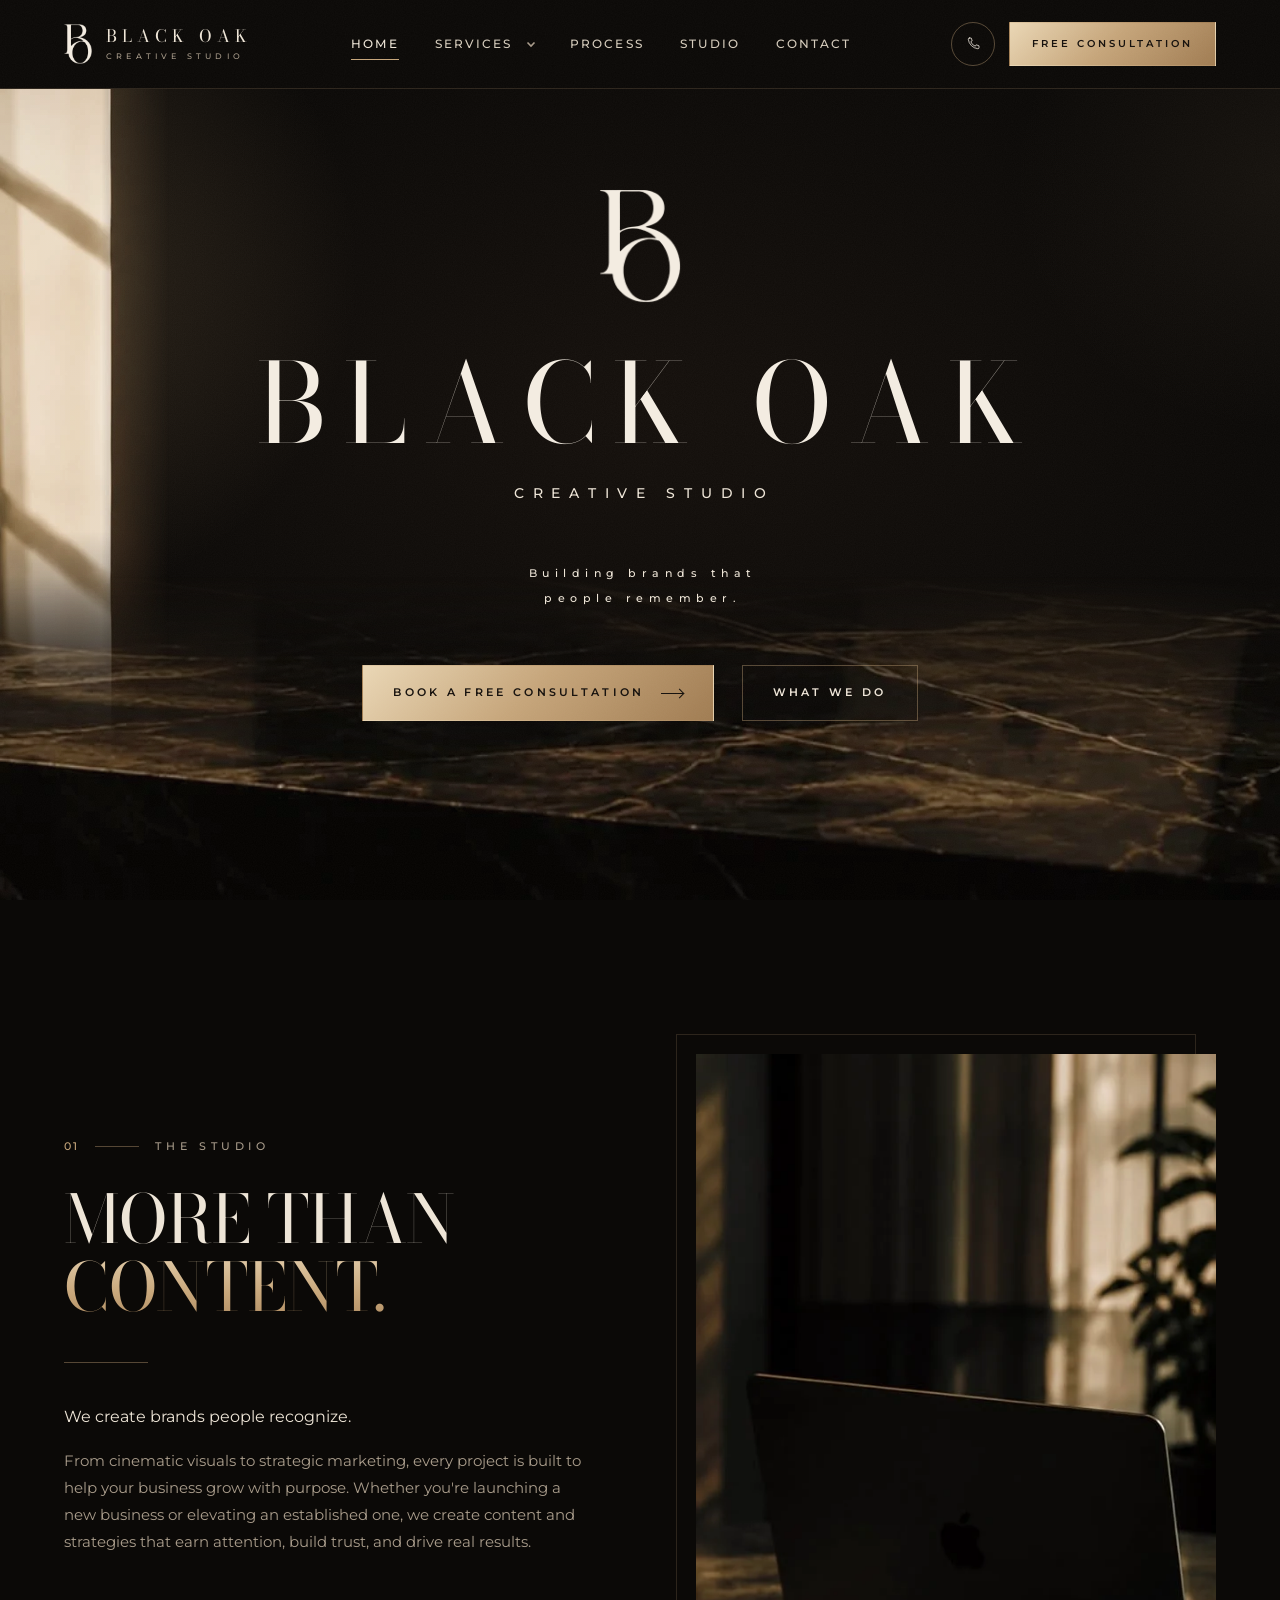
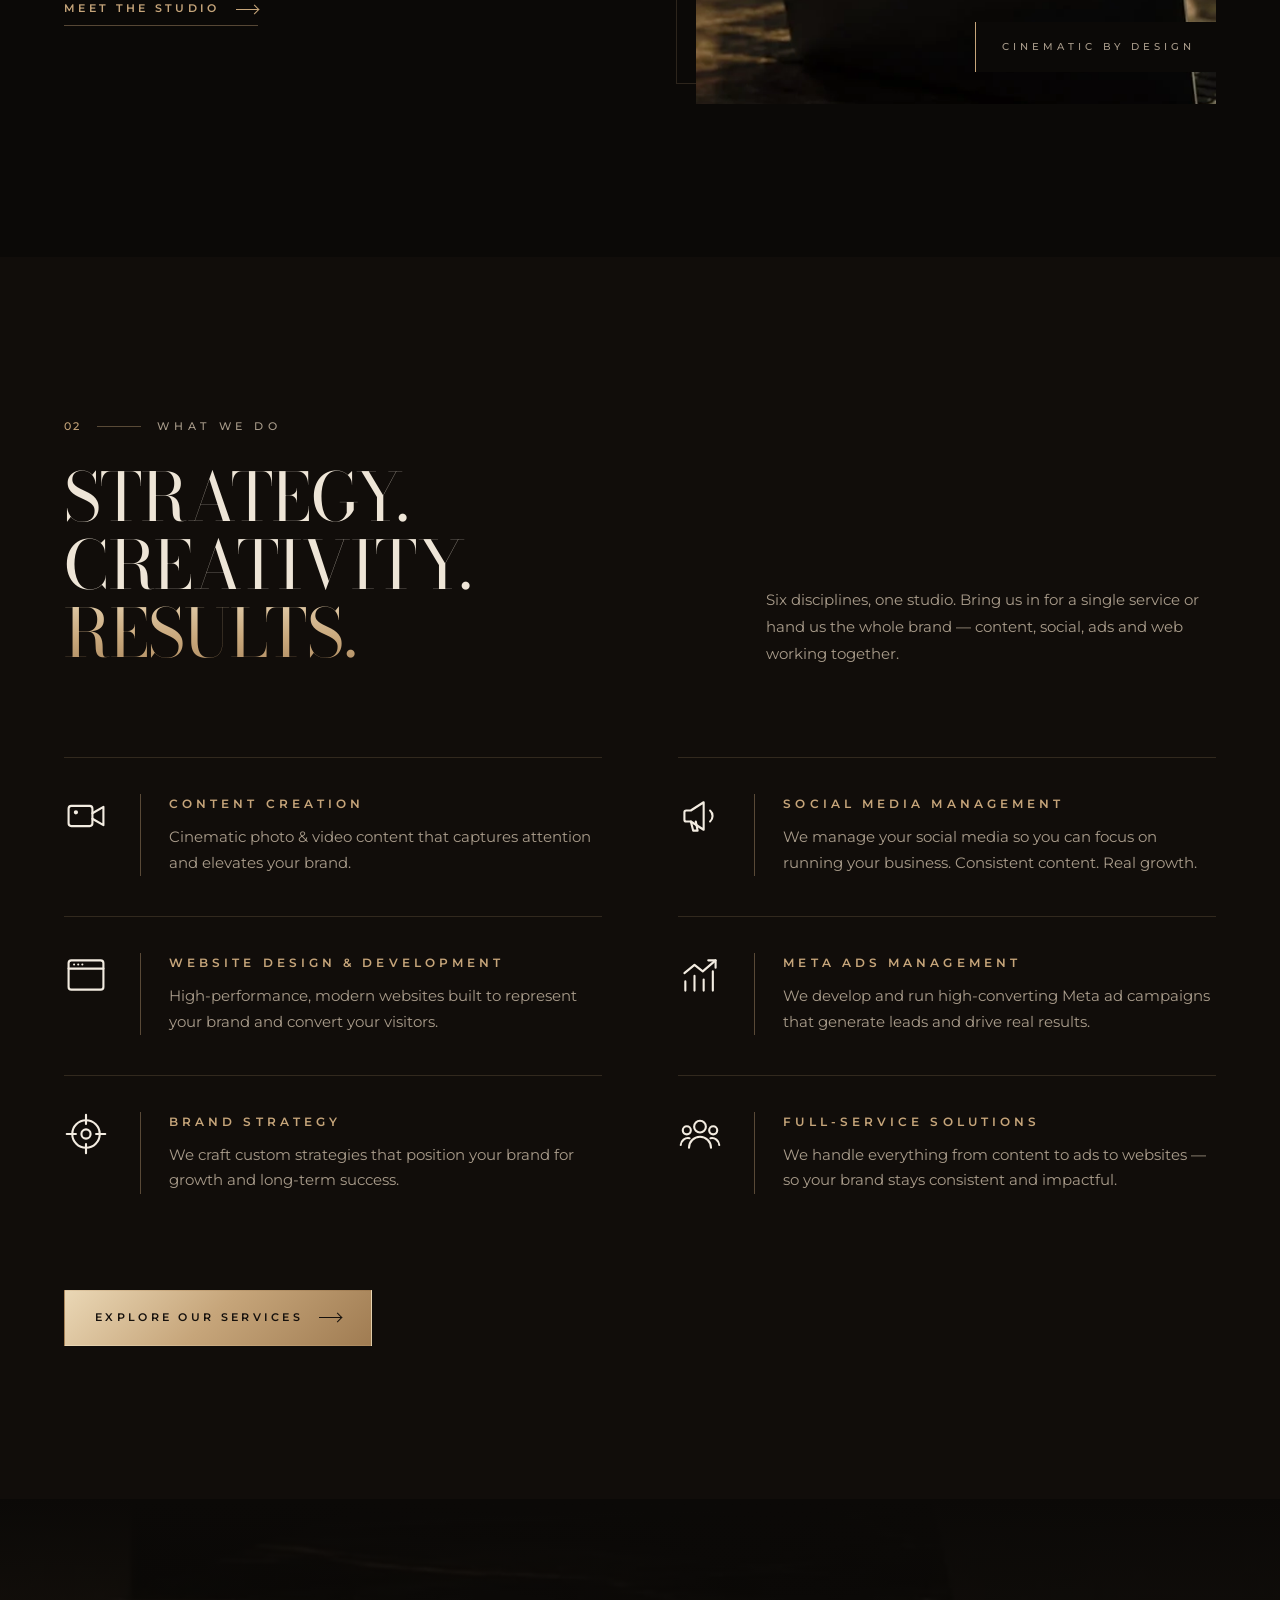
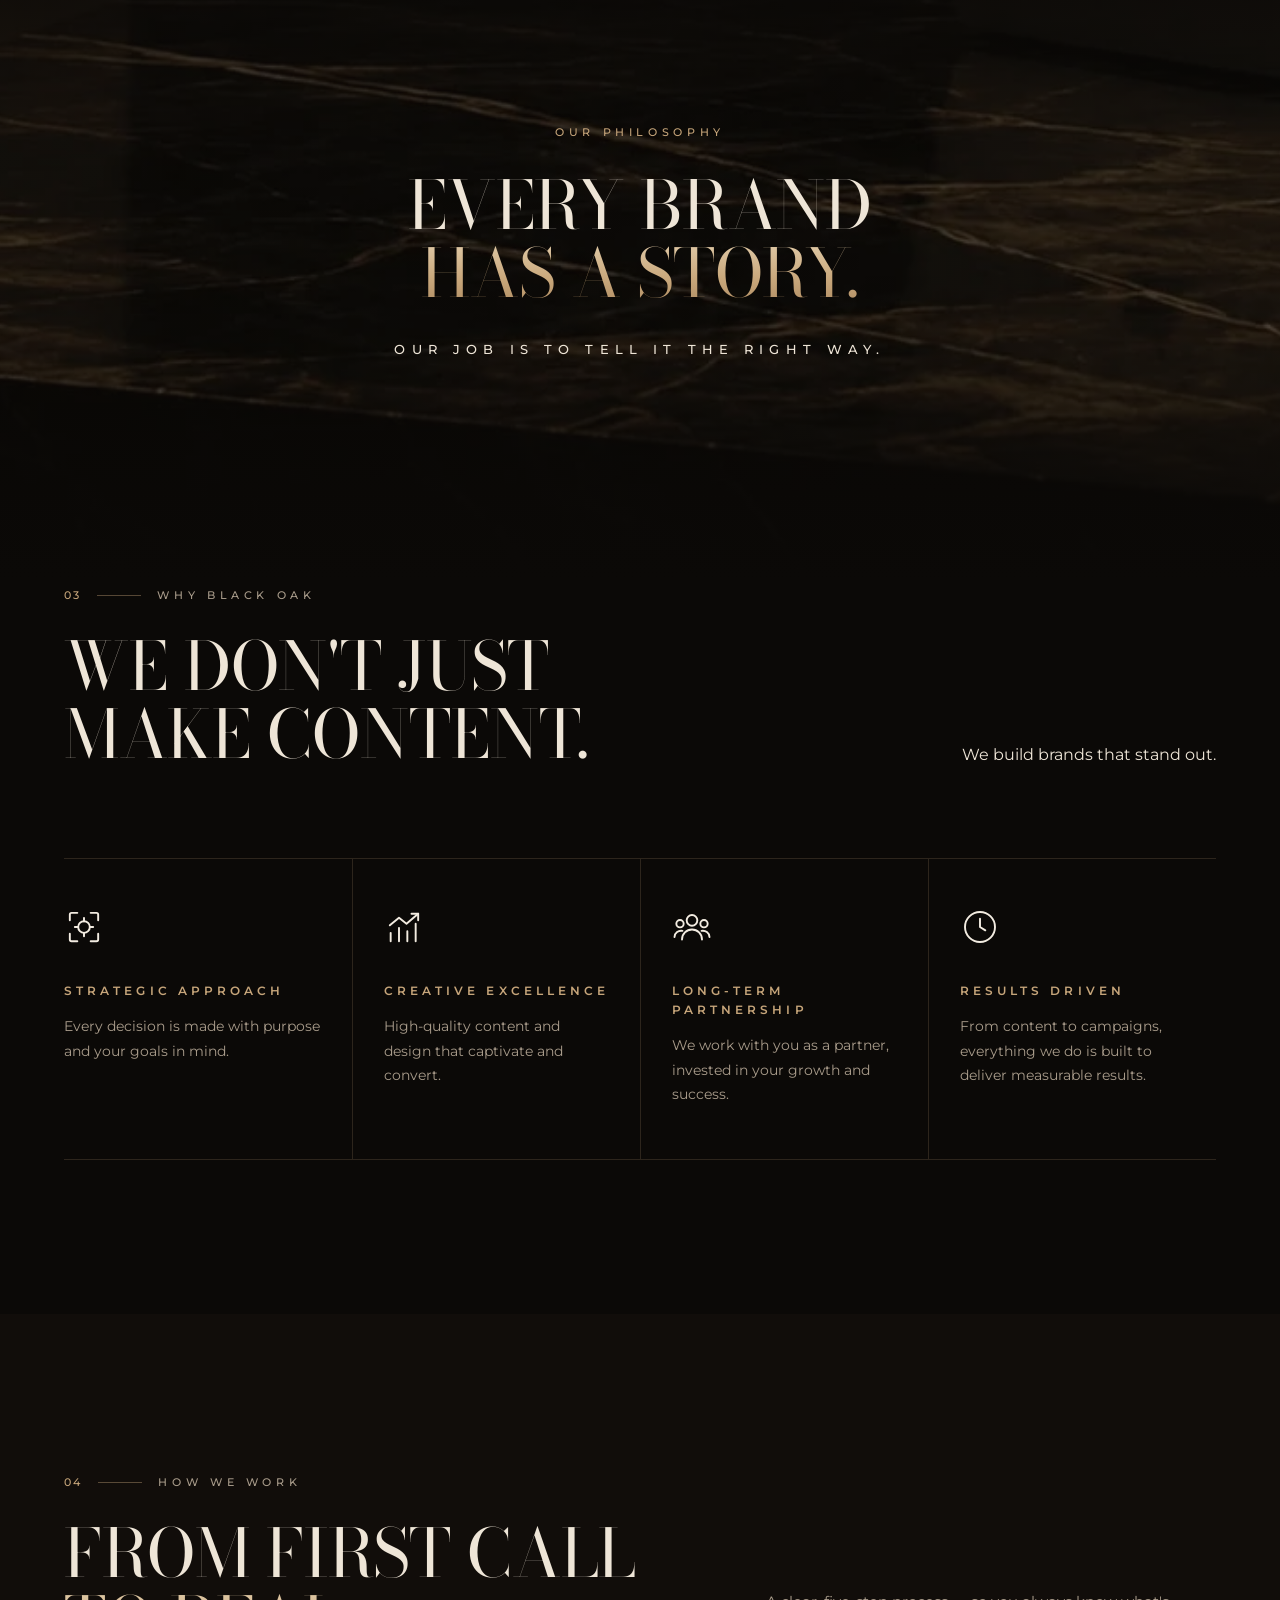
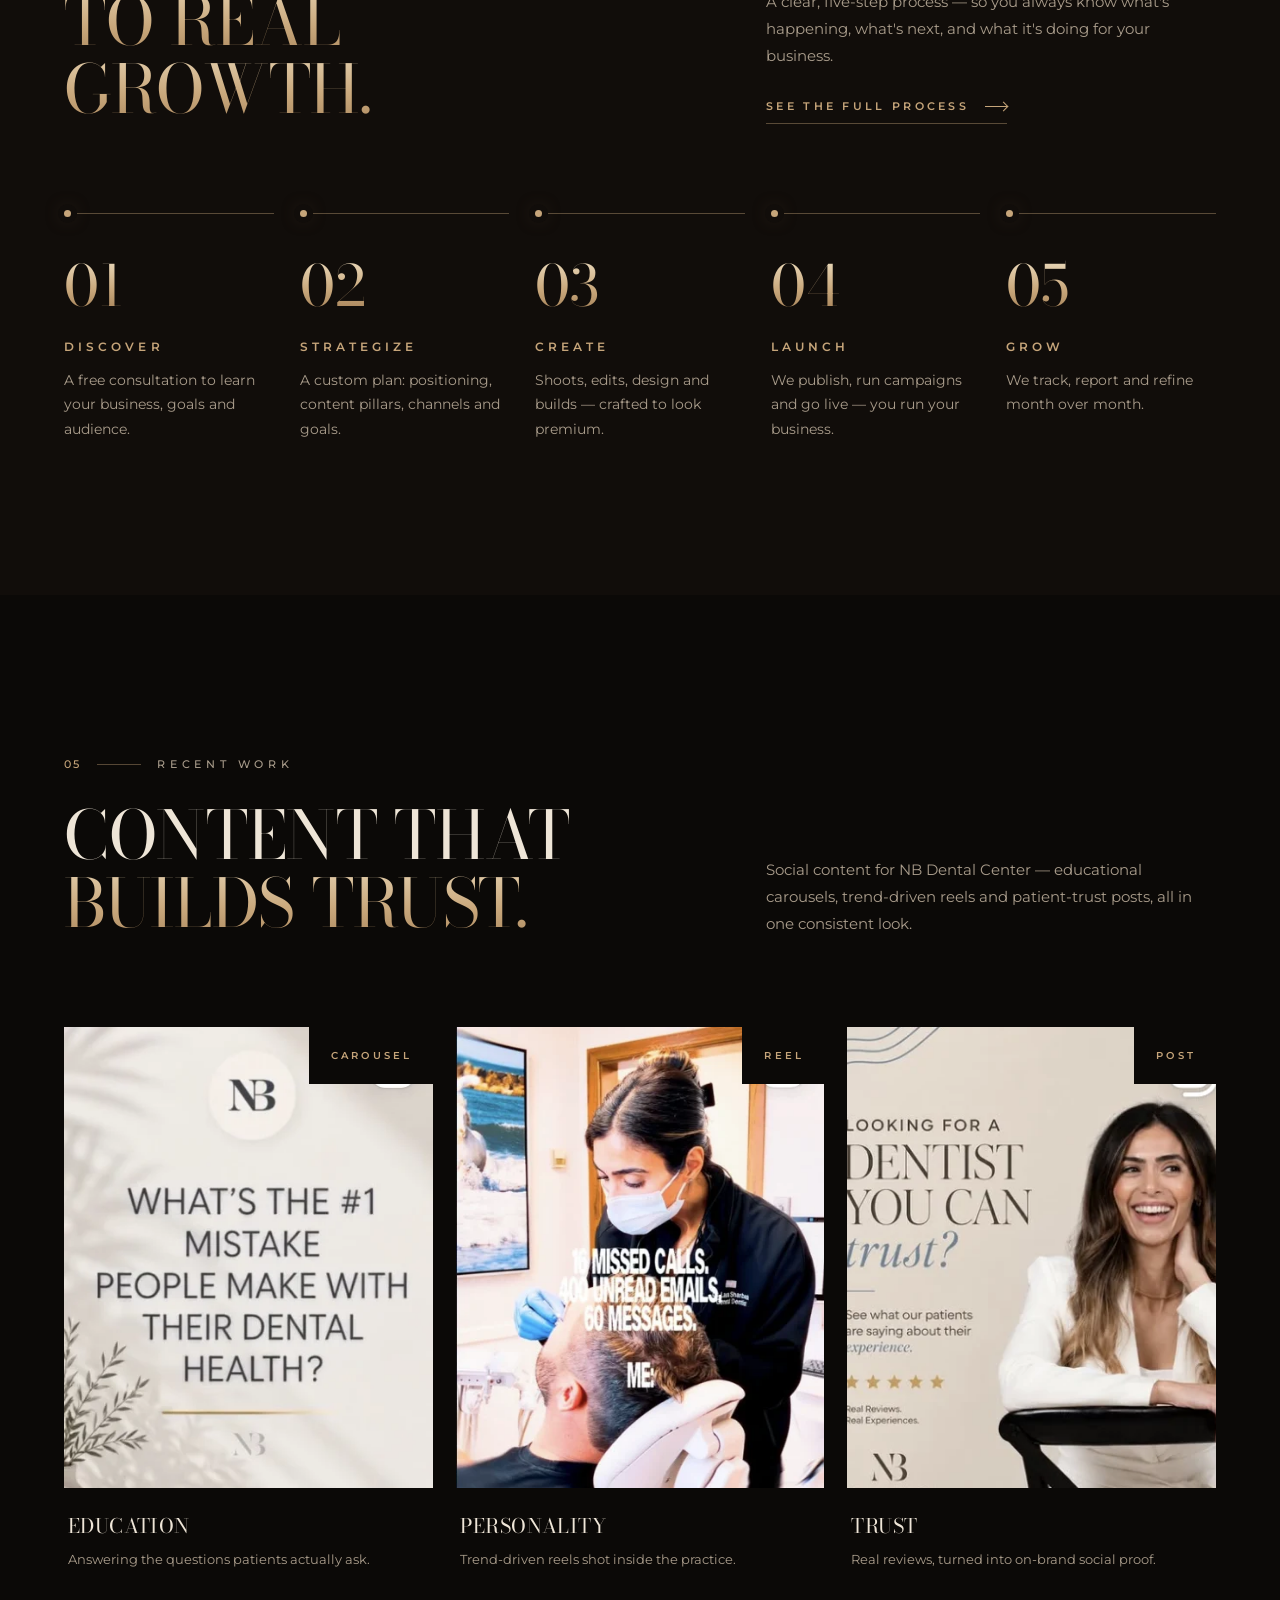
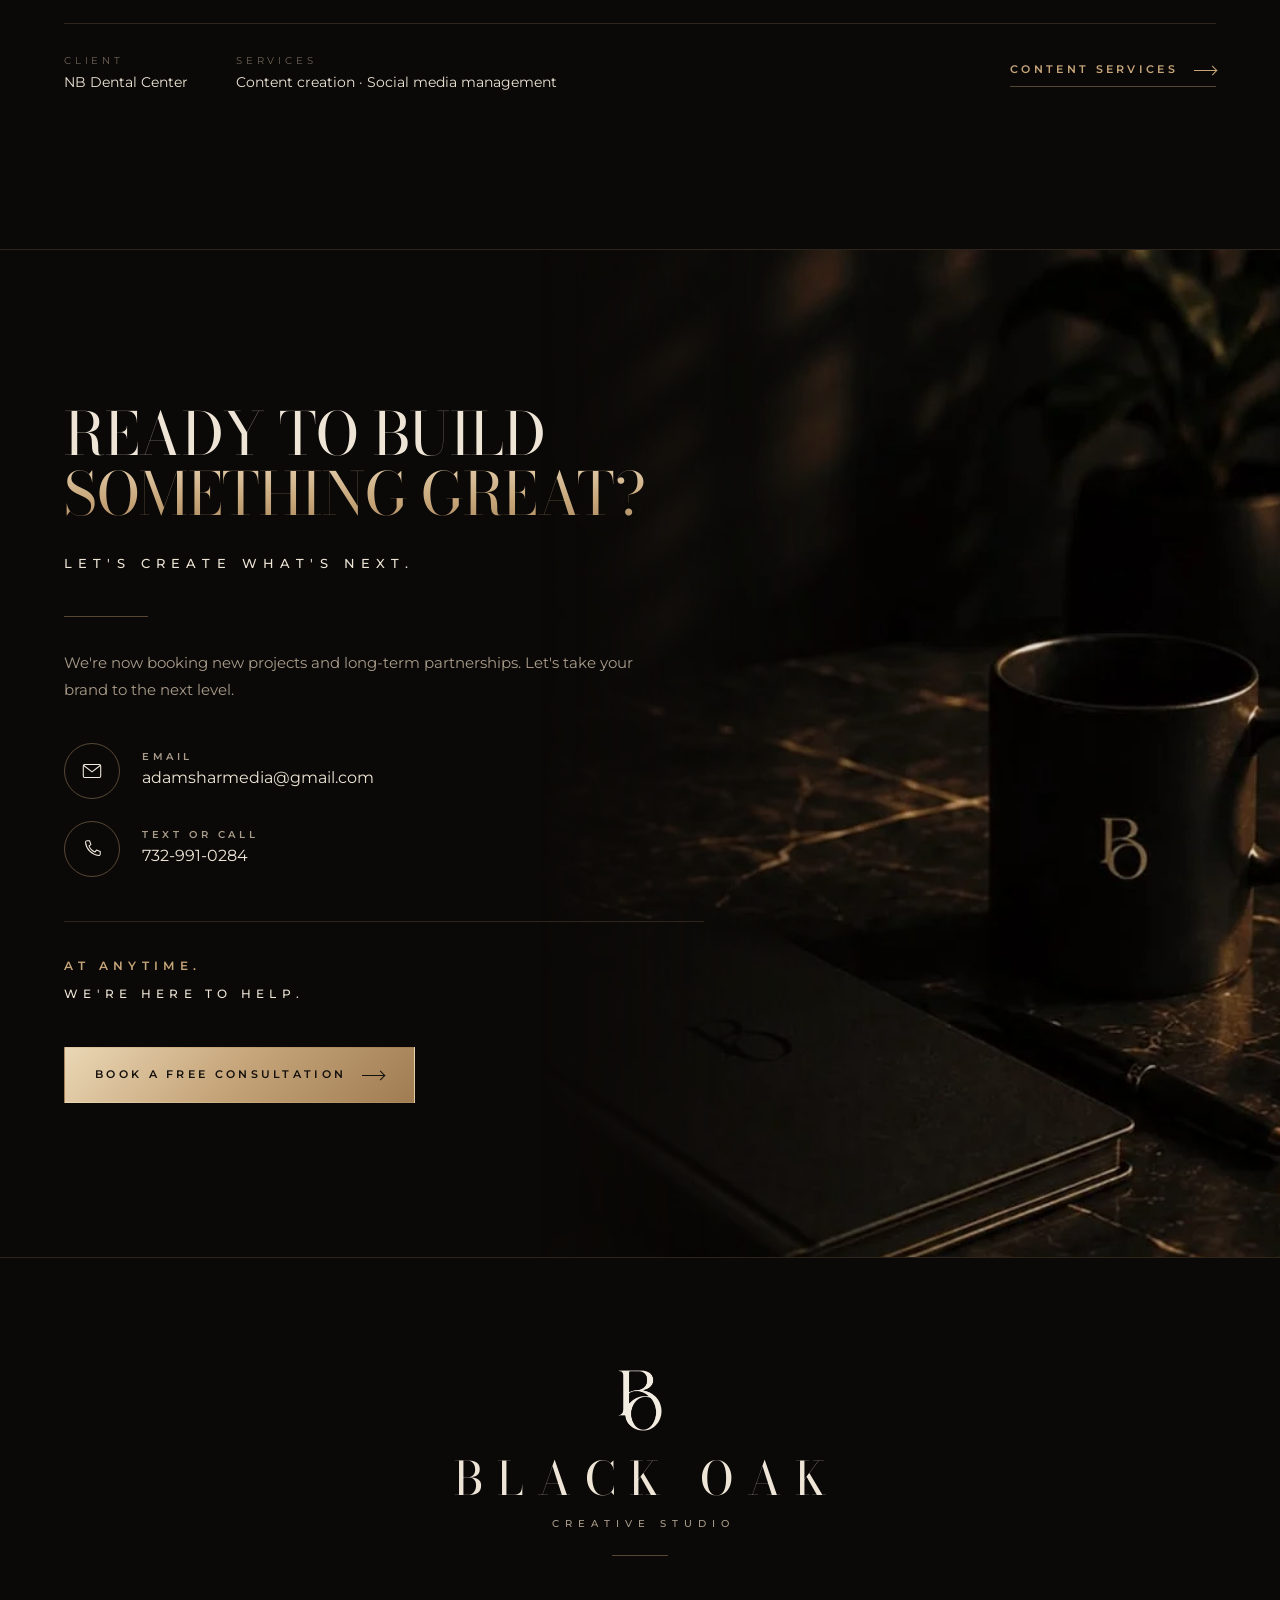
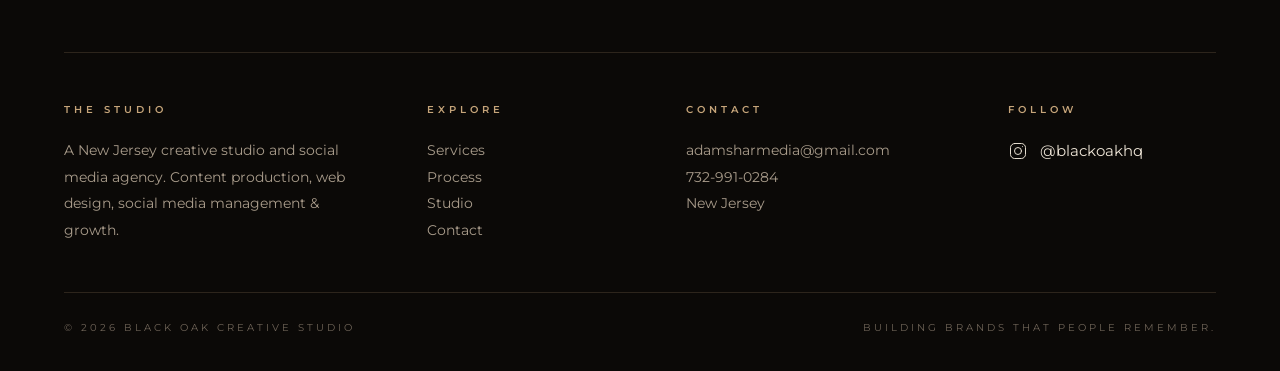
<file: index.html>
<!doctype html>
<html lang="en">
<head>
  <meta charset="utf-8">
  <meta name="viewport" content="width=device-width, initial-scale=1">
  <title>Black Oak Creative Studio — Building brands that people remember</title>
  <meta name="description" content="Black Oak is a New Jersey creative studio and social media agency. Cinematic content production, social media management, Meta ads, brand strategy and web design.">
  <meta name="theme-color" content="#0b0907">
  <meta property="og:title" content="Black Oak Creative Studio">
  <meta property="og:description" content="Building brands that people remember. Content production, web design, social media management and growth — New Jersey.">
  <meta property="og:type" content="website">
  <link rel="icon" href="assets/img/favicon-32.png" sizes="32x32" type="image/png">
  <link rel="apple-touch-icon" href="assets/img/favicon-180.png">
  <link rel="preconnect" href="https://fonts.googleapis.com">
  <link rel="preconnect" href="https://fonts.gstatic.com" crossorigin>
  <link href="https://fonts.googleapis.com/css2?family=Bodoni+Moda:opsz,wght@6..96,400..600&family=Montserrat:wght@300;400;500;600&display=swap" rel="stylesheet">
  <link rel="stylesheet" href="assets/css/styles.css">
  <script>document.documentElement.classList.add("js")</script>
  <script type="application/ld+json">
  {
    "@context": "https://schema.org",
    "@type": "ProfessionalService",
    "name": "Black Oak Creative Studio",
    "description": "Creative studio and social media agency: content production, web design, social media management and growth.",
    "email": "adamsharmedia@gmail.com",
    "telephone": "+1-732-991-0284",
    "areaServed": "New Jersey",
    "address": { "@type": "PostalAddress", "addressRegion": "NJ", "addressCountry": "US" },
    "sameAs": ["https://www.instagram.com/blackoakhq/"]
  }
  </script>
</head>
<body>
  <a class="skip" href="#main">Skip to content</a>

  <header class="site-header" data-header>
    <div class="container nav">
      <a class="brand" href="index.html" aria-label="Black Oak Creative Studio — home">
        <img class="mono" src="assets/img/logo-cream.png" alt="" width="344" height="480">
        <span class="brand__text"><span class="brand__name">BLACK OAK</span><span class="brand__sub">CREATIVE STUDIO</span></span>
      </a>
      <nav class="nav__links" aria-label="Primary">
        <ul class="nav__list">
          <li><a class="nav__link" href="index.html" aria-current="page">Home</a></li>
          <li class="has-sub">
            <a class="nav__link" href="services.html">Services</a>
            <button class="sub-toggle" type="button" aria-expanded="false" aria-controls="subnav-services" aria-label="Show all services"><svg viewBox="0 0 10 10" aria-hidden="true"><path d="M1.5 3.5 5 7l3.5-3.5"/></svg></button>
            <div class="subnav" id="subnav-services">
              <a href="services.html#content"><span>01</span><strong>Content Creation</strong><small>Cinematic photo, video &amp; reels</small></a>
              <a href="services.html#social"><span>02</span><strong>Social Media</strong><small>Managed for you, every month</small></a>
              <a href="services.html#web"><span>03</span><strong>Website Design</strong><small>Fast, modern sites that convert</small></a>
              <a href="services.html#ads"><span>04</span><strong>Meta Ads</strong><small>Campaigns that bring in leads</small></a>
              <a href="services.html#brand"><span>05</span><strong>Brand Strategy</strong><small>Positioning built for growth</small></a>
              <a href="services.html#full"><span>06</span><strong>Full-Service</strong><small>Everything, one studio</small></a>
              <a class="subnav__all" href="services.html">View all services <i class="arrow"></i></a>
            </div>
          </li>
          <li><a class="nav__link" href="process.html">Process</a></li>
          <li><a class="nav__link" href="studio.html">Studio</a></li>
          <li><a class="nav__link" href="contact.html">Contact</a></li>
        </ul>
      </nav>
      <div class="nav__end">
        <a class="nav__call" href="tel:+17329910284" aria-label="Text or call 732-991-0284" title="Text or call 732-991-0284"><svg class="ic" viewBox="0 0 24 24" aria-hidden="true"><path d="M6.6 3h2.7l1.5 4.2-2.1 1.4a11.5 11.5 0 0 0 6.7 6.7l1.4-2.1 4.2 1.5v2.7a1.7 1.7 0 0 1-1.8 1.7A16.4 16.4 0 0 1 4.9 4.8 1.7 1.7 0 0 1 6.6 3z"/></svg></a>
        <a class="btn btn--gold btn--sm nav__cta" href="contact.html">Free consultation</a>
        <button class="nav__toggle" type="button" aria-expanded="false" aria-controls="menu" aria-label="Open menu"><span></span><span></span></button>
      </div>
    </div>
  </header>

  <div class="menu" id="menu">
    <ul class="menu__links">
      <li><a href="index.html" aria-current="page"><span>01</span>Home</a></li>
      <li><a href="services.html"><span>02</span>Services</a></li>
      <li><a href="process.html"><span>03</span>Process</a></li>
      <li><a href="studio.html"><span>04</span>Studio</a></li>
      <li><a href="contact.html"><span>05</span>Contact</a></li>
    </ul>
    <div class="menu__foot">
      <a href="mailto:adamsharmedia@gmail.com">adamsharmedia@gmail.com</a>
      <a href="tel:+17329910284">732-991-0284</a>
      <a class="btn btn--gold" href="contact.html">Book a free consultation <i class="arrow"></i></a>
    </div>
  </div>

  <main id="main">
    <!-- Hero -->
    <section class="hero">
      <div class="hero__bg" aria-hidden="true">
        <img class="hero__wall" src="assets/img/wall-light.webp" alt="">
        <div class="hero__spill"></div>
        <img class="hero__marble" src="assets/img/marble.webp" alt="">
      </div>
      <div class="hero__inner">
        <img class="mono hero__mono reveal" src="assets/img/logo-cream.png" alt="" width="344" height="480">
        <h1 class="reveal" style="--d:.1s">
          <span class="hero__title" style="display:block">BLACK OAK</span>
          <span class="hero__sub" style="display:block">CREATIVE STUDIO</span>
        </h1>
        <p class="hero__tag reveal" style="--d:.35s">Building brands that<br>people remember.</p>
        <div class="actions hero__actions reveal" style="--d:.45s">
          <a class="btn btn--gold" href="contact.html">Book a free consultation <i class="arrow"></i></a>
          <a class="btn" href="services.html">What we do</a>
        </div>
      </div>
    </section>

    <!-- More than content -->
    <section class="section">
      <div class="container split">
        <div class="reveal">
          <p class="eyebrow"><span class="num">01</span><span class="dash"></span>The studio</p>
          <h2 class="h2">More than<br><span class="gold">content.</span></h2>
          <span class="rule"></span>
          <p class="lede">We create brands people recognize.</p>
          <p class="body">From cinematic visuals to strategic marketing, every project is built to help your business grow with purpose. Whether you're launching a new business or elevating an established one, we create content and strategies that earn attention, build trust, and drive real results.</p>
          <div class="actions" style="margin-top:44px">
            <a class="link" href="studio.html">Meet the studio <i class="arrow"></i></a>
          </div>
        </div>
        <div class="frame reveal" style="--d:.15s">
          <img src="assets/img/studio-room.webp" alt="Window light falling across a dark studio, a laptop resting on black marble" width="589" height="1307" loading="lazy">
          <span class="frame__tag">Cinematic by design</span>
        </div>
      </div>
    </section>

    <!-- What we do -->
    <section class="section section--raised">
      <div class="container">
        <div class="section-head">
          <div class="reveal">
            <p class="eyebrow"><span class="num">02</span><span class="dash"></span>What we do</p>
            <h2 class="h2">Strategy. Creativity.<br><span class="gold">Results.</span></h2>
          </div>
          <p class="body reveal" style="--d:.1s">Six disciplines, one studio. Bring us in for a single service or hand us the whole brand — content, social, ads and web working together.</p>
        </div>

        <div class="svc-grid">
          <article class="svc reveal">
            <span class="ic"><svg viewBox="0 0 24 24"><rect x="2.5" y="6.5" width="13" height="11" rx="1.5"/><path d="M15.5 10.5 21.5 7v10l-6-3.5"/><circle cx="6.5" cy="10" r=".6"/></svg></span>
            <span class="svc__bar"></span>
            <div><h3 class="caps">Content Creation</h3><p>Cinematic photo &amp; video content that captures attention and elevates your brand.</p></div>
          </article>
          <article class="svc reveal" style="--d:.08s">
            <span class="ic"><svg viewBox="0 0 24 24"><path d="M3.5 10v4a1 1 0 0 0 1 1H7l7 4.5v-15L7 9H4.5a1 1 0 0 0-1 1z"/><path d="M7 15l1.3 5h2.4l-1-5"/><path d="M17.5 9a4 4 0 0 1 0 6"/></svg></span>
            <span class="svc__bar"></span>
            <div><h3 class="caps">Social Media Management</h3><p>We manage your social media so you can focus on running your business. Consistent content. Real growth.</p></div>
          </article>
          <article class="svc reveal">
            <span class="ic"><svg viewBox="0 0 24 24"><rect x="2.5" y="4" width="19" height="16" rx="1.5"/><path d="M2.5 8.5h19"/><path d="M5.5 6.25h.01M7.75 6.25h.01M10 6.25h.01"/></svg></span>
            <span class="svc__bar"></span>
            <div><h3 class="caps">Website Design &amp; Development</h3><p>High-performance, modern websites built to represent your brand and convert your visitors.</p></div>
          </article>
          <article class="svc reveal" style="--d:.08s">
            <span class="ic"><svg viewBox="0 0 24 24"><path d="M4 20.5v-5M9 20.5v-8M14 20.5v-6M19 20.5V10"/><path d="M3.5 11l5.5-4.5 4.5 3.5 7-6"/><path d="M16.5 4h4v4"/></svg></span>
            <span class="svc__bar"></span>
            <div><h3 class="caps">Meta Ads Management</h3><p>We develop and run high-converting Meta ad campaigns that generate leads and drive real results.</p></div>
          </article>
          <article class="svc reveal">
            <span class="ic"><svg viewBox="0 0 24 24"><circle cx="12" cy="12" r="7.5"/><circle cx="12" cy="12" r="2.5"/><path d="M12 1.5v5M12 17.5v5M1.5 12h5M17.5 12h5"/></svg></span>
            <span class="svc__bar"></span>
            <div><h3 class="caps">Brand Strategy</h3><p>We craft custom strategies that position your brand for growth and long-term success.</p></div>
          </article>
          <article class="svc reveal" style="--d:.08s">
            <span class="ic"><svg viewBox="0 0 24 24"><circle cx="12" cy="8" r="3.2"/><path d="M6 19.5a6 6 0 0 1 12 0"/><circle cx="4.8" cy="10" r="2.2"/><path d="M1.5 18a4 4 0 0 1 4.8-3.7"/><circle cx="19.2" cy="10" r="2.2"/><path d="M22.5 18a4 4 0 0 0-4.8-3.7"/></svg></span>
            <span class="svc__bar"></span>
            <div><h3 class="caps">Full-Service Solutions</h3><p>We handle everything from content to ads to websites — so your brand stays consistent and impactful.</p></div>
          </article>
        </div>
        <div class="actions reveal">
          <a class="btn btn--gold" href="services.html">Explore our services <i class="arrow"></i></a>
        </div>
      </div>
    </section>

    <!-- Every brand has a story -->
    <section class="band">
      <img class="band__img" src="assets/img/marble.webp" alt="" loading="lazy">
      <div class="container reveal">
        <p class="eyebrow eyebrow--gold">Our philosophy</p>
        <h2 class="h2">Every brand<br><span class="gold">has a story.</span></h2>
        <p class="kicker">Our job is to tell it the right way.</p>
      </div>
    </section>

    <!-- Pillars -->
    <section class="section" style="padding-top:0">
      <div class="container">
        <div class="section-head">
          <div class="reveal">
            <p class="eyebrow"><span class="num">03</span><span class="dash"></span>Why Black Oak</p>
            <h2 class="h2">We don't just<br>make content.</h2>
          </div>
          <p class="lede reveal" style="--d:.1s">We build brands that stand out.</p>
        </div>
        <div class="pillars">
          <div class="pillar reveal">
            <span class="ic"><svg viewBox="0 0 24 24"><path d="M3.5 8V4.5a1 1 0 0 1 1-1H8M16 3.5h3.5a1 1 0 0 1 1 1V8M20.5 16v3.5a1 1 0 0 1-1 1H16M8 20.5H4.5a1 1 0 0 1-1-1V16"/><circle cx="12" cy="12" r="3.5"/><path d="M12 6.5v2M12 15.5v2M6.5 12h2M15.5 12h2"/></svg></span>
            <h3 class="caps">Strategic Approach</h3>
            <p>Every decision is made with purpose and your goals in mind.</p>
          </div>
          <div class="pillar reveal" style="--d:.08s">
            <span class="ic"><svg viewBox="0 0 24 24"><path d="M4 20.5v-5M9 20.5v-8M14 20.5v-6M19 20.5V10"/><path d="M3.5 11l5.5-4.5 4.5 3.5 7-6"/><path d="M16.5 4h4v4"/></svg></span>
            <h3 class="caps">Creative Excellence</h3>
            <p>High-quality content and design that captivate and convert.</p>
          </div>
          <div class="pillar reveal" style="--d:.16s">
            <span class="ic"><svg viewBox="0 0 24 24"><circle cx="12" cy="8" r="3.2"/><path d="M6 19.5a6 6 0 0 1 12 0"/><circle cx="4.8" cy="10" r="2.2"/><path d="M1.5 18a4 4 0 0 1 4.8-3.7"/><circle cx="19.2" cy="10" r="2.2"/><path d="M22.5 18a4 4 0 0 0-4.8-3.7"/></svg></span>
            <h3 class="caps">Long-Term Partnership</h3>
            <p>We work with you as a partner, invested in your growth and success.</p>
          </div>
          <div class="pillar reveal" style="--d:.24s">
            <span class="ic"><svg viewBox="0 0 24 24"><circle cx="12" cy="12" r="9"/><path d="M12 7v5l3.2 2"/></svg></span>
            <h3 class="caps">Results Driven</h3>
            <p>From content to campaigns, everything we do is built to deliver measurable results.</p>
          </div>
        </div>
      </div>
    </section>

    <!-- Process teaser -->
    <section class="section section--raised">
      <div class="container">
        <div class="section-head">
          <div class="reveal">
            <p class="eyebrow"><span class="num">04</span><span class="dash"></span>How we work</p>
            <h2 class="h2">From first call<br><span class="gold">to real growth.</span></h2>
          </div>
          <div class="reveal" style="--d:.1s">
            <p class="body">A clear, five-step process — so you always know what's happening, what's next, and what it's doing for your business.</p>
            <div class="actions" style="margin-top:28px"><a class="link" href="process.html">See the full process <i class="arrow"></i></a></div>
          </div>
        </div>
        <ol class="steps">
          <li class="step reveal"><span class="step__num gold">01</span><h3 class="caps">Discover</h3><p>A free consultation to learn your business, goals and audience.</p></li>
          <li class="step reveal" style="--d:.08s"><span class="step__num gold">02</span><h3 class="caps">Strategize</h3><p>A custom plan: positioning, content pillars, channels and goals.</p></li>
          <li class="step reveal" style="--d:.16s"><span class="step__num gold">03</span><h3 class="caps">Create</h3><p>Shoots, edits, design and builds — crafted to look premium.</p></li>
          <li class="step reveal" style="--d:.24s"><span class="step__num gold">04</span><h3 class="caps">Launch</h3><p>We publish, run campaigns and go live — you run your business.</p></li>
          <li class="step reveal" style="--d:.32s"><span class="step__num gold">05</span><h3 class="caps">Grow</h3><p>We track, report and refine month over month.</p></li>
        </ol>
      </div>
    </section>

    <!-- Recent work -->
    <section class="section">
      <div class="container">
        <div class="section-head">
          <div class="reveal">
            <p class="eyebrow"><span class="num">05</span><span class="dash"></span>Recent work</p>
            <h2 class="h2">Content that<br><span class="gold">builds trust.</span></h2>
          </div>
          <p class="body reveal" style="--d:.1s">Social content for NB Dental Center — educational carousels, trend-driven reels and patient-trust posts, all in one consistent look.</p>
        </div>
        <div class="work">
          <figure class="reveal">
            <img src="assets/img/work-nb-1.webp" alt="NB Dental Center post: What's the #1 mistake people make with their dental health?" width="424" height="566" loading="lazy">
            <span class="work__tag">Carousel</span>
            <figcaption><strong>Education</strong><span>Answering the questions patients actually ask.</span></figcaption>
          </figure>
          <figure class="reveal" style="--d:.08s">
            <img src="assets/img/work-nb-2.webp" alt="NB Dental Center reel filmed in the treatment room" width="427" height="566" loading="lazy">
            <span class="work__tag">Reel</span>
            <figcaption><strong>Personality</strong><span>Trend-driven reels shot inside the practice.</span></figcaption>
          </figure>
          <figure class="reveal" style="--d:.16s">
            <img src="assets/img/work-nb-3.webp" alt="NB Dental Center post: Looking for a dentist you can trust?" width="425" height="472" loading="lazy">
            <span class="work__tag">Post</span>
            <figcaption><strong>Trust</strong><span>Real reviews, turned into on-brand social proof.</span></figcaption>
          </figure>
        </div>
        <div class="work-meta reveal">
          <dl>
            <div><dt>Client</dt><dd>NB Dental Center</dd></div>
            <div><dt>Services</dt><dd>Content creation · Social media management</dd></div>
          </dl>
          <a class="link" href="services.html#content">Content services <i class="arrow"></i></a>
        </div>
      </div>
    </section>

    <!-- CTA -->
    <section class="cta">
      <div class="cta__media" aria-hidden="true"><img src="assets/img/desk-mug.webp" alt="" loading="lazy"></div>
      <div class="container">
        <div class="cta__text reveal">
          <h2 class="h2">Ready to build<br><span class="gold">something great?</span></h2>
          <p class="kicker">Let's create what's next.</p>
          <span class="rule"></span>
          <p class="body">We're now booking new projects and long-term partnerships. Let's take your brand to the next level.</p>
          <ul class="contact-list">
            <li><a href="mailto:adamsharmedia@gmail.com"><span class="ic"><svg viewBox="0 0 24 24"><rect x="2.5" y="5" width="19" height="14" rx="1.5"/><path d="M3 6l9 7 9-7"/></svg></span><span><small>Email</small><span>adamsharmedia@gmail.com</span></span></a></li>
            <li><a href="tel:+17329910284"><span class="ic"><svg viewBox="0 0 24 24"><path d="M6.6 3h2.7l1.5 4.2-2.1 1.4a11.5 11.5 0 0 0 6.7 6.7l1.4-2.1 4.2 1.5v2.7a1.7 1.7 0 0 1-1.8 1.7A16.4 16.4 0 0 1 4.9 4.8 1.7 1.7 0 0 1 6.6 3z"/></svg></span><span><small>Text or call</small><span>732-991-0284</span></span></a></li>
          </ul>
          <p class="anytime"><b>At anytime.</b><br>We're here to help.</p>
          <div class="actions"><a class="btn btn--gold" href="contact.html">Book a free consultation <i class="arrow"></i></a></div>
        </div>
      </div>
    </section>
  </main>

  <footer class="site-footer">
    <div class="container">
      <a class="lockup" href="index.html" aria-label="Black Oak Creative Studio — home">
        <img class="mono" src="assets/img/logo-cream.png" alt="" width="344" height="480">
        <span class="lockup__name">BLACK OAK</span>
        <span class="lockup__sub">CREATIVE STUDIO</span>
        <span class="lockup__line"></span>
      </a>
      <div class="footer-grid">
        <div>
          <h2>The studio</h2>
          <p>A New Jersey creative studio and social media agency. Content production, web design, social media management &amp; growth.</p>
        </div>
        <div>
          <h2>Explore</h2>
          <ul>
            <li><a href="services.html">Services</a></li>
            <li><a href="process.html">Process</a></li>
            <li><a href="studio.html">Studio</a></li>
            <li><a href="contact.html">Contact</a></li>
          </ul>
        </div>
        <div>
          <h2>Contact</h2>
          <ul>
            <li><a href="mailto:adamsharmedia@gmail.com">adamsharmedia@gmail.com</a></li>
            <li><a href="tel:+17329910284">732-991-0284</a></li>
            <li>New Jersey</li>
          </ul>
        </div>
        <div>
          <h2>Follow</h2>
          <a class="footer-social" href="https://www.instagram.com/blackoakhq/" target="_blank" rel="noopener"><span class="ic"><svg viewBox="0 0 24 24"><rect x="3" y="3" width="18" height="18" rx="5"/><circle cx="12" cy="12" r="4.2"/><path d="M17.3 6.7h.01"/></svg></span>@blackoakhq</a>
        </div>
      </div>
      <div class="footer-bottom">
        <span>© <span data-year>2026</span> Black Oak Creative Studio</span>
        <span>Building brands that people remember.</span>
      </div>
    </div>
  </footer>

  <script src="assets/js/main.js" defer></script>
</body>
</html>
</file>
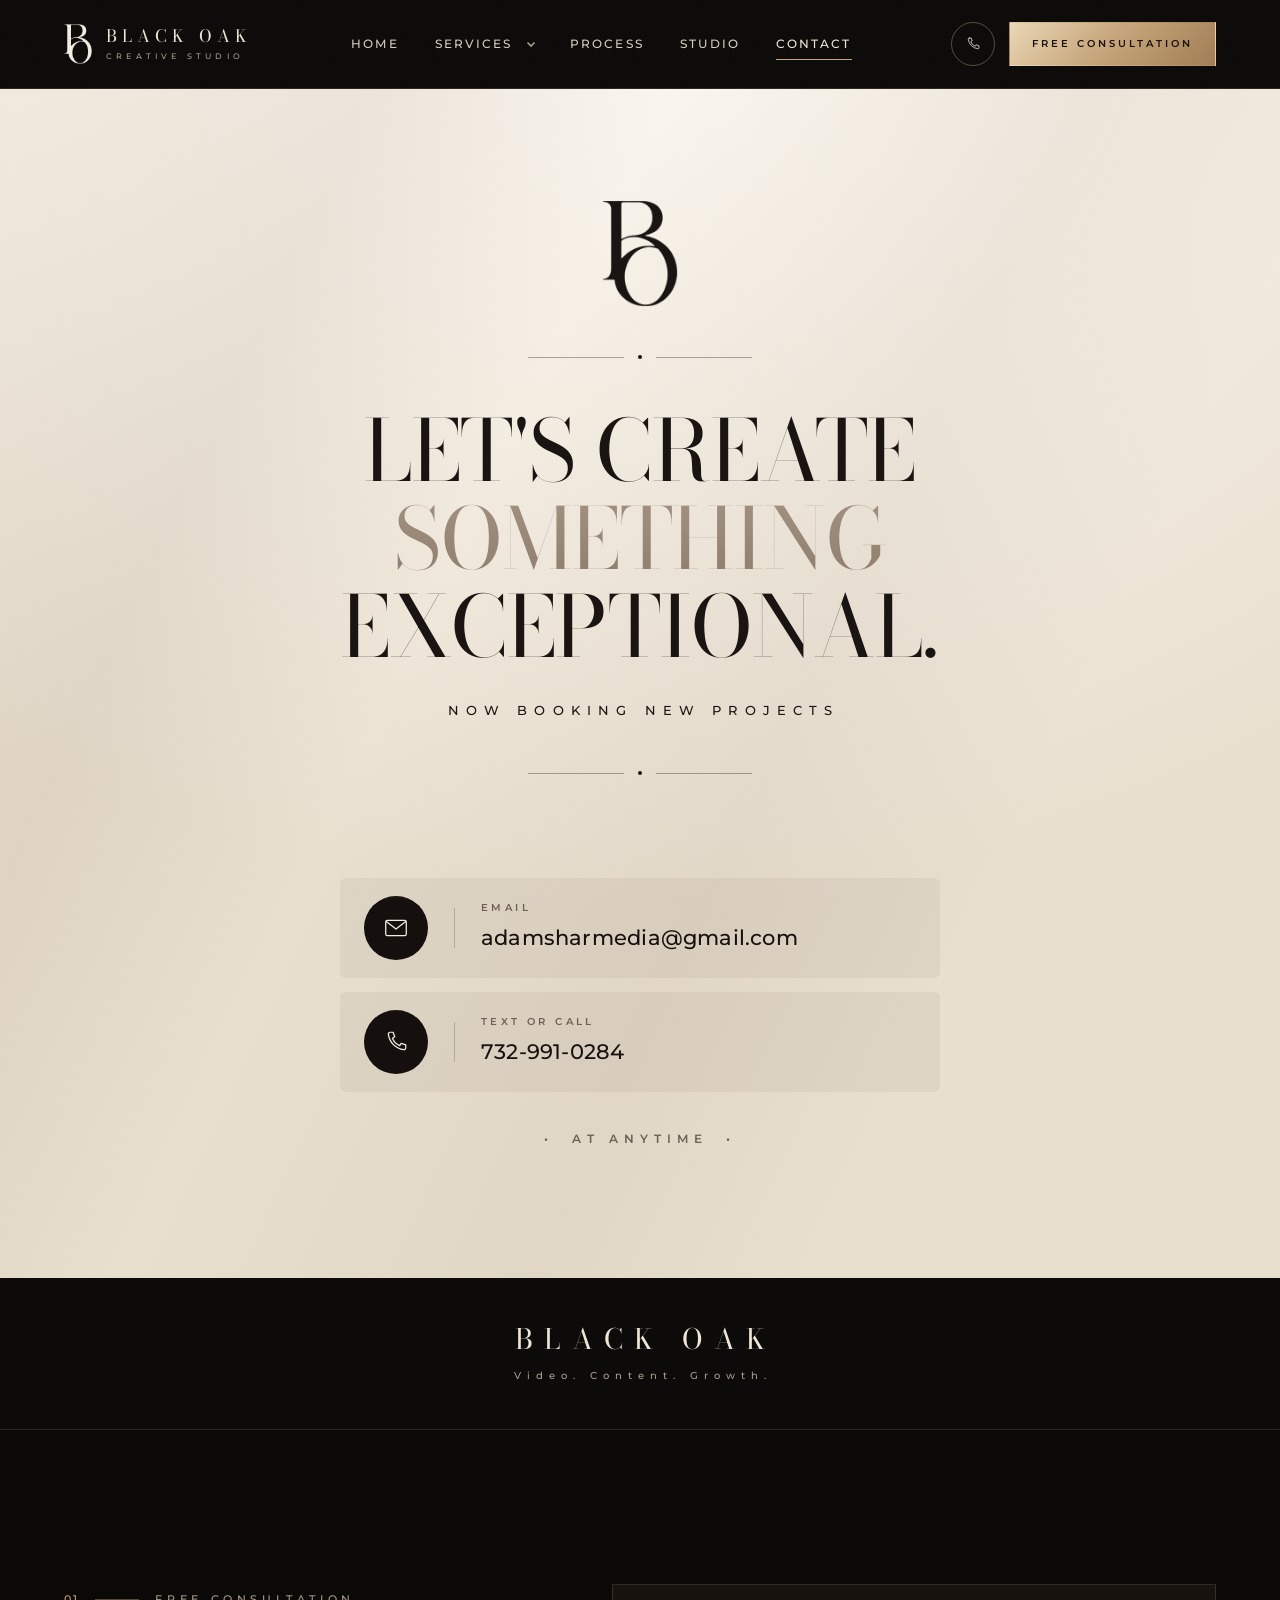
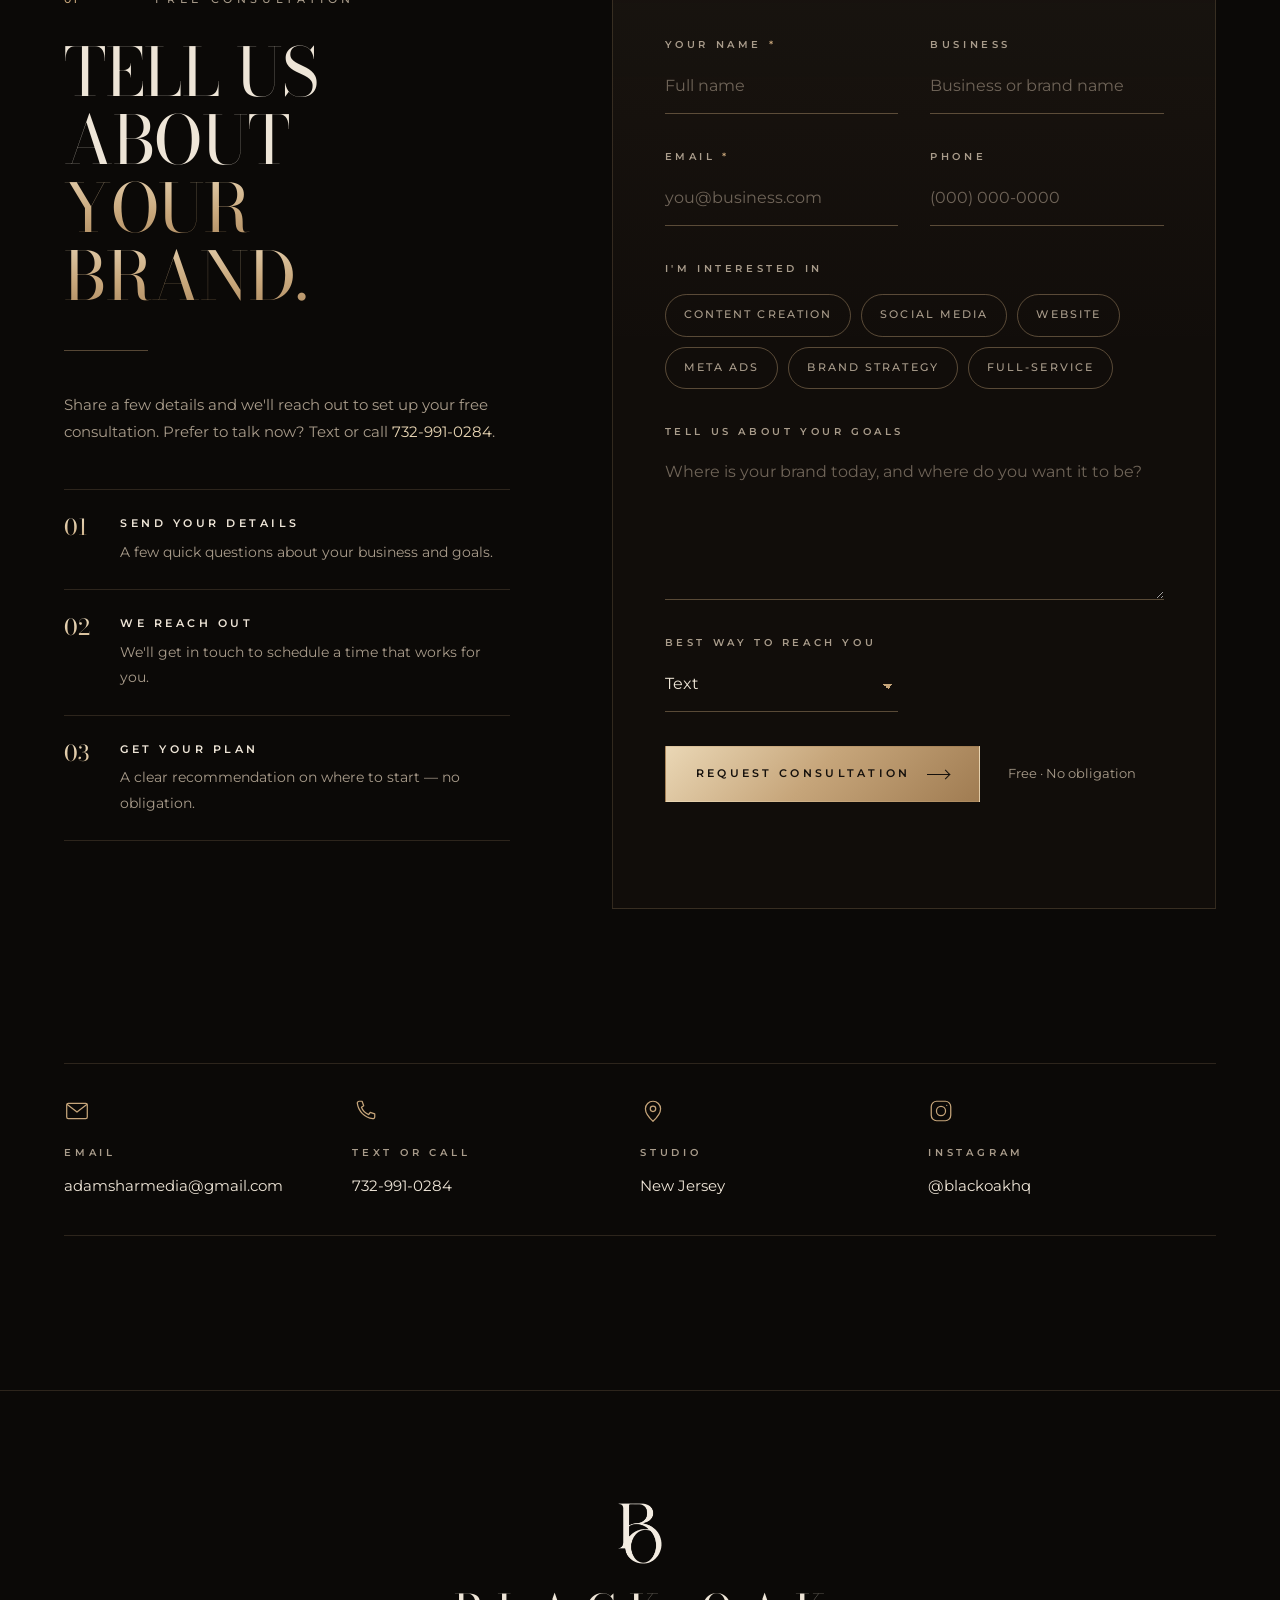
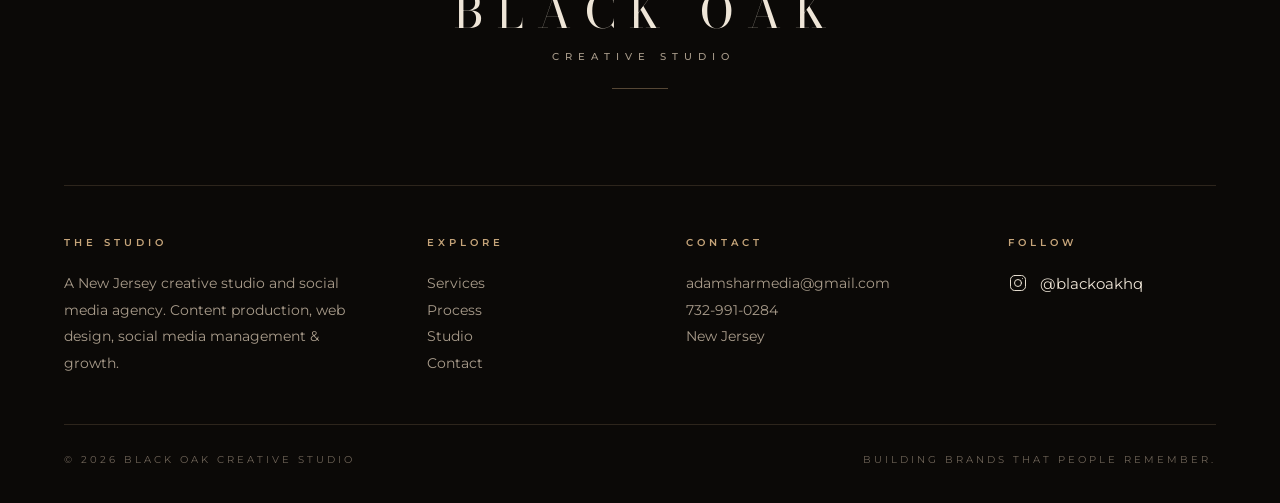
<file: contact.html>
<!doctype html>
<html lang="en">
<head>
  <meta charset="utf-8">
  <meta name="viewport" content="width=device-width, initial-scale=1">
  <title>Contact — Black Oak Creative Studio</title>
  <meta name="description" content="Book a free consultation with Black Oak. Email adamsharmedia@gmail.com or text or call 732-991-0284 — at anytime.">
  <meta name="theme-color" content="#0b0907">
  <meta property="og:title" content="Let's create something exceptional — Black Oak">
  <meta property="og:description" content="Now booking new projects. Email or text us at anytime.">
  <meta property="og:type" content="website">
  <link rel="icon" href="assets/img/favicon-32.png" sizes="32x32" type="image/png">
  <link rel="apple-touch-icon" href="assets/img/favicon-180.png">
  <link rel="preconnect" href="https://fonts.googleapis.com">
  <link rel="preconnect" href="https://fonts.gstatic.com" crossorigin>
  <link href="https://fonts.googleapis.com/css2?family=Bodoni+Moda:opsz,wght@6..96,400..600&family=Montserrat:wght@300;400;500;600&display=swap" rel="stylesheet">
  <link rel="stylesheet" href="assets/css/styles.css">
  <script>document.documentElement.classList.add("js")</script>
</head>
<body>
  <a class="skip" href="#main">Skip to content</a>

  <header class="site-header" data-header>
    <div class="container nav">
      <a class="brand" href="index.html" aria-label="Black Oak Creative Studio — home">
        <img class="mono" src="assets/img/logo-cream.png" alt="" width="344" height="480">
        <span class="brand__text"><span class="brand__name">BLACK OAK</span><span class="brand__sub">CREATIVE STUDIO</span></span>
      </a>
      <nav class="nav__links" aria-label="Primary">
        <ul class="nav__list">
          <li><a class="nav__link" href="index.html">Home</a></li>
          <li class="has-sub">
            <a class="nav__link" href="services.html">Services</a>
            <button class="sub-toggle" type="button" aria-expanded="false" aria-controls="subnav-services" aria-label="Show all services"><svg viewBox="0 0 10 10" aria-hidden="true"><path d="M1.5 3.5 5 7l3.5-3.5"/></svg></button>
            <div class="subnav" id="subnav-services">
              <a href="services.html#content"><span>01</span><strong>Content Creation</strong><small>Cinematic photo, video &amp; reels</small></a>
              <a href="services.html#social"><span>02</span><strong>Social Media</strong><small>Managed for you, every month</small></a>
              <a href="services.html#web"><span>03</span><strong>Website Design</strong><small>Fast, modern sites that convert</small></a>
              <a href="services.html#ads"><span>04</span><strong>Meta Ads</strong><small>Campaigns that bring in leads</small></a>
              <a href="services.html#brand"><span>05</span><strong>Brand Strategy</strong><small>Positioning built for growth</small></a>
              <a href="services.html#full"><span>06</span><strong>Full-Service</strong><small>Everything, one studio</small></a>
              <a class="subnav__all" href="services.html">View all services <i class="arrow"></i></a>
            </div>
          </li>
          <li><a class="nav__link" href="process.html">Process</a></li>
          <li><a class="nav__link" href="studio.html">Studio</a></li>
          <li><a class="nav__link" href="contact.html" aria-current="page">Contact</a></li>
        </ul>
      </nav>
      <div class="nav__end">
        <a class="nav__call" href="tel:+17329910284" aria-label="Text or call 732-991-0284" title="Text or call 732-991-0284"><svg class="ic" viewBox="0 0 24 24" aria-hidden="true"><path d="M6.6 3h2.7l1.5 4.2-2.1 1.4a11.5 11.5 0 0 0 6.7 6.7l1.4-2.1 4.2 1.5v2.7a1.7 1.7 0 0 1-1.8 1.7A16.4 16.4 0 0 1 4.9 4.8 1.7 1.7 0 0 1 6.6 3z"/></svg></a>
        <a class="btn btn--gold btn--sm nav__cta" href="#consultation">Free consultation</a>
        <button class="nav__toggle" type="button" aria-expanded="false" aria-controls="menu" aria-label="Open menu"><span></span><span></span></button>
      </div>
    </div>
  </header>

  <div class="menu" id="menu">
    <ul class="menu__links">
      <li><a href="index.html"><span>01</span>Home</a></li>
      <li><a href="services.html"><span>02</span>Services</a></li>
      <li><a href="process.html"><span>03</span>Process</a></li>
      <li><a href="studio.html"><span>04</span>Studio</a></li>
      <li><a href="contact.html" aria-current="page"><span>05</span>Contact</a></li>
    </ul>
    <div class="menu__foot">
      <a href="mailto:adamsharmedia@gmail.com">adamsharmedia@gmail.com</a>
      <a href="tel:+17329910284">732-991-0284</a>
      <a class="btn btn--gold" href="#consultation">Book a free consultation <i class="arrow"></i></a>
    </div>
  </div>

  <main id="main">
    <!-- Story highlight: Contact -->
    <section class="paper">
      <div class="container">
        <img class="mono reveal" src="assets/img/logo-dark.png" alt="" width="344" height="480">
        <div class="divider reveal" style="--d:.05s" aria-hidden="true"><i></i></div>
        <h1 class="h1 reveal" style="--d:.1s">Let's create<br><span class="taupe">something</span><br>exceptional.</h1>
        <p class="kicker reveal" style="--d:.2s">Now booking new projects</p>
        <div class="divider reveal" style="--d:.25s" aria-hidden="true"><i></i></div>
        <p class="eyebrow reveal" style="--d:.3s">Contact us</p>
        <div class="p-cards reveal" style="--d:.35s">
          <a class="p-card" href="mailto:adamsharmedia@gmail.com">
            <span class="ic"><svg viewBox="0 0 24 24"><rect x="2.5" y="5" width="19" height="14" rx="1.5"/><path d="M3 6l9 7 9-7"/></svg></span>
            <span class="bar"></span>
            <span><small>Email</small><strong>adamsharmedia@gmail.com</strong></span>
          </a>
          <a class="p-card" href="tel:+17329910284">
            <span class="ic"><svg viewBox="0 0 24 24"><path d="M6.6 3h2.7l1.5 4.2-2.1 1.4a11.5 11.5 0 0 0 6.7 6.7l1.4-2.1 4.2 1.5v2.7a1.7 1.7 0 0 1-1.8 1.7A16.4 16.4 0 0 1 4.9 4.8 1.7 1.7 0 0 1 6.6 3z"/></svg></span>
            <span class="bar"></span>
            <span><small>Text or call</small><strong>732-991-0284</strong></span>
          </a>
        </div>
        <p class="p-anytime reveal" style="--d:.4s">At anytime</p>
      </div>
    </section>
    <div class="strip">
      <p>BLACK OAK</p>
      <p>Video. Content. Growth.</p>
    </div>

    <!-- Consultation form -->
    <section class="section" id="consultation" style="scroll-margin-top:var(--header-h)">
      <div class="container contact-grid">
        <div class="reveal">
          <p class="eyebrow"><span class="num">01</span><span class="dash"></span>Free consultation</p>
          <h2 class="h2" style="margin-top:28px">Tell us about<br><span class="gold">your brand.</span></h2>
          <span class="rule" style="margin:40px 0"></span>
          <p class="body">Share a few details and we'll reach out to set up your free consultation. Prefer to talk now? Text or call <a href="tel:+17329910284" style="color:var(--gold-light)">732-991-0284</a>.</p>
          <ol class="next-steps">
            <li><b class="gold">01</b><div><strong>Send your details</strong><span>A few quick questions about your business and goals.</span></div></li>
            <li><b class="gold">02</b><div><strong>We reach out</strong><span>We'll get in touch to schedule a time that works for you.</span></div></li>
            <li><b class="gold">03</b><div><strong>Get your plan</strong><span>A clear recommendation on where to start — no obligation.</span></div></li>
          </ol>
        </div>

        <form class="form reveal" style="--d:.1s" data-contact-form data-endpoint="" novalidate>
          <div class="field">
            <label for="f-name">Your name <em>*</em></label>
            <input id="f-name" name="name" type="text" autocomplete="name" required placeholder="Full name">
          </div>
          <div class="field">
            <label for="f-business">Business</label>
            <input id="f-business" name="business" type="text" autocomplete="organization" placeholder="Business or brand name">
          </div>
          <div class="field">
            <label for="f-email">Email <em>*</em></label>
            <input id="f-email" name="email" type="email" autocomplete="email" required placeholder="you@business.com">
          </div>
          <div class="field">
            <label for="f-phone">Phone</label>
            <input id="f-phone" name="phone" type="tel" autocomplete="tel" placeholder="(000) 000-0000">
          </div>
          <fieldset class="form__full">
            <legend class="legend">I'm interested in</legend>
            <div class="pick">
              <label><input type="checkbox" name="services" value="Content creation"><span>Content creation</span></label>
              <label><input type="checkbox" name="services" value="Social media management"><span>Social media</span></label>
              <label><input type="checkbox" name="services" value="Website design"><span>Website</span></label>
              <label><input type="checkbox" name="services" value="Meta ads"><span>Meta ads</span></label>
              <label><input type="checkbox" name="services" value="Brand strategy"><span>Brand strategy</span></label>
              <label><input type="checkbox" name="services" value="Full-service"><span>Full-service</span></label>
            </div>
          </fieldset>
          <div class="field form__full">
            <label for="f-message">Tell us about your goals</label>
            <textarea id="f-message" name="message" rows="5" placeholder="Where is your brand today, and where do you want it to be?"></textarea>
          </div>
          <div class="field">
            <label for="f-preferred">Best way to reach you</label>
            <select id="f-preferred" name="preferred">
              <option>Text</option>
              <option>Call</option>
              <option>Email</option>
            </select>
          </div>
          <div class="form__foot">
            <button class="btn btn--gold" type="submit">Request consultation <i class="arrow"></i></button>
            <p class="form__note">Free · No obligation</p>
          </div>
          <p class="form__status" data-form-status role="status" aria-live="polite"></p>
        </form>
      </div>
    </section>

    <!-- Details -->
    <section class="section" style="padding-top:0">
      <div class="container">
        <div class="details reveal">
          <a href="mailto:adamsharmedia@gmail.com">
            <span class="ic"><svg viewBox="0 0 24 24"><rect x="2.5" y="5" width="19" height="14" rx="1.5"/><path d="M3 6l9 7 9-7"/></svg></span>
            <small>Email</small><strong>adamsharmedia@gmail.com</strong>
          </a>
          <a href="tel:+17329910284">
            <span class="ic"><svg viewBox="0 0 24 24"><path d="M6.6 3h2.7l1.5 4.2-2.1 1.4a11.5 11.5 0 0 0 6.7 6.7l1.4-2.1 4.2 1.5v2.7a1.7 1.7 0 0 1-1.8 1.7A16.4 16.4 0 0 1 4.9 4.8 1.7 1.7 0 0 1 6.6 3z"/></svg></span>
            <small>Text or call</small><strong>732-991-0284</strong>
          </a>
          <div>
            <span class="ic"><svg viewBox="0 0 24 24"><path d="M12 21.5s-7-6.3-7-11.5a7 7 0 0 1 14 0c0 5.2-7 11.5-7 11.5z"/><circle cx="12" cy="10" r="2.5"/></svg></span>
            <small>Studio</small><strong>New Jersey</strong>
          </div>
          <a href="https://www.instagram.com/blackoakhq/" target="_blank" rel="noopener">
            <span class="ic"><svg viewBox="0 0 24 24"><rect x="3" y="3" width="18" height="18" rx="5"/><circle cx="12" cy="12" r="4.2"/><path d="M17.3 6.7h.01"/></svg></span>
            <small>Instagram</small><strong>@blackoakhq</strong>
          </a>
        </div>
      </div>
    </section>
  </main>

  <footer class="site-footer">
    <div class="container">
      <a class="lockup" href="index.html" aria-label="Black Oak Creative Studio — home">
        <img class="mono" src="assets/img/logo-cream.png" alt="" width="344" height="480">
        <span class="lockup__name">BLACK OAK</span>
        <span class="lockup__sub">CREATIVE STUDIO</span>
        <span class="lockup__line"></span>
      </a>
      <div class="footer-grid">
        <div>
          <h2>The studio</h2>
          <p>A New Jersey creative studio and social media agency. Content production, web design, social media management &amp; growth.</p>
        </div>
        <div>
          <h2>Explore</h2>
          <ul>
            <li><a href="services.html">Services</a></li>
            <li><a href="process.html">Process</a></li>
            <li><a href="studio.html">Studio</a></li>
            <li><a href="contact.html">Contact</a></li>
          </ul>
        </div>
        <div>
          <h2>Contact</h2>
          <ul>
            <li><a href="mailto:adamsharmedia@gmail.com">adamsharmedia@gmail.com</a></li>
            <li><a href="tel:+17329910284">732-991-0284</a></li>
            <li>New Jersey</li>
          </ul>
        </div>
        <div>
          <h2>Follow</h2>
          <a class="footer-social" href="https://www.instagram.com/blackoakhq/" target="_blank" rel="noopener"><span class="ic"><svg viewBox="0 0 24 24"><rect x="3" y="3" width="18" height="18" rx="5"/><circle cx="12" cy="12" r="4.2"/><path d="M17.3 6.7h.01"/></svg></span>@blackoakhq</a>
        </div>
      </div>
      <div class="footer-bottom">
        <span>© <span data-year>2026</span> Black Oak Creative Studio</span>
        <span>Building brands that people remember.</span>
      </div>
    </div>
  </footer>

  <script src="assets/js/main.js" defer></script>
</body>
</html>
</file>
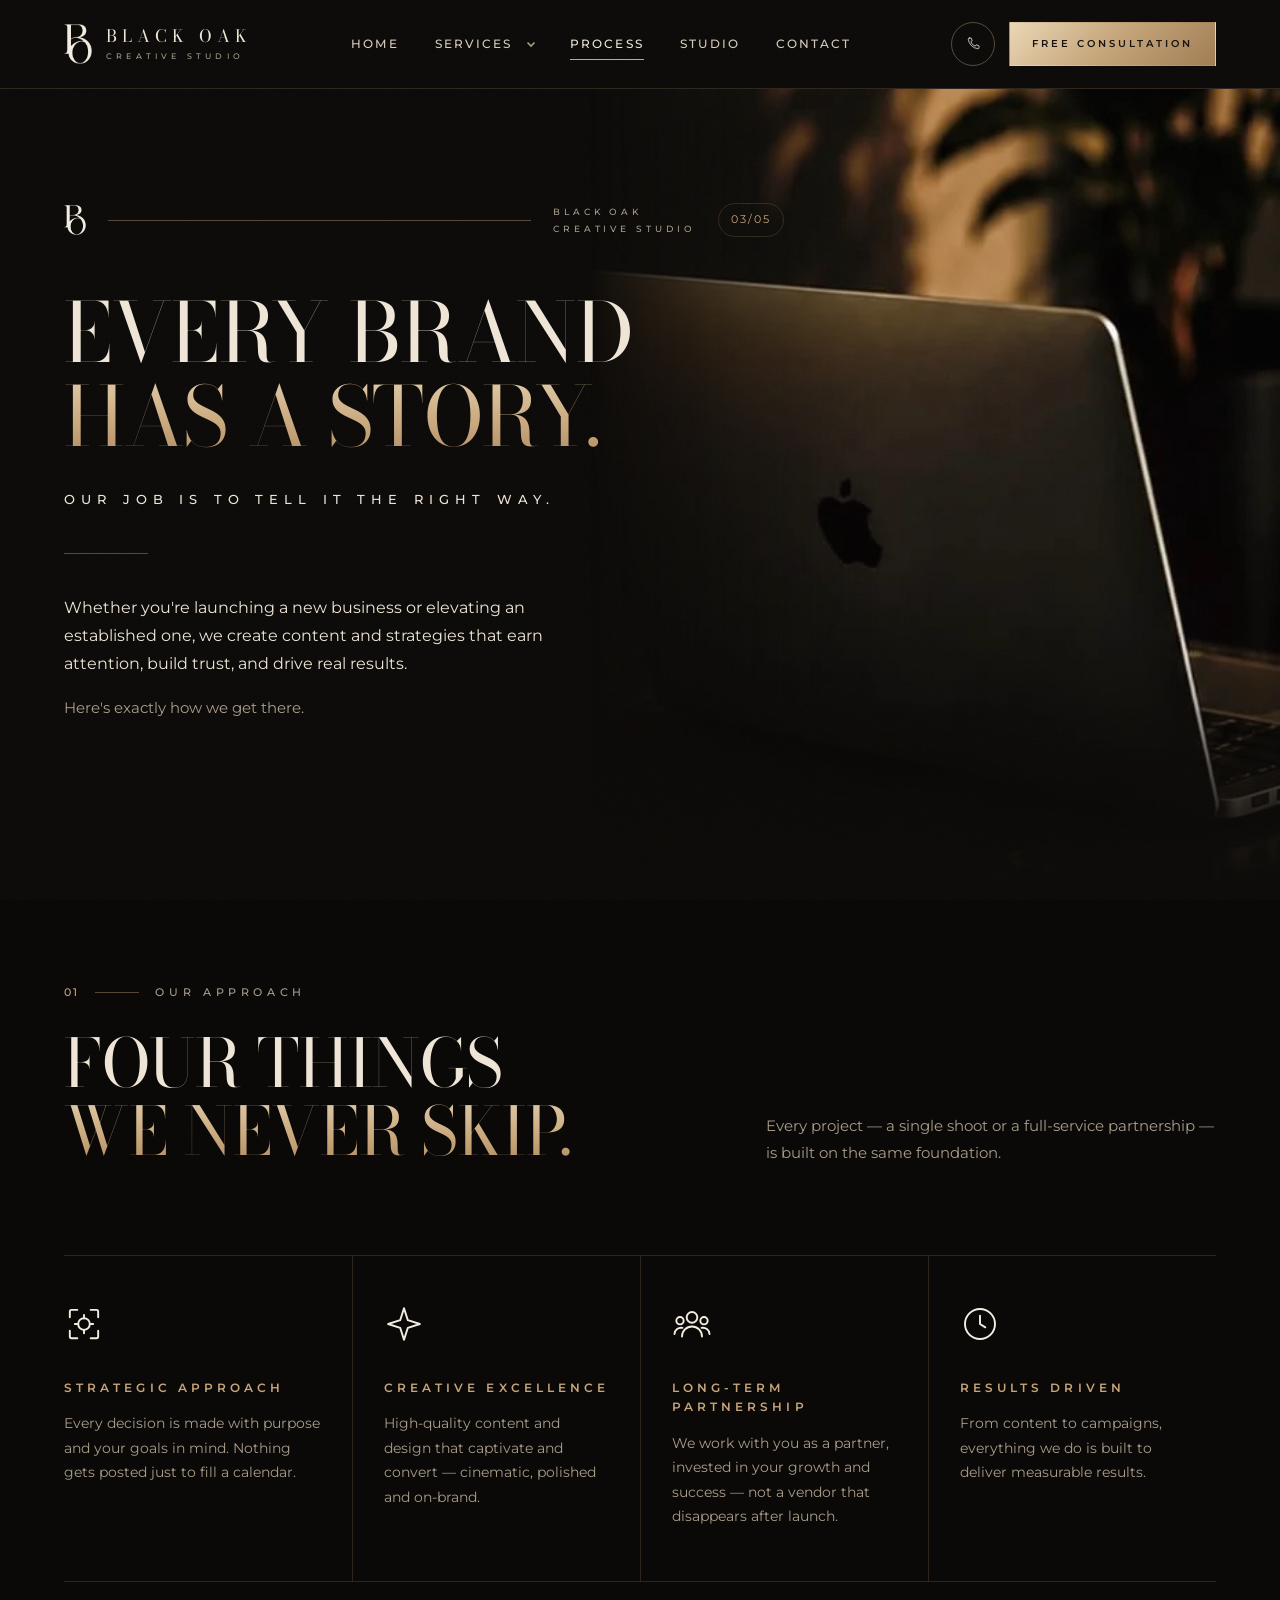
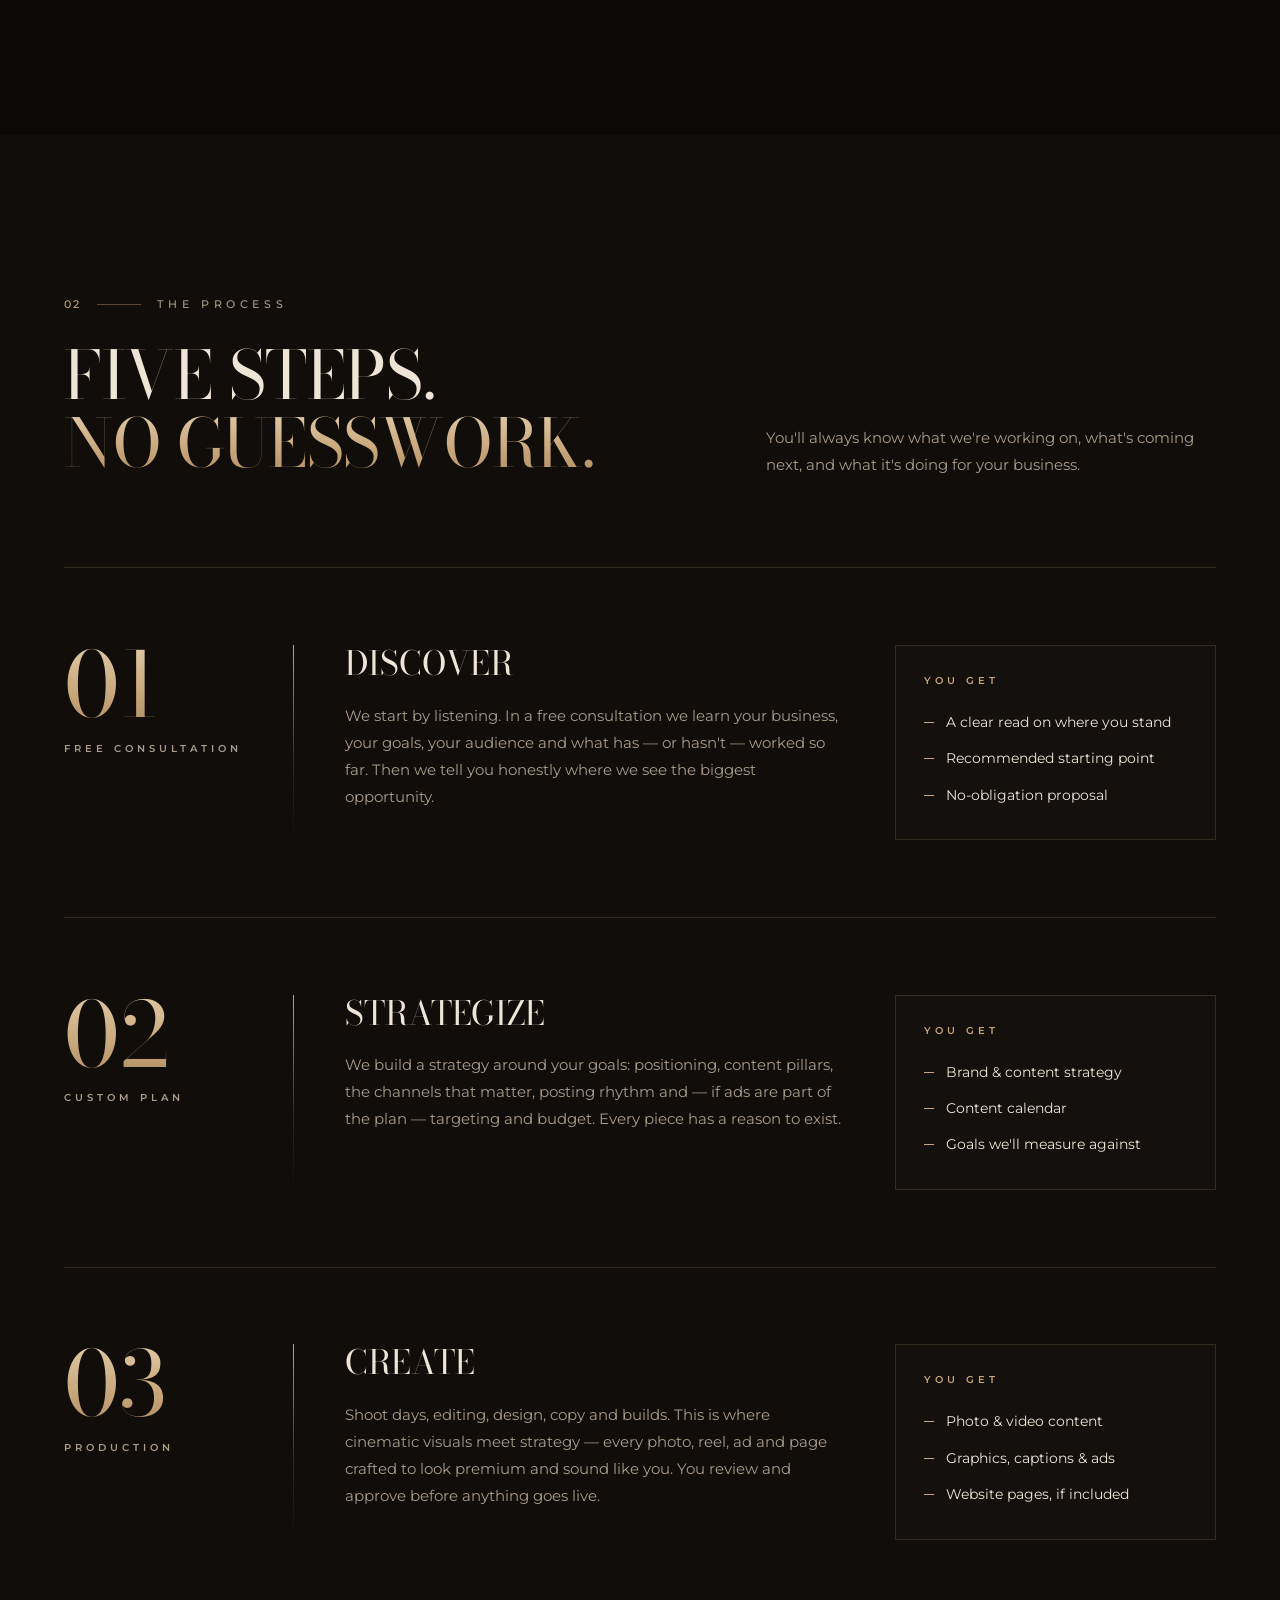
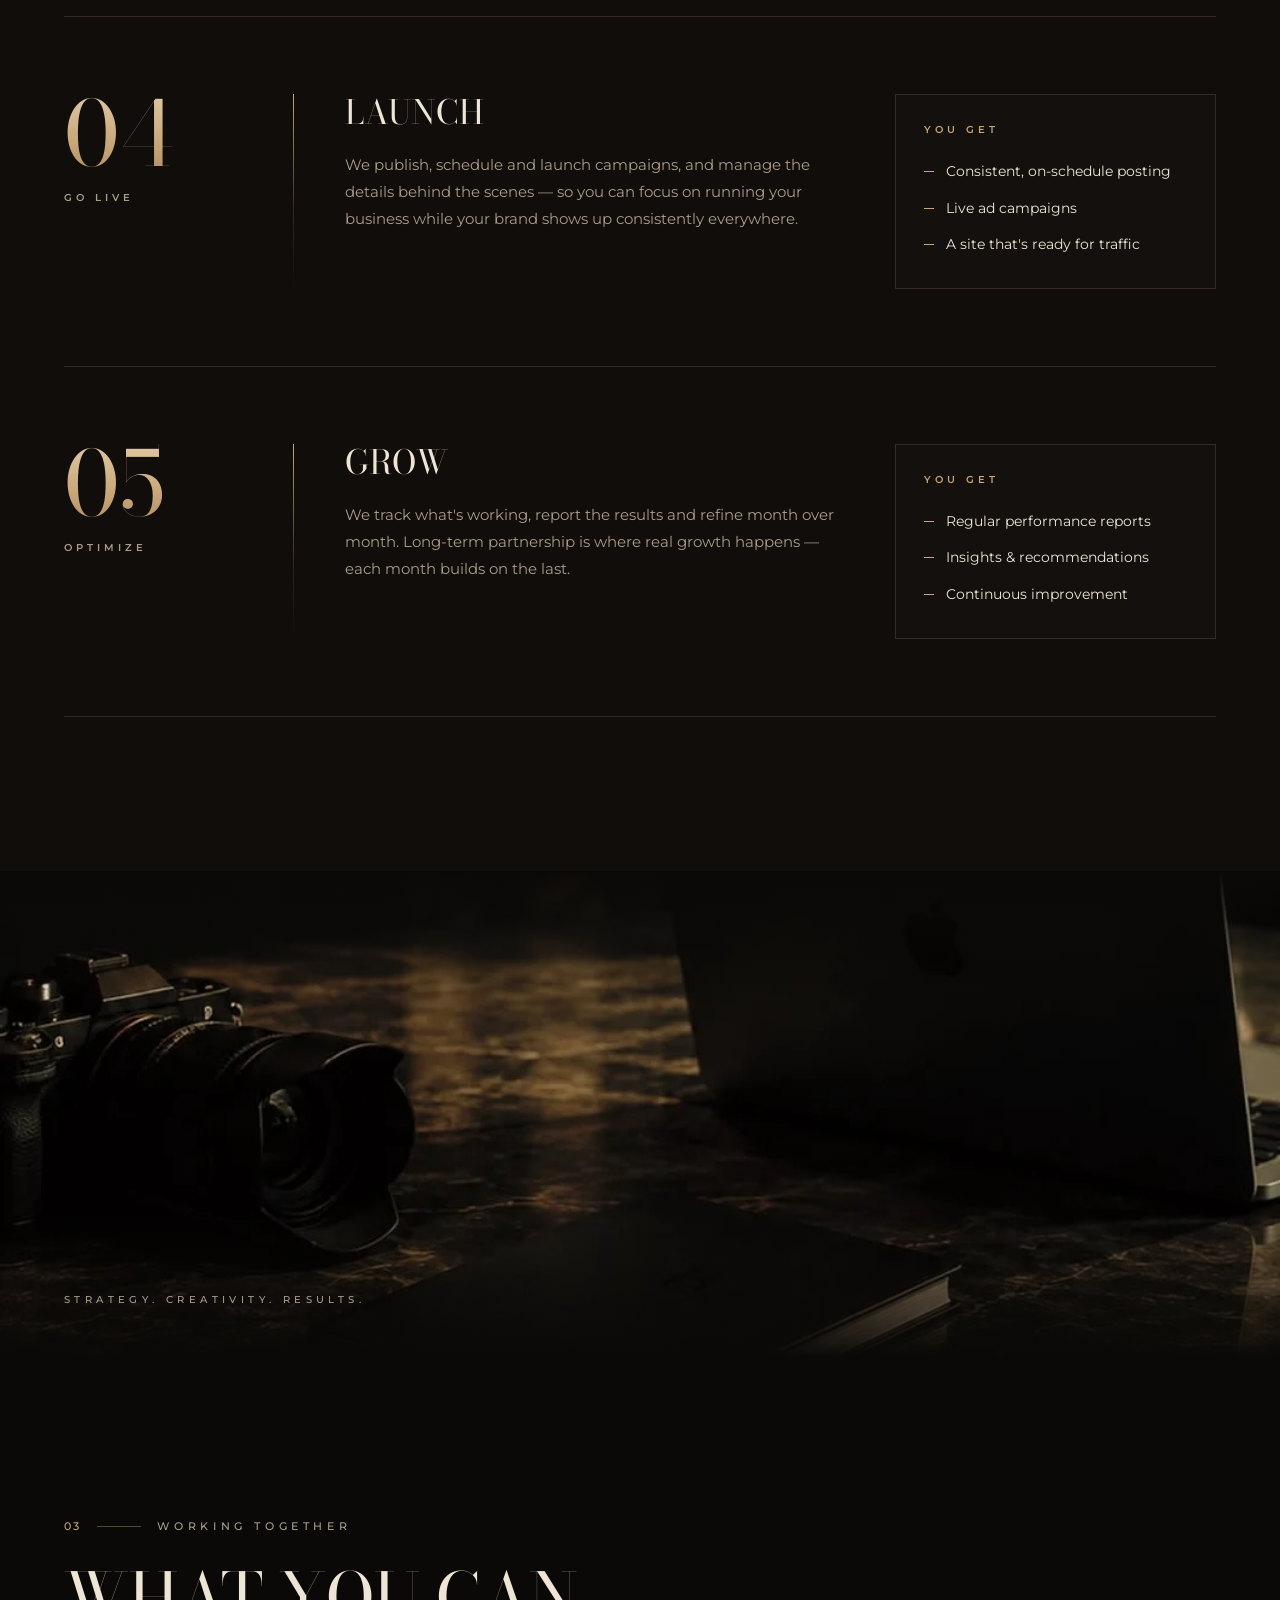
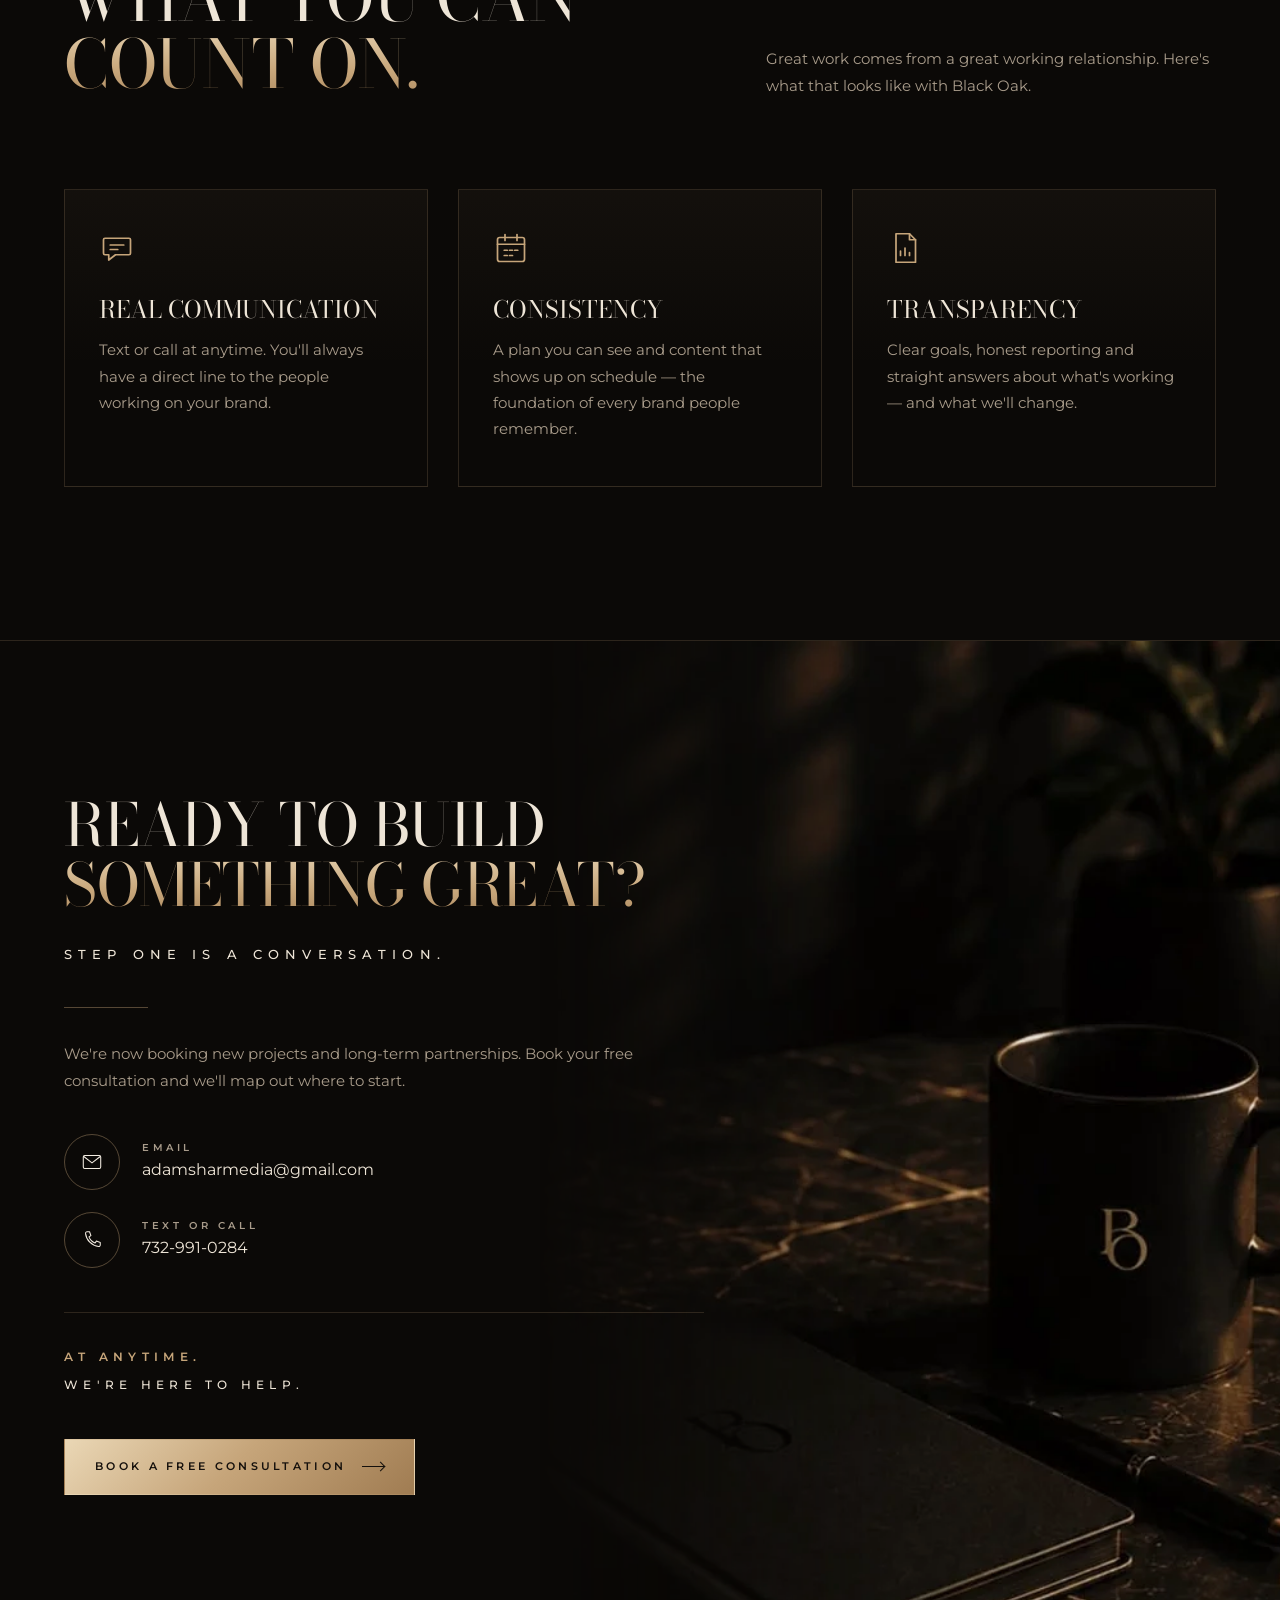
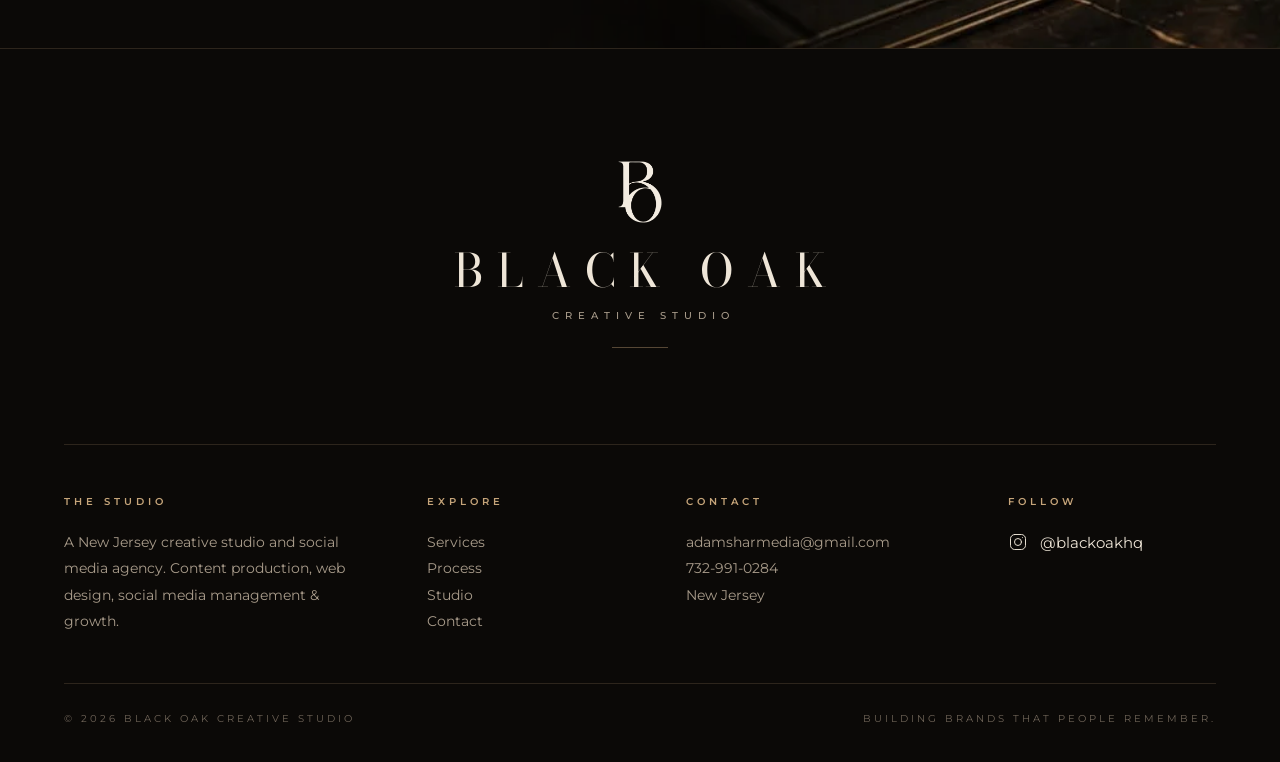
<file: process.html>
<!doctype html>
<html lang="en">
<head>
  <meta charset="utf-8">
  <meta name="viewport" content="width=device-width, initial-scale=1">
  <title>Process — Black Oak Creative Studio</title>
  <meta name="description" content="How Black Oak works: discover, strategize, create, launch and grow. A clear five-step process built around your goals.">
  <meta name="theme-color" content="#0b0907">
  <meta property="og:title" content="How we work — Black Oak Creative Studio">
  <meta property="og:description" content="Every brand has a story. Our job is to tell it the right way.">
  <meta property="og:type" content="website">
  <link rel="icon" href="assets/img/favicon-32.png" sizes="32x32" type="image/png">
  <link rel="apple-touch-icon" href="assets/img/favicon-180.png">
  <link rel="preconnect" href="https://fonts.googleapis.com">
  <link rel="preconnect" href="https://fonts.gstatic.com" crossorigin>
  <link href="https://fonts.googleapis.com/css2?family=Bodoni+Moda:opsz,wght@6..96,400..600&family=Montserrat:wght@300;400;500;600&display=swap" rel="stylesheet">
  <link rel="stylesheet" href="assets/css/styles.css">
  <script>document.documentElement.classList.add("js")</script>
</head>
<body>
  <a class="skip" href="#main">Skip to content</a>

  <header class="site-header" data-header>
    <div class="container nav">
      <a class="brand" href="index.html" aria-label="Black Oak Creative Studio — home">
        <img class="mono" src="assets/img/logo-cream.png" alt="" width="344" height="480">
        <span class="brand__text"><span class="brand__name">BLACK OAK</span><span class="brand__sub">CREATIVE STUDIO</span></span>
      </a>
      <nav class="nav__links" aria-label="Primary">
        <ul class="nav__list">
          <li><a class="nav__link" href="index.html">Home</a></li>
          <li class="has-sub">
            <a class="nav__link" href="services.html">Services</a>
            <button class="sub-toggle" type="button" aria-expanded="false" aria-controls="subnav-services" aria-label="Show all services"><svg viewBox="0 0 10 10" aria-hidden="true"><path d="M1.5 3.5 5 7l3.5-3.5"/></svg></button>
            <div class="subnav" id="subnav-services">
              <a href="services.html#content"><span>01</span><strong>Content Creation</strong><small>Cinematic photo, video &amp; reels</small></a>
              <a href="services.html#social"><span>02</span><strong>Social Media</strong><small>Managed for you, every month</small></a>
              <a href="services.html#web"><span>03</span><strong>Website Design</strong><small>Fast, modern sites that convert</small></a>
              <a href="services.html#ads"><span>04</span><strong>Meta Ads</strong><small>Campaigns that bring in leads</small></a>
              <a href="services.html#brand"><span>05</span><strong>Brand Strategy</strong><small>Positioning built for growth</small></a>
              <a href="services.html#full"><span>06</span><strong>Full-Service</strong><small>Everything, one studio</small></a>
              <a class="subnav__all" href="services.html">View all services <i class="arrow"></i></a>
            </div>
          </li>
          <li><a class="nav__link" href="process.html" aria-current="page">Process</a></li>
          <li><a class="nav__link" href="studio.html">Studio</a></li>
          <li><a class="nav__link" href="contact.html">Contact</a></li>
        </ul>
      </nav>
      <div class="nav__end">
        <a class="nav__call" href="tel:+17329910284" aria-label="Text or call 732-991-0284" title="Text or call 732-991-0284"><svg class="ic" viewBox="0 0 24 24" aria-hidden="true"><path d="M6.6 3h2.7l1.5 4.2-2.1 1.4a11.5 11.5 0 0 0 6.7 6.7l1.4-2.1 4.2 1.5v2.7a1.7 1.7 0 0 1-1.8 1.7A16.4 16.4 0 0 1 4.9 4.8 1.7 1.7 0 0 1 6.6 3z"/></svg></a>
        <a class="btn btn--gold btn--sm nav__cta" href="contact.html">Free consultation</a>
        <button class="nav__toggle" type="button" aria-expanded="false" aria-controls="menu" aria-label="Open menu"><span></span><span></span></button>
      </div>
    </div>
  </header>

  <div class="menu" id="menu">
    <ul class="menu__links">
      <li><a href="index.html"><span>01</span>Home</a></li>
      <li><a href="services.html"><span>02</span>Services</a></li>
      <li><a href="process.html" aria-current="page"><span>03</span>Process</a></li>
      <li><a href="studio.html"><span>04</span>Studio</a></li>
      <li><a href="contact.html"><span>05</span>Contact</a></li>
    </ul>
    <div class="menu__foot">
      <a href="mailto:adamsharmedia@gmail.com">adamsharmedia@gmail.com</a>
      <a href="tel:+17329910284">732-991-0284</a>
      <a class="btn btn--gold" href="contact.html">Book a free consultation <i class="arrow"></i></a>
    </div>
  </div>

  <main id="main">
    <!-- Page hero (carousel slide 4) -->
    <section class="page-hero">
      <div class="page-hero__media" aria-hidden="true"><img src="assets/img/window-light.webp" alt=""></div>
      <div class="container">
        <div class="page-hero__content">
          <div class="slidebar reveal">
            <img class="mono" src="assets/img/logo-cream.png" alt="" width="344" height="480">
            <span class="slidebar__rule"></span>
            <span class="slidebar__meta">Black Oak<br>Creative Studio</span>
            <span class="slidebar__count">03/05</span>
          </div>
          <h1 class="h1 reveal" style="--d:.1s">Every brand<br><span class="gold">has a story.</span></h1>
          <p class="kicker reveal" style="--d:.2s">Our job is to tell it the right way.</p>
          <span class="rule reveal" style="--d:.25s"></span>
          <p class="lede reveal" style="--d:.3s">Whether you're launching a new business or elevating an established one, we create content and strategies that earn attention, build trust, and drive real results.</p>
          <p class="body reveal" style="--d:.35s">Here's exactly how we get there.</p>
        </div>
      </div>
    </section>

    <!-- Approach -->
    <section class="section" style="padding-top:clamp(48px,6vw,96px)">
      <div class="container">
        <div class="section-head">
          <div class="reveal">
            <p class="eyebrow"><span class="num">01</span><span class="dash"></span>Our approach</p>
            <h2 class="h2">Four things<br><span class="gold">we never skip.</span></h2>
          </div>
          <p class="body reveal" style="--d:.1s">Every project — a single shoot or a full-service partnership — is built on the same foundation.</p>
        </div>
        <div class="pillars">
          <div class="pillar reveal">
            <span class="ic"><svg viewBox="0 0 24 24"><path d="M3.5 8V4.5a1 1 0 0 1 1-1H8M16 3.5h3.5a1 1 0 0 1 1 1V8M20.5 16v3.5a1 1 0 0 1-1 1H16M8 20.5H4.5a1 1 0 0 1-1-1V16"/><circle cx="12" cy="12" r="3.5"/><path d="M12 6.5v2M12 15.5v2M6.5 12h2M15.5 12h2"/></svg></span>
            <h3 class="caps">Strategic Approach</h3>
            <p>Every decision is made with purpose and your goals in mind. Nothing gets posted just to fill a calendar.</p>
          </div>
          <div class="pillar reveal" style="--d:.08s">
            <span class="ic"><svg viewBox="0 0 24 24"><path d="M12 2.5l2.3 7.2 7.2 2.3-7.2 2.3-2.3 7.2-2.3-7.2L2.5 12l7.2-2.3z"/></svg></span>
            <h3 class="caps">Creative Excellence</h3>
            <p>High-quality content and design that captivate and convert — cinematic, polished and on-brand.</p>
          </div>
          <div class="pillar reveal" style="--d:.16s">
            <span class="ic"><svg viewBox="0 0 24 24"><circle cx="12" cy="8" r="3.2"/><path d="M6 19.5a6 6 0 0 1 12 0"/><circle cx="4.8" cy="10" r="2.2"/><path d="M1.5 18a4 4 0 0 1 4.8-3.7"/><circle cx="19.2" cy="10" r="2.2"/><path d="M22.5 18a4 4 0 0 0-4.8-3.7"/></svg></span>
            <h3 class="caps">Long-Term Partnership</h3>
            <p>We work with you as a partner, invested in your growth and success — not a vendor that disappears after launch.</p>
          </div>
          <div class="pillar reveal" style="--d:.24s">
            <span class="ic"><svg viewBox="0 0 24 24"><circle cx="12" cy="12" r="9"/><path d="M12 7v5l3.2 2"/></svg></span>
            <h3 class="caps">Results Driven</h3>
            <p>From content to campaigns, everything we do is built to deliver measurable results.</p>
          </div>
        </div>
      </div>
    </section>

    <!-- Timeline -->
    <section class="section section--raised">
      <div class="container">
        <div class="section-head">
          <div class="reveal">
            <p class="eyebrow"><span class="num">02</span><span class="dash"></span>The process</p>
            <h2 class="h2">Five steps.<br><span class="gold">No guesswork.</span></h2>
          </div>
          <p class="body reveal" style="--d:.1s">You'll always know what we're working on, what's coming next, and what it's doing for your business.</p>
        </div>

        <ol class="timeline">
          <li class="tl reveal">
            <div class="tl__head"><span class="tl__num gold">01</span><span class="tl__phase">Free consultation</span></div>
            <span class="tl__bar" aria-hidden="true"></span>
            <div>
              <h3 class="h3">Discover</h3>
              <p class="body">We start by listening. In a free consultation we learn your business, your goals, your audience and what has — or hasn't — worked so far. Then we tell you honestly where we see the biggest opportunity.</p>
            </div>
            <div class="tl__get">
              <h4>You get</h4>
              <ul><li>A clear read on where you stand</li><li>Recommended starting point</li><li>No-obligation proposal</li></ul>
            </div>
          </li>
          <li class="tl reveal">
            <div class="tl__head"><span class="tl__num gold">02</span><span class="tl__phase">Custom plan</span></div>
            <span class="tl__bar" aria-hidden="true"></span>
            <div>
              <h3 class="h3">Strategize</h3>
              <p class="body">We build a strategy around your goals: positioning, content pillars, the channels that matter, posting rhythm and — if ads are part of the plan — targeting and budget. Every piece has a reason to exist.</p>
            </div>
            <div class="tl__get">
              <h4>You get</h4>
              <ul><li>Brand &amp; content strategy</li><li>Content calendar</li><li>Goals we'll measure against</li></ul>
            </div>
          </li>
          <li class="tl reveal">
            <div class="tl__head"><span class="tl__num gold">03</span><span class="tl__phase">Production</span></div>
            <span class="tl__bar" aria-hidden="true"></span>
            <div>
              <h3 class="h3">Create</h3>
              <p class="body">Shoot days, editing, design, copy and builds. This is where cinematic visuals meet strategy — every photo, reel, ad and page crafted to look premium and sound like you. You review and approve before anything goes live.</p>
            </div>
            <div class="tl__get">
              <h4>You get</h4>
              <ul><li>Photo &amp; video content</li><li>Graphics, captions &amp; ads</li><li>Website pages, if included</li></ul>
            </div>
          </li>
          <li class="tl reveal">
            <div class="tl__head"><span class="tl__num gold">04</span><span class="tl__phase">Go live</span></div>
            <span class="tl__bar" aria-hidden="true"></span>
            <div>
              <h3 class="h3">Launch</h3>
              <p class="body">We publish, schedule and launch campaigns, and manage the details behind the scenes — so you can focus on running your business while your brand shows up consistently everywhere.</p>
            </div>
            <div class="tl__get">
              <h4>You get</h4>
              <ul><li>Consistent, on-schedule posting</li><li>Live ad campaigns</li><li>A site that's ready for traffic</li></ul>
            </div>
          </li>
          <li class="tl reveal">
            <div class="tl__head"><span class="tl__num gold">05</span><span class="tl__phase">Optimize</span></div>
            <span class="tl__bar" aria-hidden="true"></span>
            <div>
              <h3 class="h3">Grow</h3>
              <p class="body">We track what's working, report the results and refine month over month. Long-term partnership is where real growth happens — each month builds on the last.</p>
            </div>
            <div class="tl__get">
              <h4>You get</h4>
              <ul><li>Regular performance reports</li><li>Insights &amp; recommendations</li><li>Continuous improvement</li></ul>
            </div>
          </li>
        </ol>
      </div>
    </section>

    <!-- Wide image -->
    <figure class="wide-img">
      <img src="assets/img/desk-camera.webp" alt="A cinema camera, notebook and laptop on a black marble desk" width="1062" height="409" loading="lazy">
      <figcaption>Strategy. Creativity. Results.</figcaption>
    </figure>

    <!-- What working together looks like -->
    <section class="section">
      <div class="container">
        <div class="section-head">
          <div class="reveal">
            <p class="eyebrow"><span class="num">03</span><span class="dash"></span>Working together</p>
            <h2 class="h2">What you can<br><span class="gold">count on.</span></h2>
          </div>
          <p class="body reveal" style="--d:.1s">Great work comes from a great working relationship. Here's what that looks like with Black Oak.</p>
        </div>
        <div class="promises">
          <div class="promise reveal">
            <span class="ic"><svg viewBox="0 0 24 24"><path d="M4 5.5h16a1 1 0 0 1 1 1v9a1 1 0 0 1-1 1h-9l-4.5 3.5v-3.5H4a1 1 0 0 1-1-1v-9a1 1 0 0 1 1-1z"/><path d="M7.5 10h9M7.5 13h5"/></svg></span>
            <h3>Real communication</h3>
            <p>Text or call at anytime. You'll always have a direct line to the people working on your brand.</p>
          </div>
          <div class="promise reveal" style="--d:.08s">
            <span class="ic"><svg viewBox="0 0 24 24"><rect x="3" y="5" width="18" height="16" rx="1.5"/><path d="M3 9.5h18M8 3v4M16 3v4"/><path d="M7.5 13.5h2M11 13.5h2M14.5 13.5h2M7.5 17h2M11 17h2"/></svg></span>
            <h3>Consistency</h3>
            <p>A plan you can see and content that shows up on schedule — the foundation of every brand people remember.</p>
          </div>
          <div class="promise reveal" style="--d:.16s">
            <span class="ic"><svg viewBox="0 0 24 24"><path d="M6 2.5h9l4 4v15H6z"/><path d="M15 2.5v4h4"/><path d="M9 17v-3M12 17v-5M15 17v-2"/></svg></span>
            <h3>Transparency</h3>
            <p>Clear goals, honest reporting and straight answers about what's working — and what we'll change.</p>
          </div>
        </div>
      </div>
    </section>

    <!-- CTA -->
    <section class="cta">
      <div class="cta__media" aria-hidden="true"><img src="assets/img/desk-mug.webp" alt="" loading="lazy"></div>
      <div class="container">
        <div class="cta__text reveal">
          <h2 class="h2">Ready to build<br><span class="gold">something great?</span></h2>
          <p class="kicker">Step one is a conversation.</p>
          <span class="rule"></span>
          <p class="body">We're now booking new projects and long-term partnerships. Book your free consultation and we'll map out where to start.</p>
          <ul class="contact-list">
            <li><a href="mailto:adamsharmedia@gmail.com"><span class="ic"><svg viewBox="0 0 24 24"><rect x="2.5" y="5" width="19" height="14" rx="1.5"/><path d="M3 6l9 7 9-7"/></svg></span><span><small>Email</small><span>adamsharmedia@gmail.com</span></span></a></li>
            <li><a href="tel:+17329910284"><span class="ic"><svg viewBox="0 0 24 24"><path d="M6.6 3h2.7l1.5 4.2-2.1 1.4a11.5 11.5 0 0 0 6.7 6.7l1.4-2.1 4.2 1.5v2.7a1.7 1.7 0 0 1-1.8 1.7A16.4 16.4 0 0 1 4.9 4.8 1.7 1.7 0 0 1 6.6 3z"/></svg></span><span><small>Text or call</small><span>732-991-0284</span></span></a></li>
          </ul>
          <p class="anytime"><b>At anytime.</b><br>We're here to help.</p>
          <div class="actions"><a class="btn btn--gold" href="contact.html">Book a free consultation <i class="arrow"></i></a></div>
        </div>
      </div>
    </section>
  </main>

  <footer class="site-footer">
    <div class="container">
      <a class="lockup" href="index.html" aria-label="Black Oak Creative Studio — home">
        <img class="mono" src="assets/img/logo-cream.png" alt="" width="344" height="480">
        <span class="lockup__name">BLACK OAK</span>
        <span class="lockup__sub">CREATIVE STUDIO</span>
        <span class="lockup__line"></span>
      </a>
      <div class="footer-grid">
        <div>
          <h2>The studio</h2>
          <p>A New Jersey creative studio and social media agency. Content production, web design, social media management &amp; growth.</p>
        </div>
        <div>
          <h2>Explore</h2>
          <ul>
            <li><a href="services.html">Services</a></li>
            <li><a href="process.html">Process</a></li>
            <li><a href="studio.html">Studio</a></li>
            <li><a href="contact.html">Contact</a></li>
          </ul>
        </div>
        <div>
          <h2>Contact</h2>
          <ul>
            <li><a href="mailto:adamsharmedia@gmail.com">adamsharmedia@gmail.com</a></li>
            <li><a href="tel:+17329910284">732-991-0284</a></li>
            <li>New Jersey</li>
          </ul>
        </div>
        <div>
          <h2>Follow</h2>
          <a class="footer-social" href="https://www.instagram.com/blackoakhq/" target="_blank" rel="noopener"><span class="ic"><svg viewBox="0 0 24 24"><rect x="3" y="3" width="18" height="18" rx="5"/><circle cx="12" cy="12" r="4.2"/><path d="M17.3 6.7h.01"/></svg></span>@blackoakhq</a>
        </div>
      </div>
      <div class="footer-bottom">
        <span>© <span data-year>2026</span> Black Oak Creative Studio</span>
        <span>Building brands that people remember.</span>
      </div>
    </div>
  </footer>

  <script src="assets/js/main.js" defer></script>
</body>
</html>
</file>
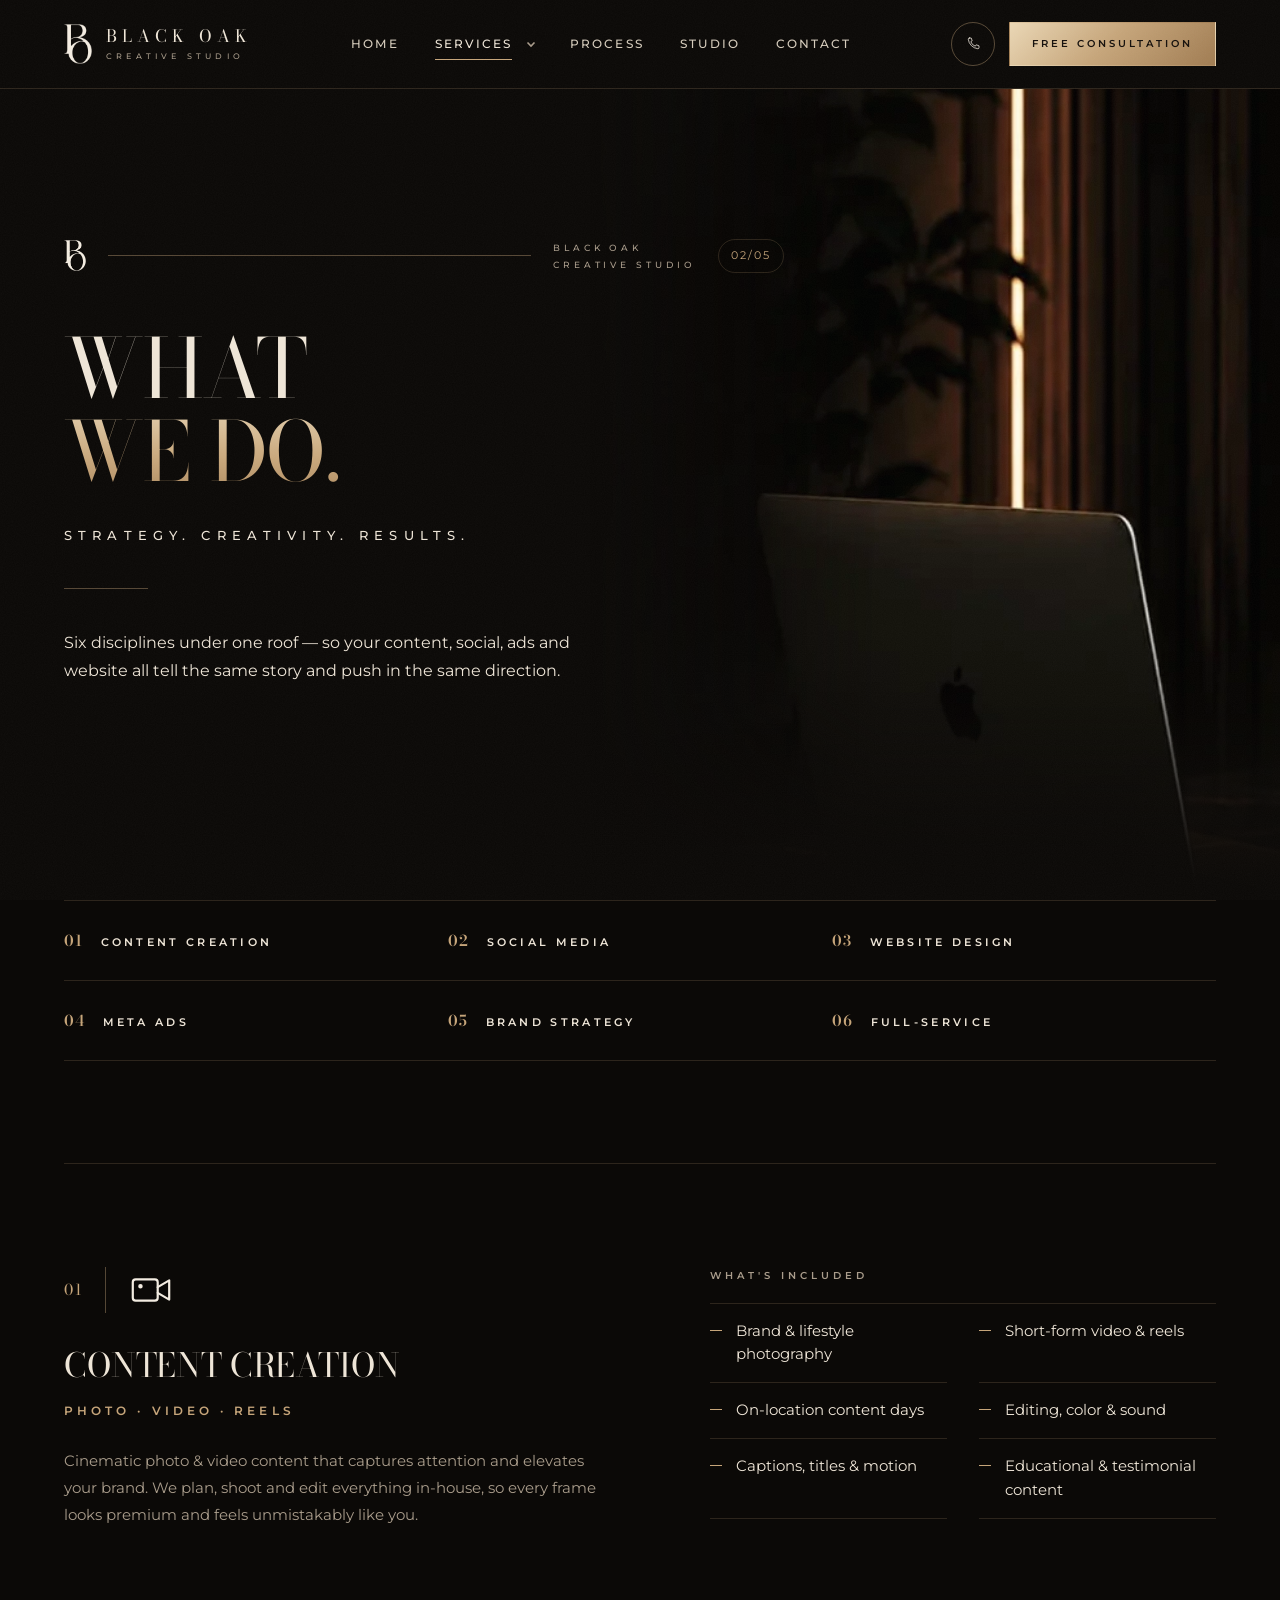
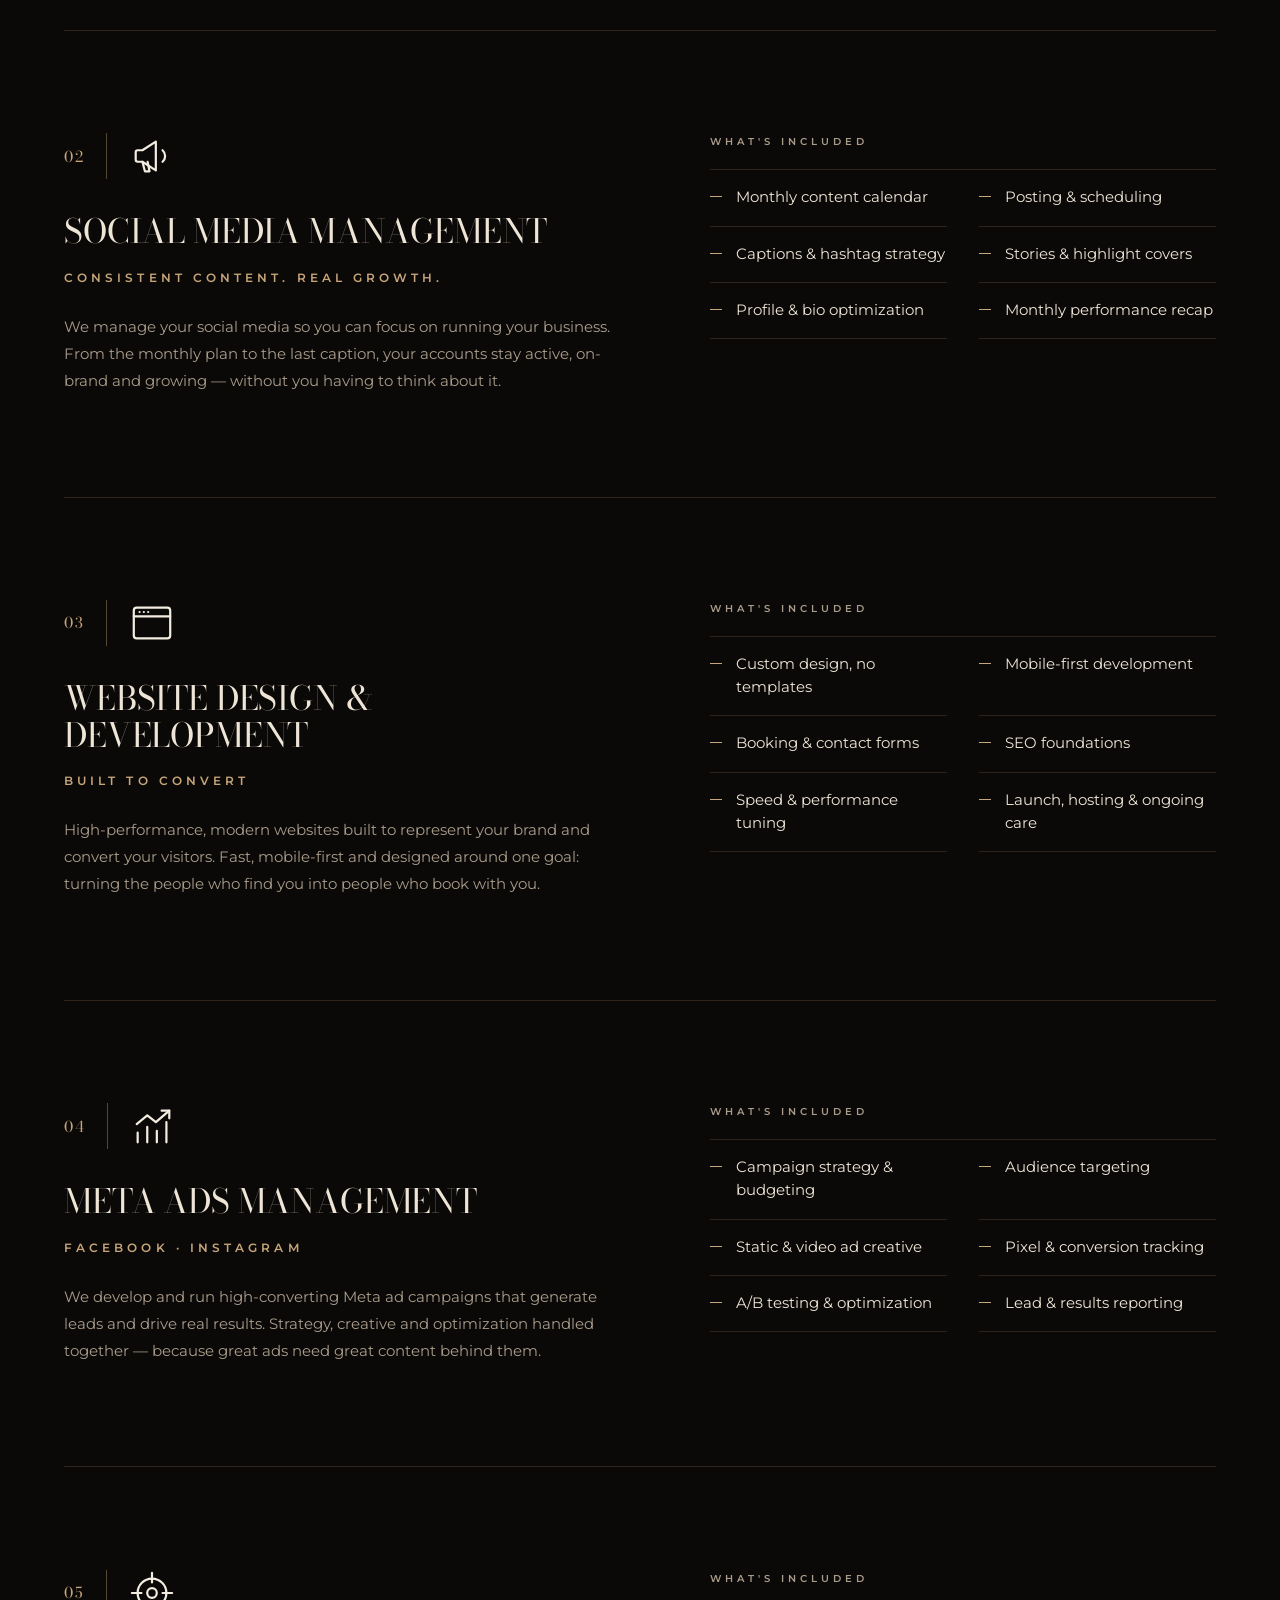
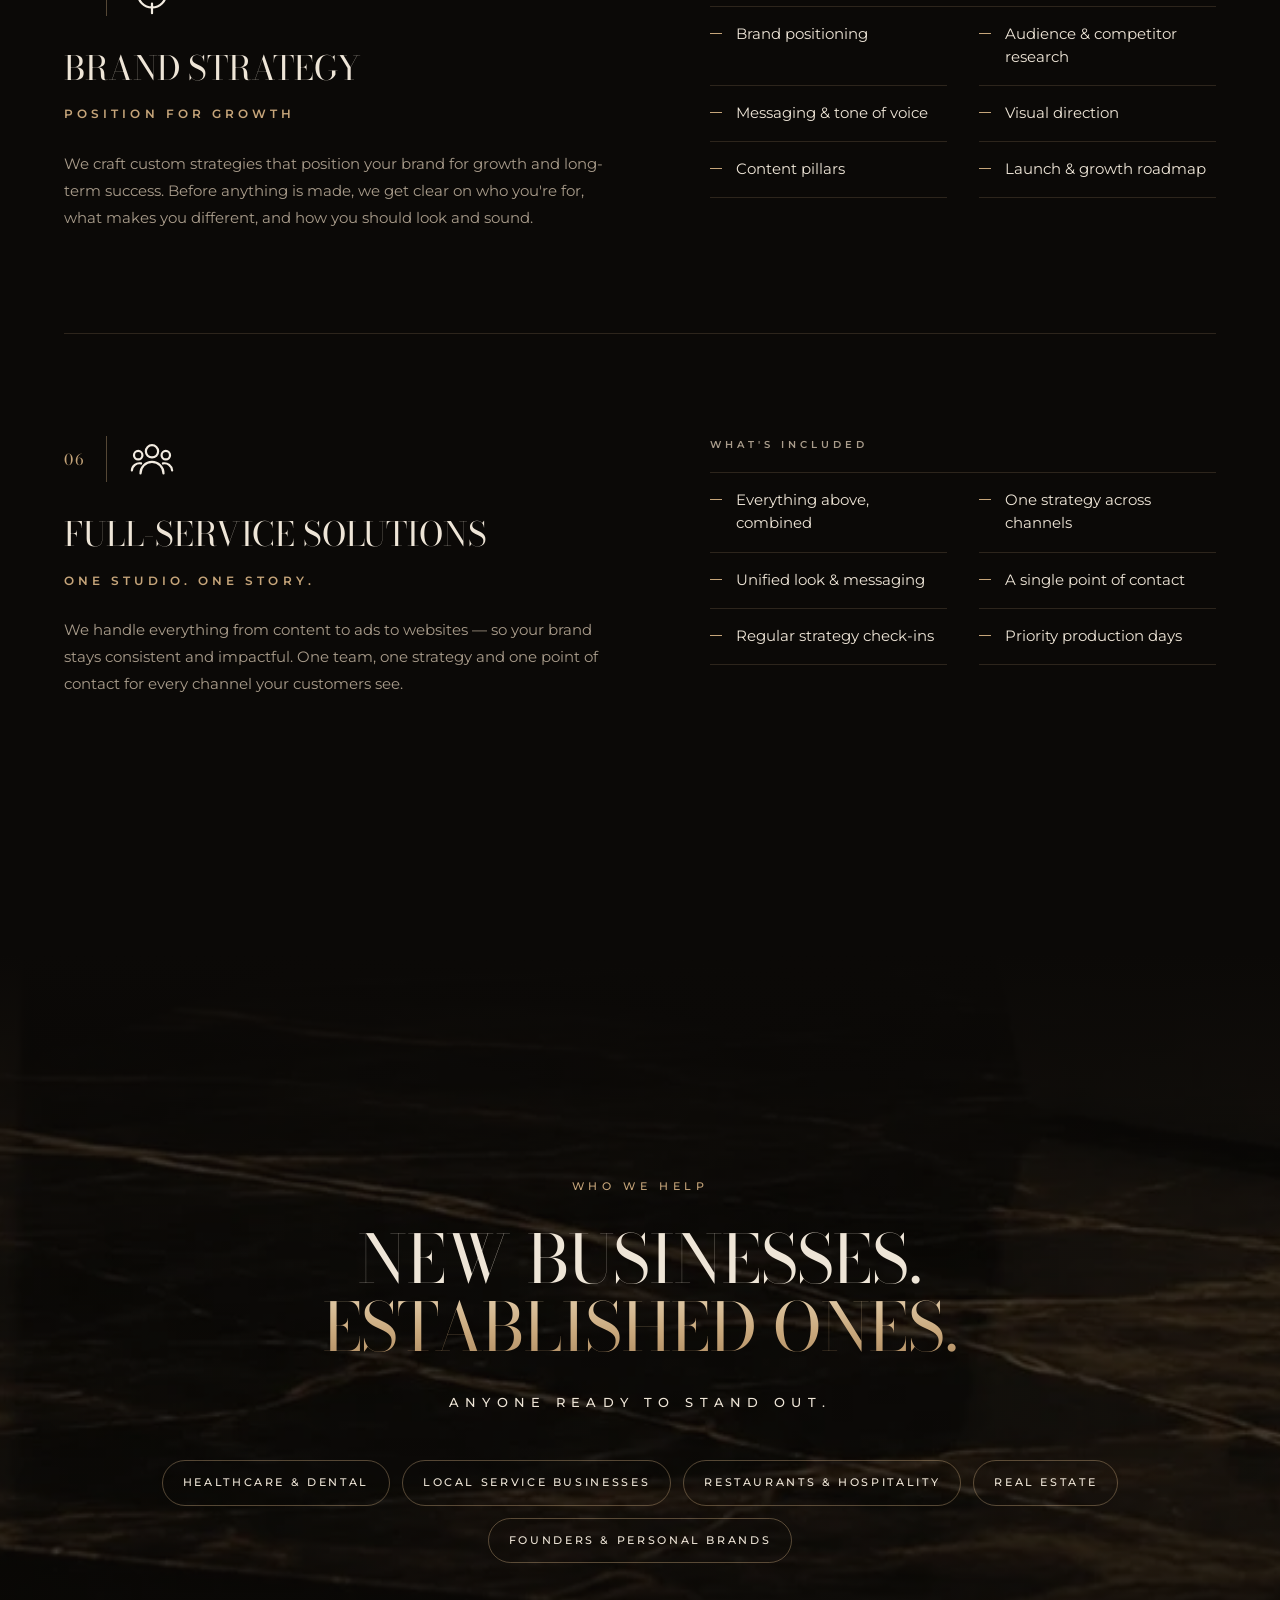
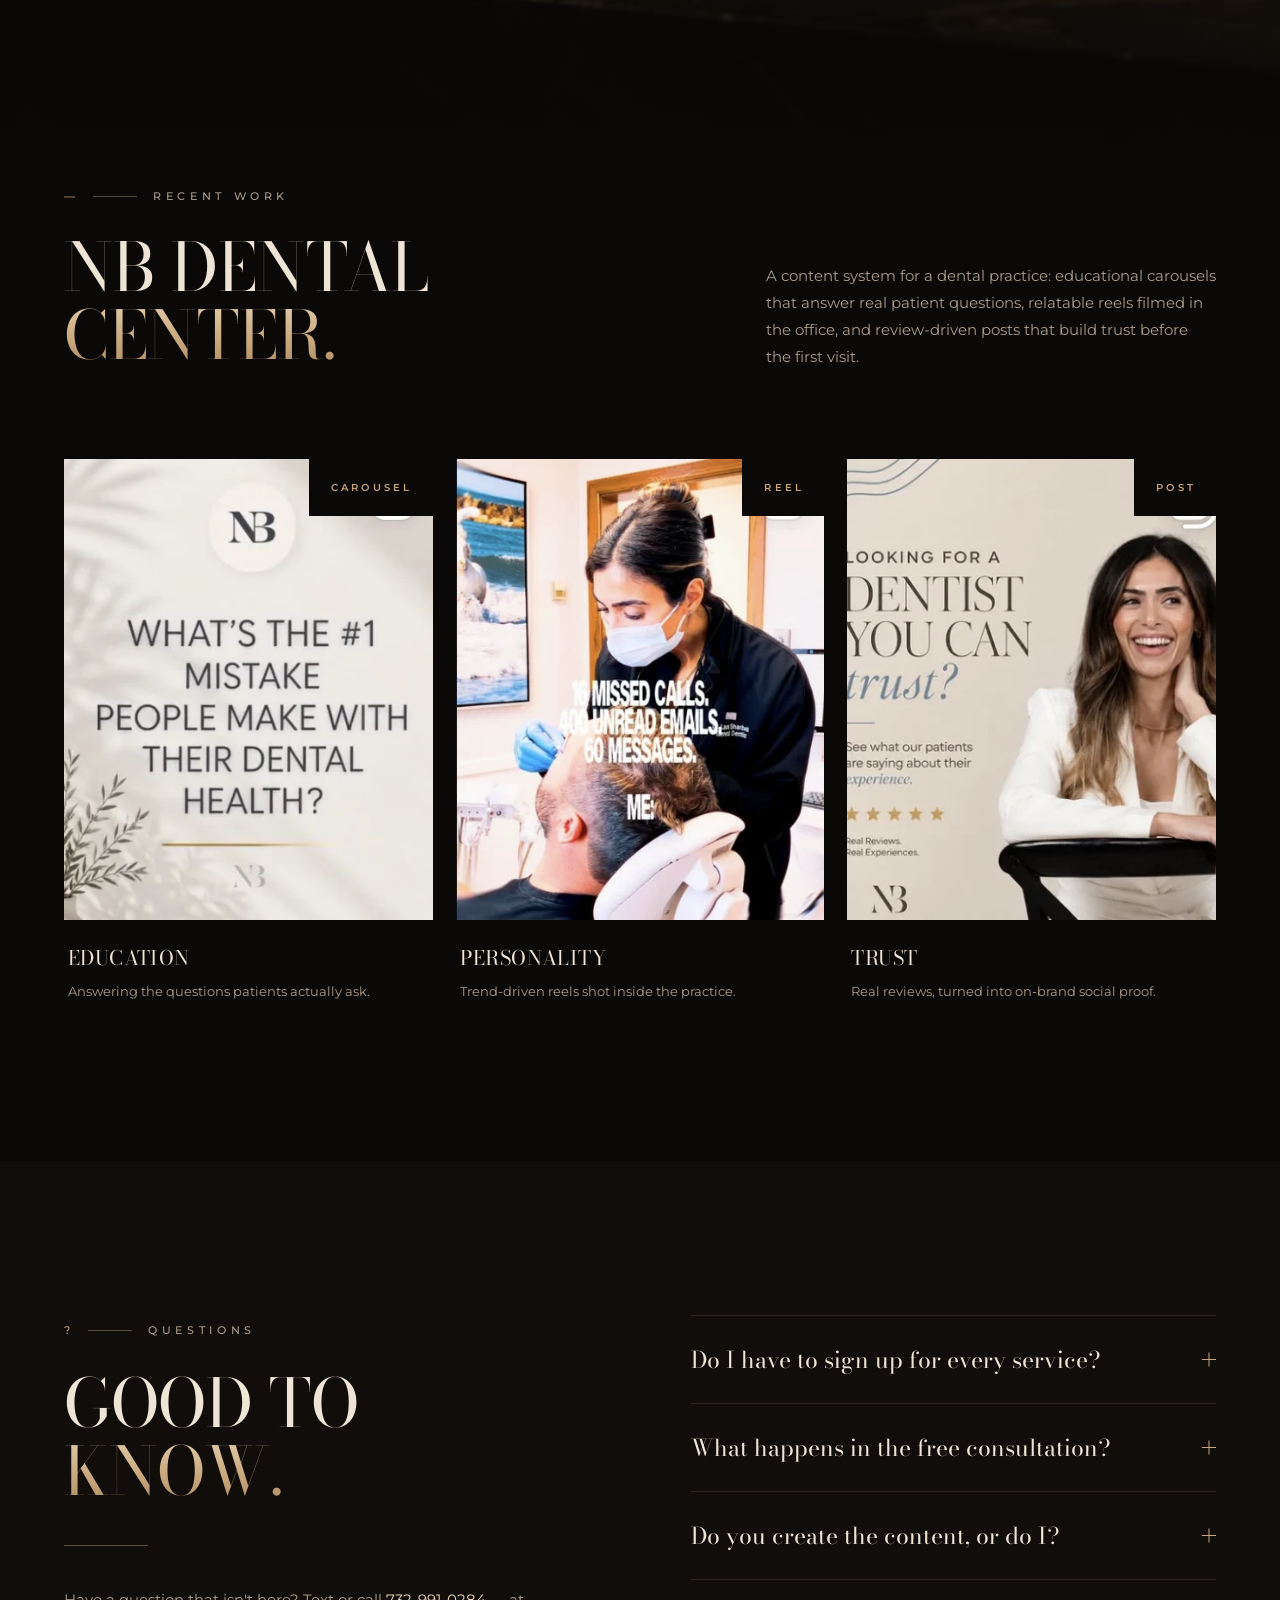
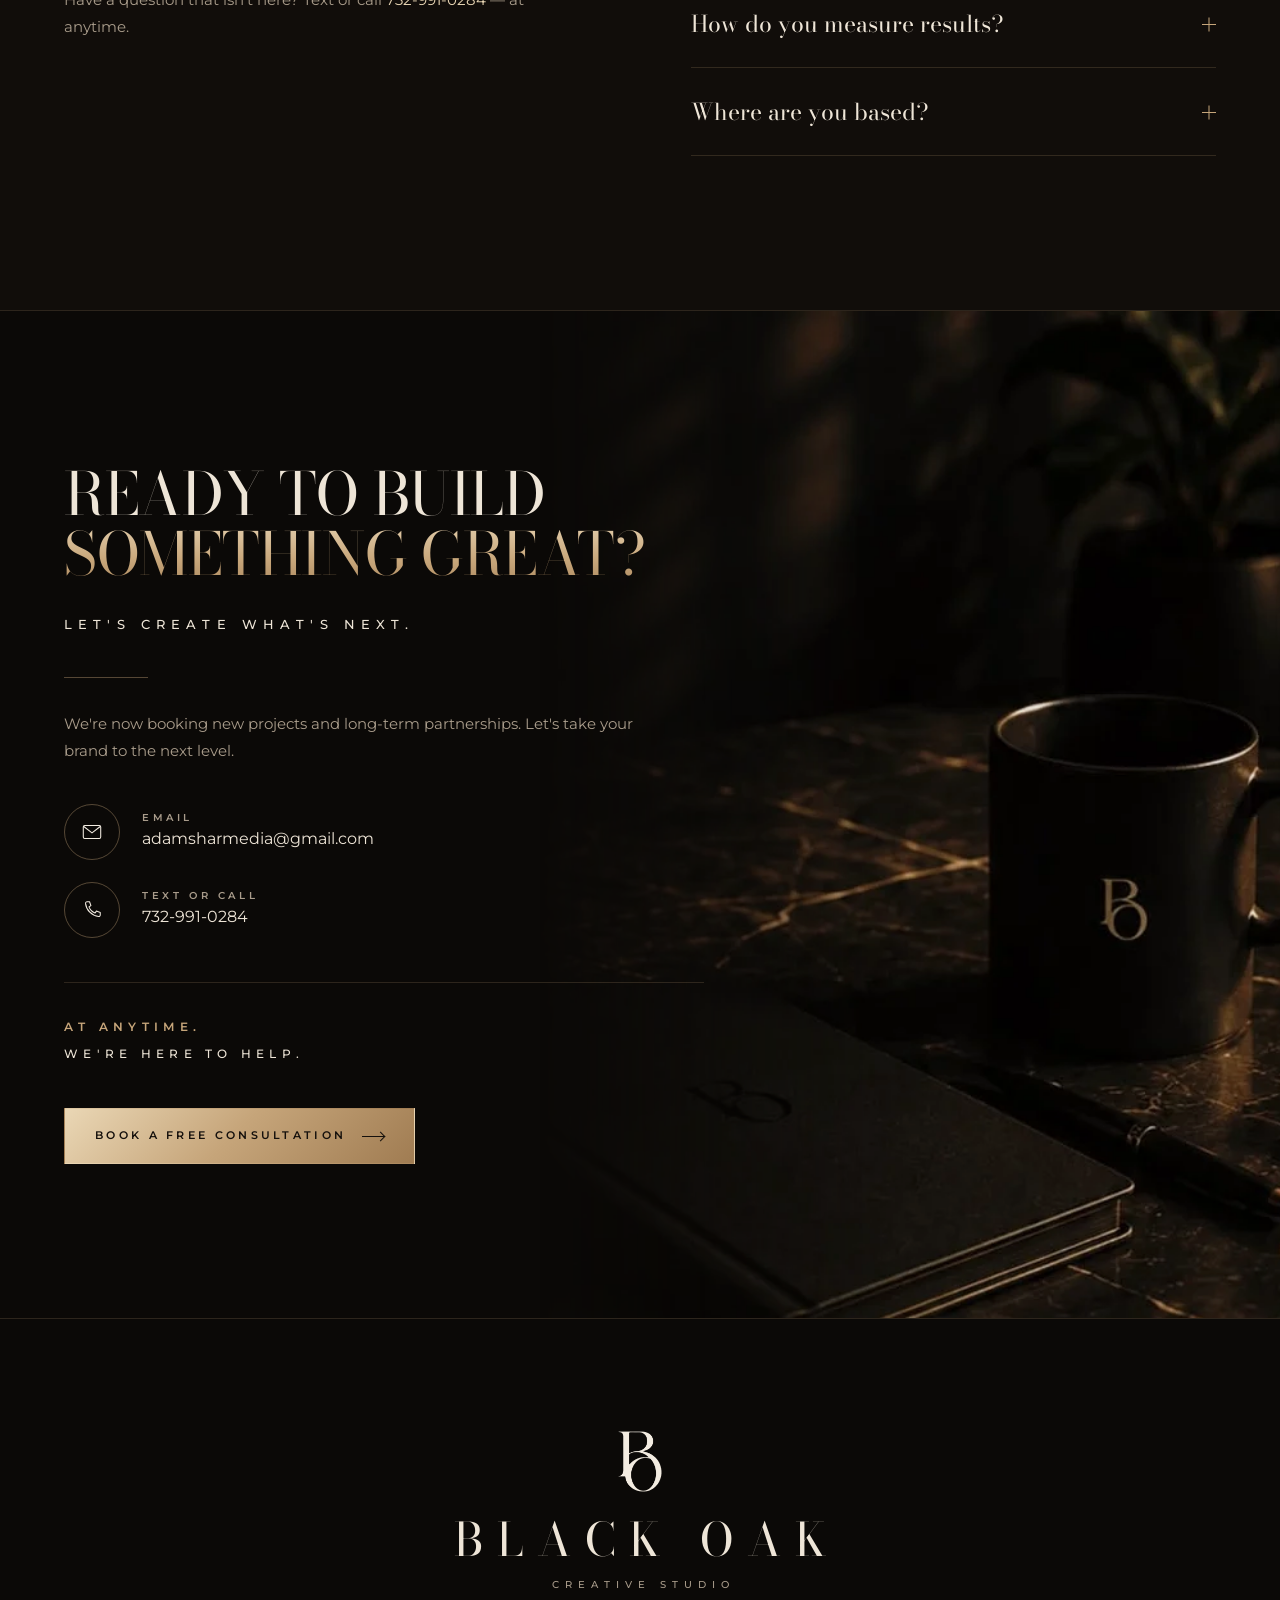
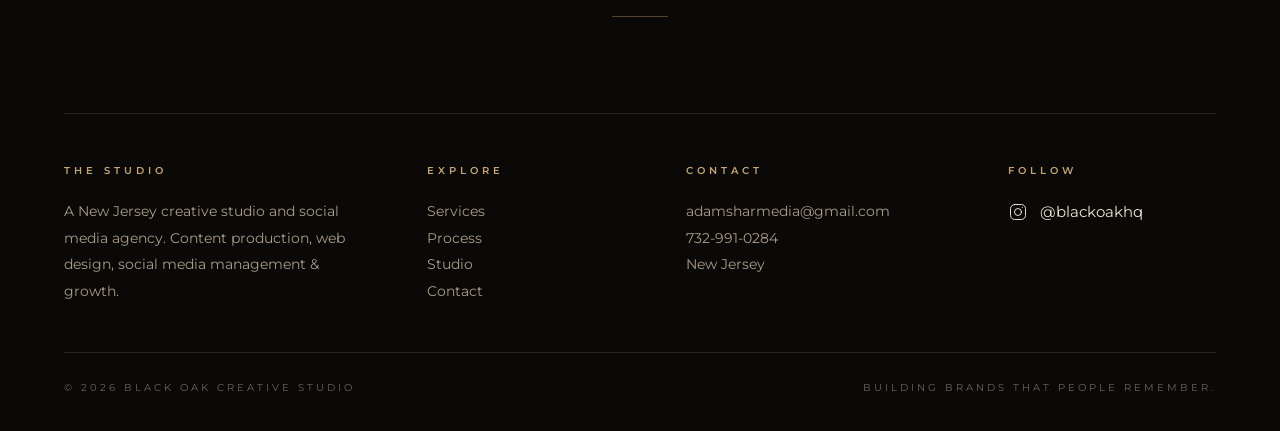
<file: services.html>
<!doctype html>
<html lang="en">
<head>
  <meta charset="utf-8">
  <meta name="viewport" content="width=device-width, initial-scale=1">
  <title>Services — Black Oak Creative Studio</title>
  <meta name="description" content="Content creation, social media management, website design and development, Meta ads management, brand strategy and full-service solutions from Black Oak, New Jersey.">
  <meta name="theme-color" content="#0b0907">
  <meta property="og:title" content="What we do — Black Oak Creative Studio">
  <meta property="og:description" content="Strategy. Creativity. Results. Content, social, ads, web and brand strategy under one roof.">
  <meta property="og:type" content="website">
  <link rel="icon" href="assets/img/favicon-32.png" sizes="32x32" type="image/png">
  <link rel="apple-touch-icon" href="assets/img/favicon-180.png">
  <link rel="preconnect" href="https://fonts.googleapis.com">
  <link rel="preconnect" href="https://fonts.gstatic.com" crossorigin>
  <link href="https://fonts.googleapis.com/css2?family=Bodoni+Moda:opsz,wght@6..96,400..600&family=Montserrat:wght@300;400;500;600&display=swap" rel="stylesheet">
  <link rel="stylesheet" href="assets/css/styles.css">
  <script>document.documentElement.classList.add("js")</script>
</head>
<body>
  <a class="skip" href="#main">Skip to content</a>

  <header class="site-header" data-header>
    <div class="container nav">
      <a class="brand" href="index.html" aria-label="Black Oak Creative Studio — home">
        <img class="mono" src="assets/img/logo-cream.png" alt="" width="344" height="480">
        <span class="brand__text"><span class="brand__name">BLACK OAK</span><span class="brand__sub">CREATIVE STUDIO</span></span>
      </a>
      <nav class="nav__links" aria-label="Primary">
        <ul class="nav__list">
          <li><a class="nav__link" href="index.html">Home</a></li>
          <li class="has-sub">
            <a class="nav__link" href="services.html" aria-current="page">Services</a>
            <button class="sub-toggle" type="button" aria-expanded="false" aria-controls="subnav-services" aria-label="Show all services"><svg viewBox="0 0 10 10" aria-hidden="true"><path d="M1.5 3.5 5 7l3.5-3.5"/></svg></button>
            <div class="subnav" id="subnav-services">
              <a href="services.html#content"><span>01</span><strong>Content Creation</strong><small>Cinematic photo, video &amp; reels</small></a>
              <a href="services.html#social"><span>02</span><strong>Social Media</strong><small>Managed for you, every month</small></a>
              <a href="services.html#web"><span>03</span><strong>Website Design</strong><small>Fast, modern sites that convert</small></a>
              <a href="services.html#ads"><span>04</span><strong>Meta Ads</strong><small>Campaigns that bring in leads</small></a>
              <a href="services.html#brand"><span>05</span><strong>Brand Strategy</strong><small>Positioning built for growth</small></a>
              <a href="services.html#full"><span>06</span><strong>Full-Service</strong><small>Everything, one studio</small></a>
              <a class="subnav__all" href="services.html">View all services <i class="arrow"></i></a>
            </div>
          </li>
          <li><a class="nav__link" href="process.html">Process</a></li>
          <li><a class="nav__link" href="studio.html">Studio</a></li>
          <li><a class="nav__link" href="contact.html">Contact</a></li>
        </ul>
      </nav>
      <div class="nav__end">
        <a class="nav__call" href="tel:+17329910284" aria-label="Text or call 732-991-0284" title="Text or call 732-991-0284"><svg class="ic" viewBox="0 0 24 24" aria-hidden="true"><path d="M6.6 3h2.7l1.5 4.2-2.1 1.4a11.5 11.5 0 0 0 6.7 6.7l1.4-2.1 4.2 1.5v2.7a1.7 1.7 0 0 1-1.8 1.7A16.4 16.4 0 0 1 4.9 4.8 1.7 1.7 0 0 1 6.6 3z"/></svg></a>
        <a class="btn btn--gold btn--sm nav__cta" href="contact.html">Free consultation</a>
        <button class="nav__toggle" type="button" aria-expanded="false" aria-controls="menu" aria-label="Open menu"><span></span><span></span></button>
      </div>
    </div>
  </header>

  <div class="menu" id="menu">
    <ul class="menu__links">
      <li><a href="index.html"><span>01</span>Home</a></li>
      <li><a href="services.html" aria-current="page"><span>02</span>Services</a></li>
      <li><a href="process.html"><span>03</span>Process</a></li>
      <li><a href="studio.html"><span>04</span>Studio</a></li>
      <li><a href="contact.html"><span>05</span>Contact</a></li>
    </ul>
    <div class="menu__foot">
      <a href="mailto:adamsharmedia@gmail.com">adamsharmedia@gmail.com</a>
      <a href="tel:+17329910284">732-991-0284</a>
      <a class="btn btn--gold" href="contact.html">Book a free consultation <i class="arrow"></i></a>
    </div>
  </div>

  <main id="main">
    <!-- Page hero (carousel slide 3) -->
    <section class="page-hero">
      <div class="page-hero__media" aria-hidden="true"><img src="assets/img/studio-glow.webp" alt=""></div>
      <div class="container">
        <div class="page-hero__content">
          <div class="slidebar reveal">
            <img class="mono" src="assets/img/logo-cream.png" alt="" width="344" height="480">
            <span class="slidebar__rule"></span>
            <span class="slidebar__meta">Black Oak<br>Creative Studio</span>
            <span class="slidebar__count">02/05</span>
          </div>
          <h1 class="h1 reveal" style="--d:.1s">What<br><span class="gold">we do.</span></h1>
          <p class="kicker reveal" style="--d:.2s">Strategy. Creativity. Results.</p>
          <span class="rule reveal" style="--d:.25s"></span>
          <p class="lede reveal" style="--d:.3s">Six disciplines under one roof — so your content, social, ads and website all tell the same story and push in the same direction.</p>
        </div>
      </div>
    </section>

    <!-- Index -->
    <section class="section" style="padding-top:0">
      <div class="container">
        <nav class="index reveal" aria-label="Services">
          <a href="#content"><span>01</span>Content Creation</a>
          <a href="#social"><span>02</span>Social Media</a>
          <a href="#web"><span>03</span>Website Design</a>
          <a href="#ads"><span>04</span>Meta Ads</a>
          <a href="#brand"><span>05</span>Brand Strategy</a>
          <a href="#full"><span>06</span>Full-Service</a>
        </nav>

        <div style="margin-top:clamp(64px,8vw,104px)">
          <article class="service-row" id="content">
            <div class="reveal">
              <div class="service-row__head">
                <span class="num">01</span><span class="bar"></span>
                <span class="ic"><svg viewBox="0 0 24 24"><rect x="2.5" y="6.5" width="13" height="11" rx="1.5"/><path d="M15.5 10.5 21.5 7v10l-6-3.5"/><circle cx="6.5" cy="10" r=".6"/></svg></span>
              </div>
              <h2 class="h3">Content Creation</h2>
              <span class="caps">Photo · Video · Reels</span>
              <p class="body">Cinematic photo &amp; video content that captures attention and elevates your brand. We plan, shoot and edit everything in-house, so every frame looks premium and feels unmistakably like you.</p>
            </div>
            <div class="incl reveal" style="--d:.1s">
              <h4>What's included</h4>
              <ul>
                <li>Brand &amp; lifestyle photography</li>
                <li>Short-form video &amp; reels</li>
                <li>On-location content days</li>
                <li>Editing, color &amp; sound</li>
                <li>Captions, titles &amp; motion</li>
                <li>Educational &amp; testimonial content</li>
              </ul>
            </div>
          </article>

          <article class="service-row" id="social">
            <div class="reveal">
              <div class="service-row__head">
                <span class="num">02</span><span class="bar"></span>
                <span class="ic"><svg viewBox="0 0 24 24"><path d="M3.5 10v4a1 1 0 0 0 1 1H7l7 4.5v-15L7 9H4.5a1 1 0 0 0-1 1z"/><path d="M7 15l1.3 5h2.4l-1-5"/><path d="M17.5 9a4 4 0 0 1 0 6"/></svg></span>
              </div>
              <h2 class="h3">Social Media Management</h2>
              <span class="caps">Consistent content. Real growth.</span>
              <p class="body">We manage your social media so you can focus on running your business. From the monthly plan to the last caption, your accounts stay active, on-brand and growing — without you having to think about it.</p>
            </div>
            <div class="incl reveal" style="--d:.1s">
              <h4>What's included</h4>
              <ul>
                <li>Monthly content calendar</li>
                <li>Posting &amp; scheduling</li>
                <li>Captions &amp; hashtag strategy</li>
                <li>Stories &amp; highlight covers</li>
                <li>Profile &amp; bio optimization</li>
                <li>Monthly performance recap</li>
              </ul>
            </div>
          </article>

          <article class="service-row" id="web">
            <div class="reveal">
              <div class="service-row__head">
                <span class="num">03</span><span class="bar"></span>
                <span class="ic"><svg viewBox="0 0 24 24"><rect x="2.5" y="4" width="19" height="16" rx="1.5"/><path d="M2.5 8.5h19"/><path d="M5.5 6.25h.01M7.75 6.25h.01M10 6.25h.01"/></svg></span>
              </div>
              <h2 class="h3">Website Design &amp; Development</h2>
              <span class="caps">Built to convert</span>
              <p class="body">High-performance, modern websites built to represent your brand and convert your visitors. Fast, mobile-first and designed around one goal: turning the people who find you into people who book with you.</p>
            </div>
            <div class="incl reveal" style="--d:.1s">
              <h4>What's included</h4>
              <ul>
                <li>Custom design, no templates</li>
                <li>Mobile-first development</li>
                <li>Booking &amp; contact forms</li>
                <li>SEO foundations</li>
                <li>Speed &amp; performance tuning</li>
                <li>Launch, hosting &amp; ongoing care</li>
              </ul>
            </div>
          </article>

          <article class="service-row" id="ads">
            <div class="reveal">
              <div class="service-row__head">
                <span class="num">04</span><span class="bar"></span>
                <span class="ic"><svg viewBox="0 0 24 24"><path d="M4 20.5v-5M9 20.5v-8M14 20.5v-6M19 20.5V10"/><path d="M3.5 11l5.5-4.5 4.5 3.5 7-6"/><path d="M16.5 4h4v4"/></svg></span>
              </div>
              <h2 class="h3">Meta Ads Management</h2>
              <span class="caps">Facebook · Instagram</span>
              <p class="body">We develop and run high-converting Meta ad campaigns that generate leads and drive real results. Strategy, creative and optimization handled together — because great ads need great content behind them.</p>
            </div>
            <div class="incl reveal" style="--d:.1s">
              <h4>What's included</h4>
              <ul>
                <li>Campaign strategy &amp; budgeting</li>
                <li>Audience targeting</li>
                <li>Static &amp; video ad creative</li>
                <li>Pixel &amp; conversion tracking</li>
                <li>A/B testing &amp; optimization</li>
                <li>Lead &amp; results reporting</li>
              </ul>
            </div>
          </article>

          <article class="service-row" id="brand">
            <div class="reveal">
              <div class="service-row__head">
                <span class="num">05</span><span class="bar"></span>
                <span class="ic"><svg viewBox="0 0 24 24"><circle cx="12" cy="12" r="7.5"/><circle cx="12" cy="12" r="2.5"/><path d="M12 1.5v5M12 17.5v5M1.5 12h5M17.5 12h5"/></svg></span>
              </div>
              <h2 class="h3">Brand Strategy</h2>
              <span class="caps">Position for growth</span>
              <p class="body">We craft custom strategies that position your brand for growth and long-term success. Before anything is made, we get clear on who you're for, what makes you different, and how you should look and sound.</p>
            </div>
            <div class="incl reveal" style="--d:.1s">
              <h4>What's included</h4>
              <ul>
                <li>Brand positioning</li>
                <li>Audience &amp; competitor research</li>
                <li>Messaging &amp; tone of voice</li>
                <li>Visual direction</li>
                <li>Content pillars</li>
                <li>Launch &amp; growth roadmap</li>
              </ul>
            </div>
          </article>

          <article class="service-row" id="full">
            <div class="reveal">
              <div class="service-row__head">
                <span class="num">06</span><span class="bar"></span>
                <span class="ic"><svg viewBox="0 0 24 24"><circle cx="12" cy="8" r="3.2"/><path d="M6 19.5a6 6 0 0 1 12 0"/><circle cx="4.8" cy="10" r="2.2"/><path d="M1.5 18a4 4 0 0 1 4.8-3.7"/><circle cx="19.2" cy="10" r="2.2"/><path d="M22.5 18a4 4 0 0 0-4.8-3.7"/></svg></span>
              </div>
              <h2 class="h3">Full-Service Solutions</h2>
              <span class="caps">One studio. One story.</span>
              <p class="body">We handle everything from content to ads to websites — so your brand stays consistent and impactful. One team, one strategy and one point of contact for every channel your customers see.</p>
            </div>
            <div class="incl reveal" style="--d:.1s">
              <h4>What's included</h4>
              <ul>
                <li>Everything above, combined</li>
                <li>One strategy across channels</li>
                <li>Unified look &amp; messaging</li>
                <li>A single point of contact</li>
                <li>Regular strategy check-ins</li>
                <li>Priority production days</li>
              </ul>
            </div>
          </article>
        </div>
      </div>
    </section>

    <!-- Who we help -->
    <section class="band">
      <img class="band__img" src="assets/img/marble.webp" alt="" loading="lazy">
      <div class="container reveal">
        <p class="eyebrow eyebrow--gold">Who we help</p>
        <h2 class="h2">New businesses.<br><span class="gold">Established ones.</span></h2>
        <p class="kicker">Anyone ready to stand out.</p>
        <div class="chips" style="justify-content:center;margin-top:44px">
          <span class="chip">Healthcare &amp; dental</span>
          <span class="chip">Local service businesses</span>
          <span class="chip">Restaurants &amp; hospitality</span>
          <span class="chip">Real estate</span>
          <span class="chip">Founders &amp; personal brands</span>
        </div>
      </div>
    </section>

    <!-- Recent work -->
    <section class="section" style="padding-top:0">
      <div class="container">
        <div class="section-head">
          <div class="reveal">
            <p class="eyebrow"><span class="num">—</span><span class="dash"></span>Recent work</p>
            <h2 class="h2">NB Dental<br><span class="gold">Center.</span></h2>
          </div>
          <p class="body reveal" style="--d:.1s">A content system for a dental practice: educational carousels that answer real patient questions, relatable reels filmed in the office, and review-driven posts that build trust before the first visit.</p>
        </div>
        <div class="work">
          <figure class="reveal">
            <img src="assets/img/work-nb-1.webp" alt="NB Dental Center post: What's the #1 mistake people make with their dental health?" width="424" height="566" loading="lazy">
            <span class="work__tag">Carousel</span>
            <figcaption><strong>Education</strong><span>Answering the questions patients actually ask.</span></figcaption>
          </figure>
          <figure class="reveal" style="--d:.08s">
            <img src="assets/img/work-nb-2.webp" alt="NB Dental Center reel filmed in the treatment room" width="427" height="566" loading="lazy">
            <span class="work__tag">Reel</span>
            <figcaption><strong>Personality</strong><span>Trend-driven reels shot inside the practice.</span></figcaption>
          </figure>
          <figure class="reveal" style="--d:.16s">
            <img src="assets/img/work-nb-3.webp" alt="NB Dental Center post: Looking for a dentist you can trust?" width="425" height="472" loading="lazy">
            <span class="work__tag">Post</span>
            <figcaption><strong>Trust</strong><span>Real reviews, turned into on-brand social proof.</span></figcaption>
          </figure>
        </div>
      </div>
    </section>

    <!-- FAQ -->
    <section class="section section--raised">
      <div class="container split" style="align-items:start">
        <div class="reveal">
          <p class="eyebrow"><span class="num">?</span><span class="dash"></span>Questions</p>
          <h2 class="h2">Good to<br><span class="gold">know.</span></h2>
          <span class="rule"></span>
          <p class="body">Have a question that isn't here? Text or call <a href="tel:+17329910284" style="color:var(--gold-light)">732-991-0284</a> — at anytime.</p>
        </div>
        <div class="faq reveal" style="--d:.1s">
          <details>
            <summary>Do I have to sign up for every service?<i></i></summary>
            <p>No. Start with the one you need most — content, social, ads or a website — and add more as you grow. Or bring everything under one roof with full-service.</p>
          </details>
          <details>
            <summary>What happens in the free consultation?<i></i></summary>
            <p>We learn about your business, your goals and your audience, look at what you're doing today, and recommend where to start. No pressure and no obligation.</p>
          </details>
          <details>
            <summary>Do you create the content, or do I?<i></i></summary>
            <p>We do. Planning, shooting, editing, design and captions are all handled by Black Oak. You approve the work — we take care of the rest.</p>
          </details>
          <details>
            <summary>How do you measure results?<i></i></summary>
            <p>We agree on clear goals up front — reach, engagement, leads or bookings — and report on progress regularly, so you always know what's working and what we're doing next.</p>
          </details>
          <details>
            <summary>Where are you based?<i></i></summary>
            <p>Black Oak is based in New Jersey. Reach us by email at adamsharmedia@gmail.com or by text or call at 732-991-0284.</p>
          </details>
        </div>
      </div>
    </section>

    <!-- CTA -->
    <section class="cta">
      <div class="cta__media" aria-hidden="true"><img src="assets/img/desk-mug.webp" alt="" loading="lazy"></div>
      <div class="container">
        <div class="cta__text reveal">
          <h2 class="h2">Ready to build<br><span class="gold">something great?</span></h2>
          <p class="kicker">Let's create what's next.</p>
          <span class="rule"></span>
          <p class="body">We're now booking new projects and long-term partnerships. Let's take your brand to the next level.</p>
          <ul class="contact-list">
            <li><a href="mailto:adamsharmedia@gmail.com"><span class="ic"><svg viewBox="0 0 24 24"><rect x="2.5" y="5" width="19" height="14" rx="1.5"/><path d="M3 6l9 7 9-7"/></svg></span><span><small>Email</small><span>adamsharmedia@gmail.com</span></span></a></li>
            <li><a href="tel:+17329910284"><span class="ic"><svg viewBox="0 0 24 24"><path d="M6.6 3h2.7l1.5 4.2-2.1 1.4a11.5 11.5 0 0 0 6.7 6.7l1.4-2.1 4.2 1.5v2.7a1.7 1.7 0 0 1-1.8 1.7A16.4 16.4 0 0 1 4.9 4.8 1.7 1.7 0 0 1 6.6 3z"/></svg></span><span><small>Text or call</small><span>732-991-0284</span></span></a></li>
          </ul>
          <p class="anytime"><b>At anytime.</b><br>We're here to help.</p>
          <div class="actions"><a class="btn btn--gold" href="contact.html">Book a free consultation <i class="arrow"></i></a></div>
        </div>
      </div>
    </section>
  </main>

  <footer class="site-footer">
    <div class="container">
      <a class="lockup" href="index.html" aria-label="Black Oak Creative Studio — home">
        <img class="mono" src="assets/img/logo-cream.png" alt="" width="344" height="480">
        <span class="lockup__name">BLACK OAK</span>
        <span class="lockup__sub">CREATIVE STUDIO</span>
        <span class="lockup__line"></span>
      </a>
      <div class="footer-grid">
        <div>
          <h2>The studio</h2>
          <p>A New Jersey creative studio and social media agency. Content production, web design, social media management &amp; growth.</p>
        </div>
        <div>
          <h2>Explore</h2>
          <ul>
            <li><a href="services.html">Services</a></li>
            <li><a href="process.html">Process</a></li>
            <li><a href="studio.html">Studio</a></li>
            <li><a href="contact.html">Contact</a></li>
          </ul>
        </div>
        <div>
          <h2>Contact</h2>
          <ul>
            <li><a href="mailto:adamsharmedia@gmail.com">adamsharmedia@gmail.com</a></li>
            <li><a href="tel:+17329910284">732-991-0284</a></li>
            <li>New Jersey</li>
          </ul>
        </div>
        <div>
          <h2>Follow</h2>
          <a class="footer-social" href="https://www.instagram.com/blackoakhq/" target="_blank" rel="noopener"><span class="ic"><svg viewBox="0 0 24 24"><rect x="3" y="3" width="18" height="18" rx="5"/><circle cx="12" cy="12" r="4.2"/><path d="M17.3 6.7h.01"/></svg></span>@blackoakhq</a>
        </div>
      </div>
      <div class="footer-bottom">
        <span>© <span data-year>2026</span> Black Oak Creative Studio</span>
        <span>Building brands that people remember.</span>
      </div>
    </div>
  </footer>

  <script src="assets/js/main.js" defer></script>
</body>
</html>
</file>
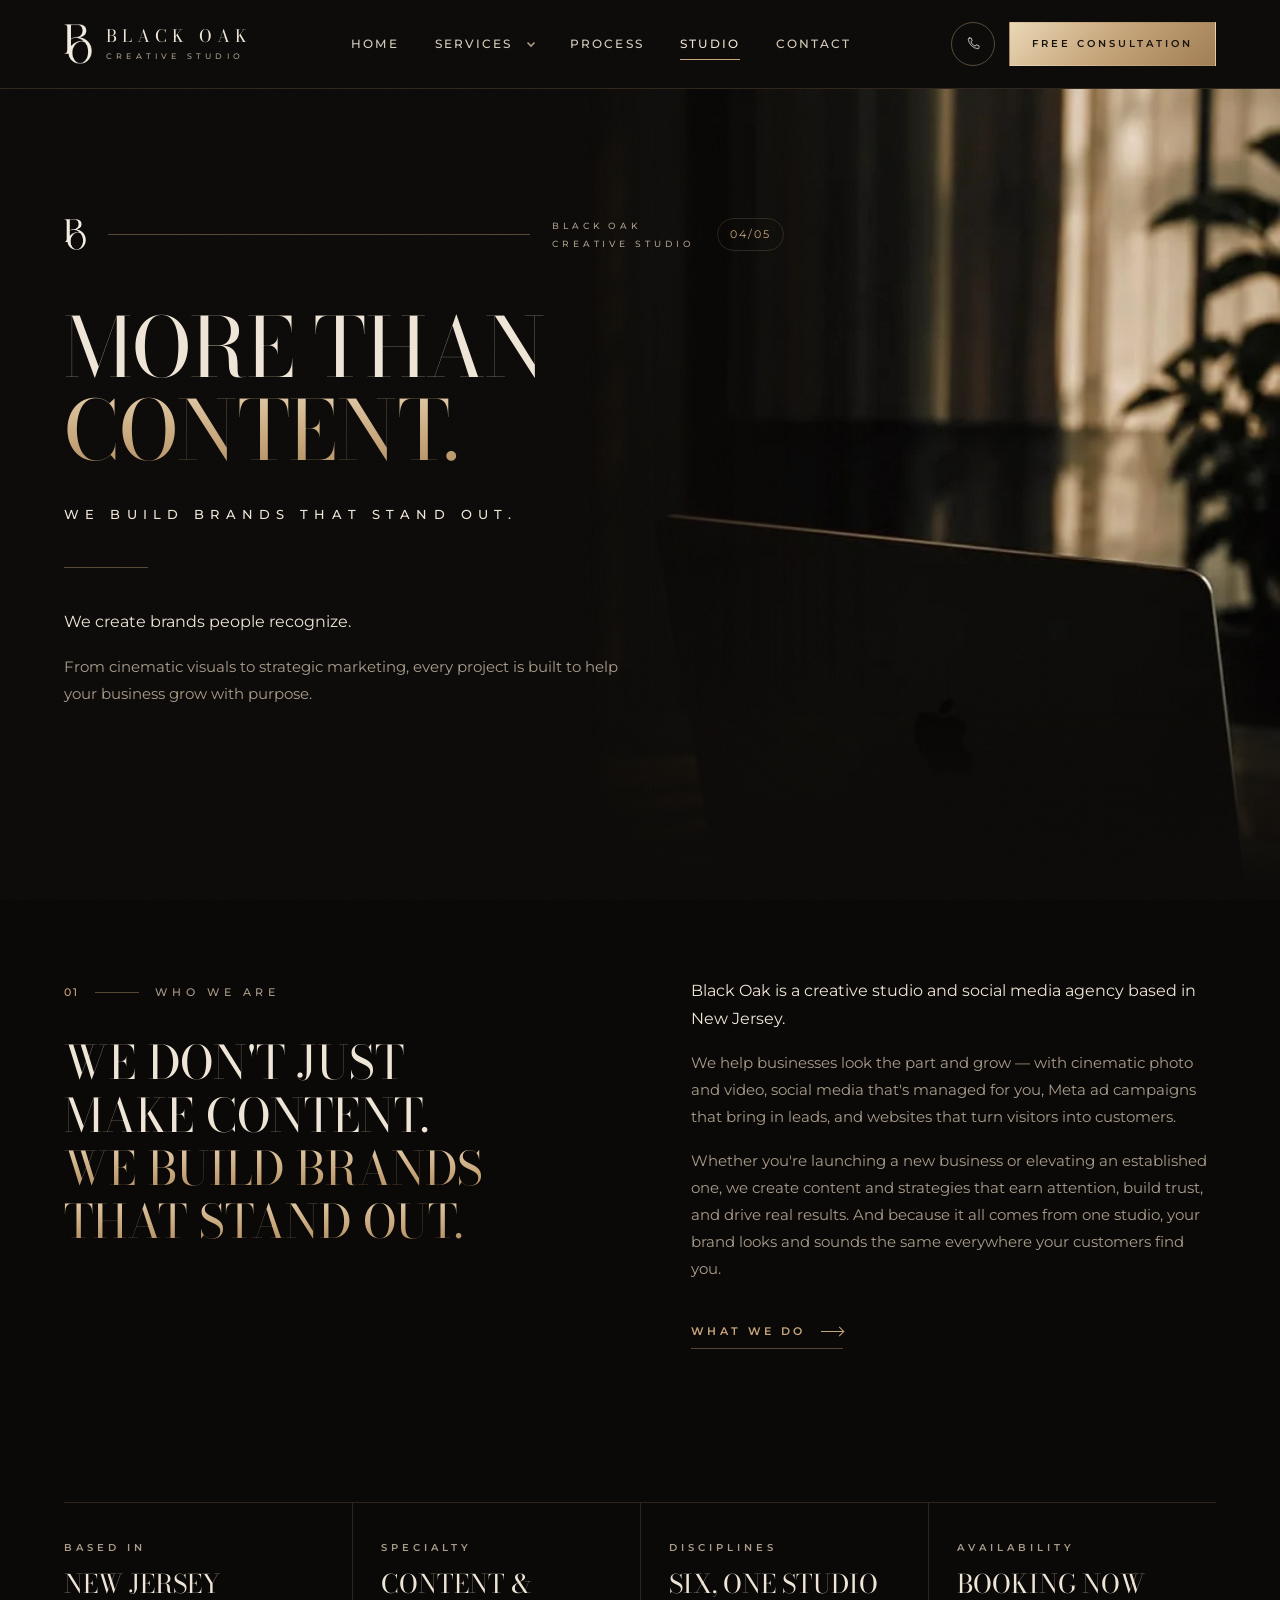
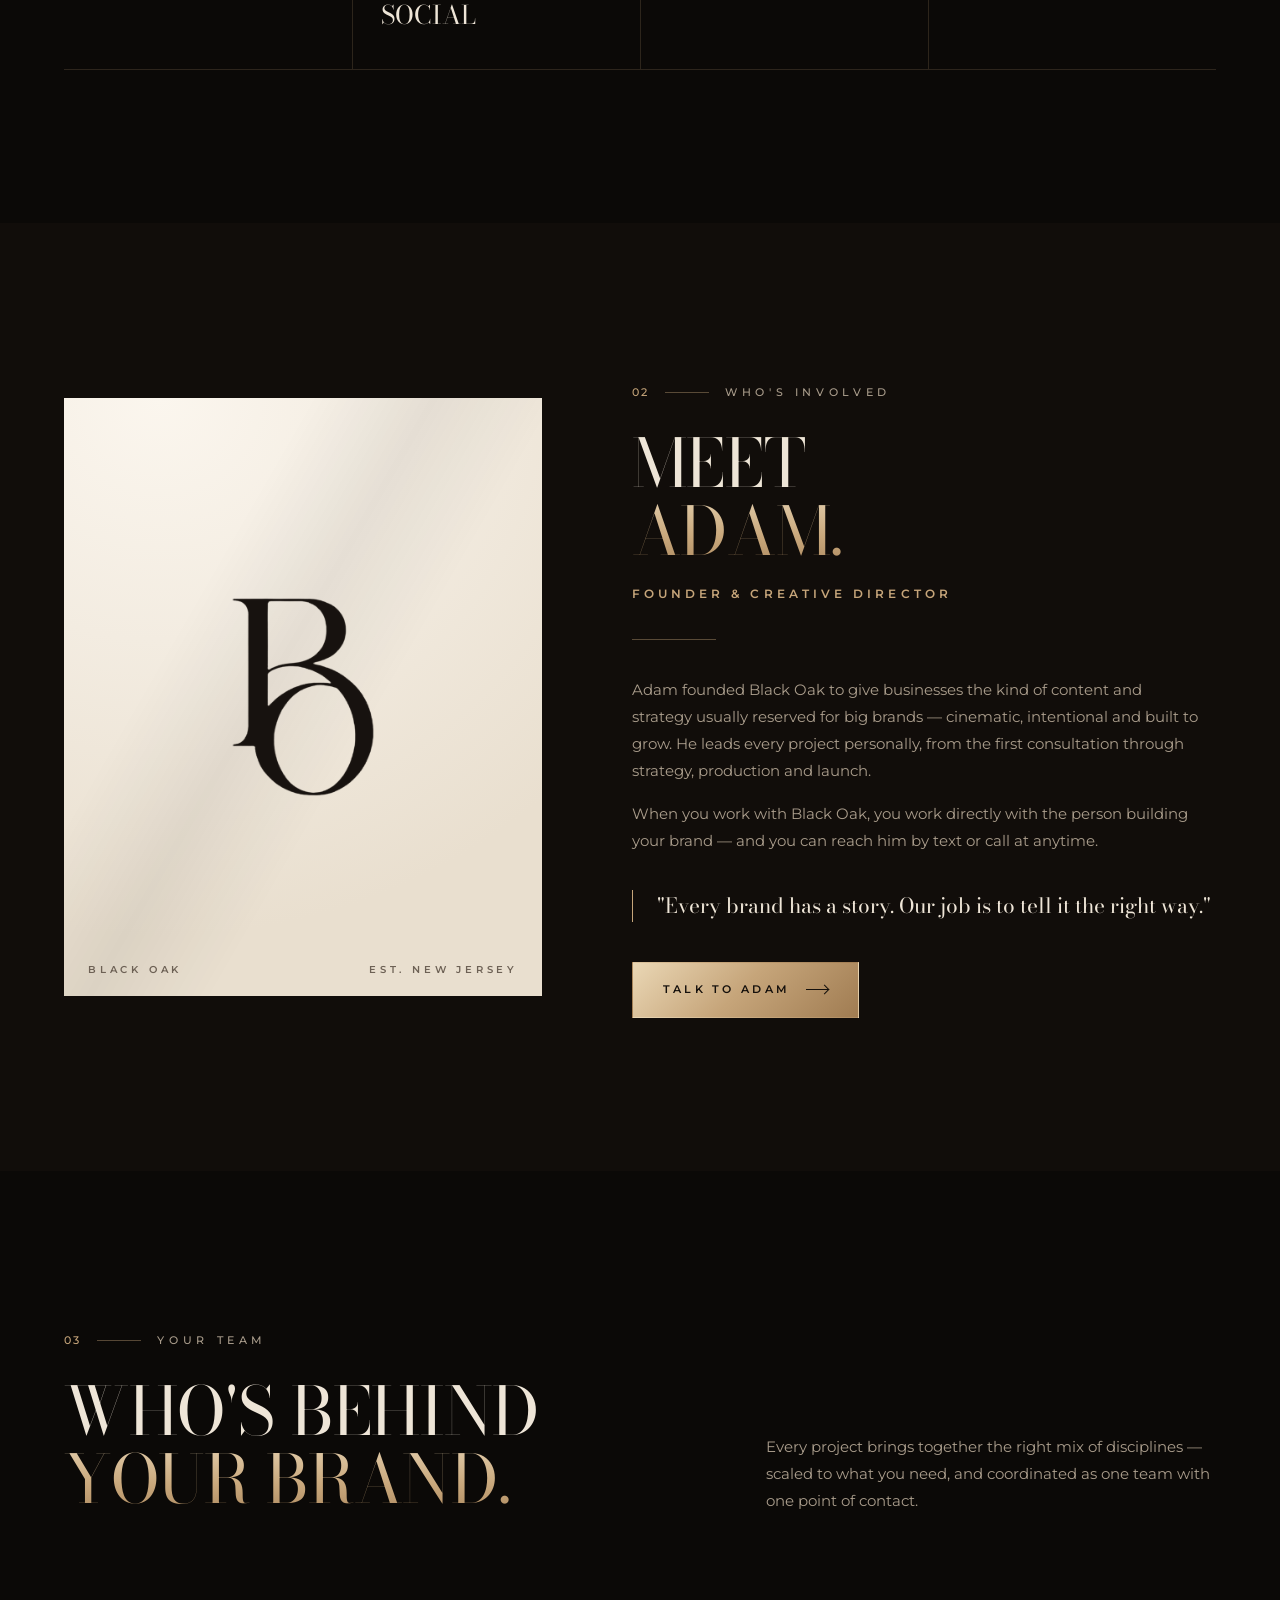
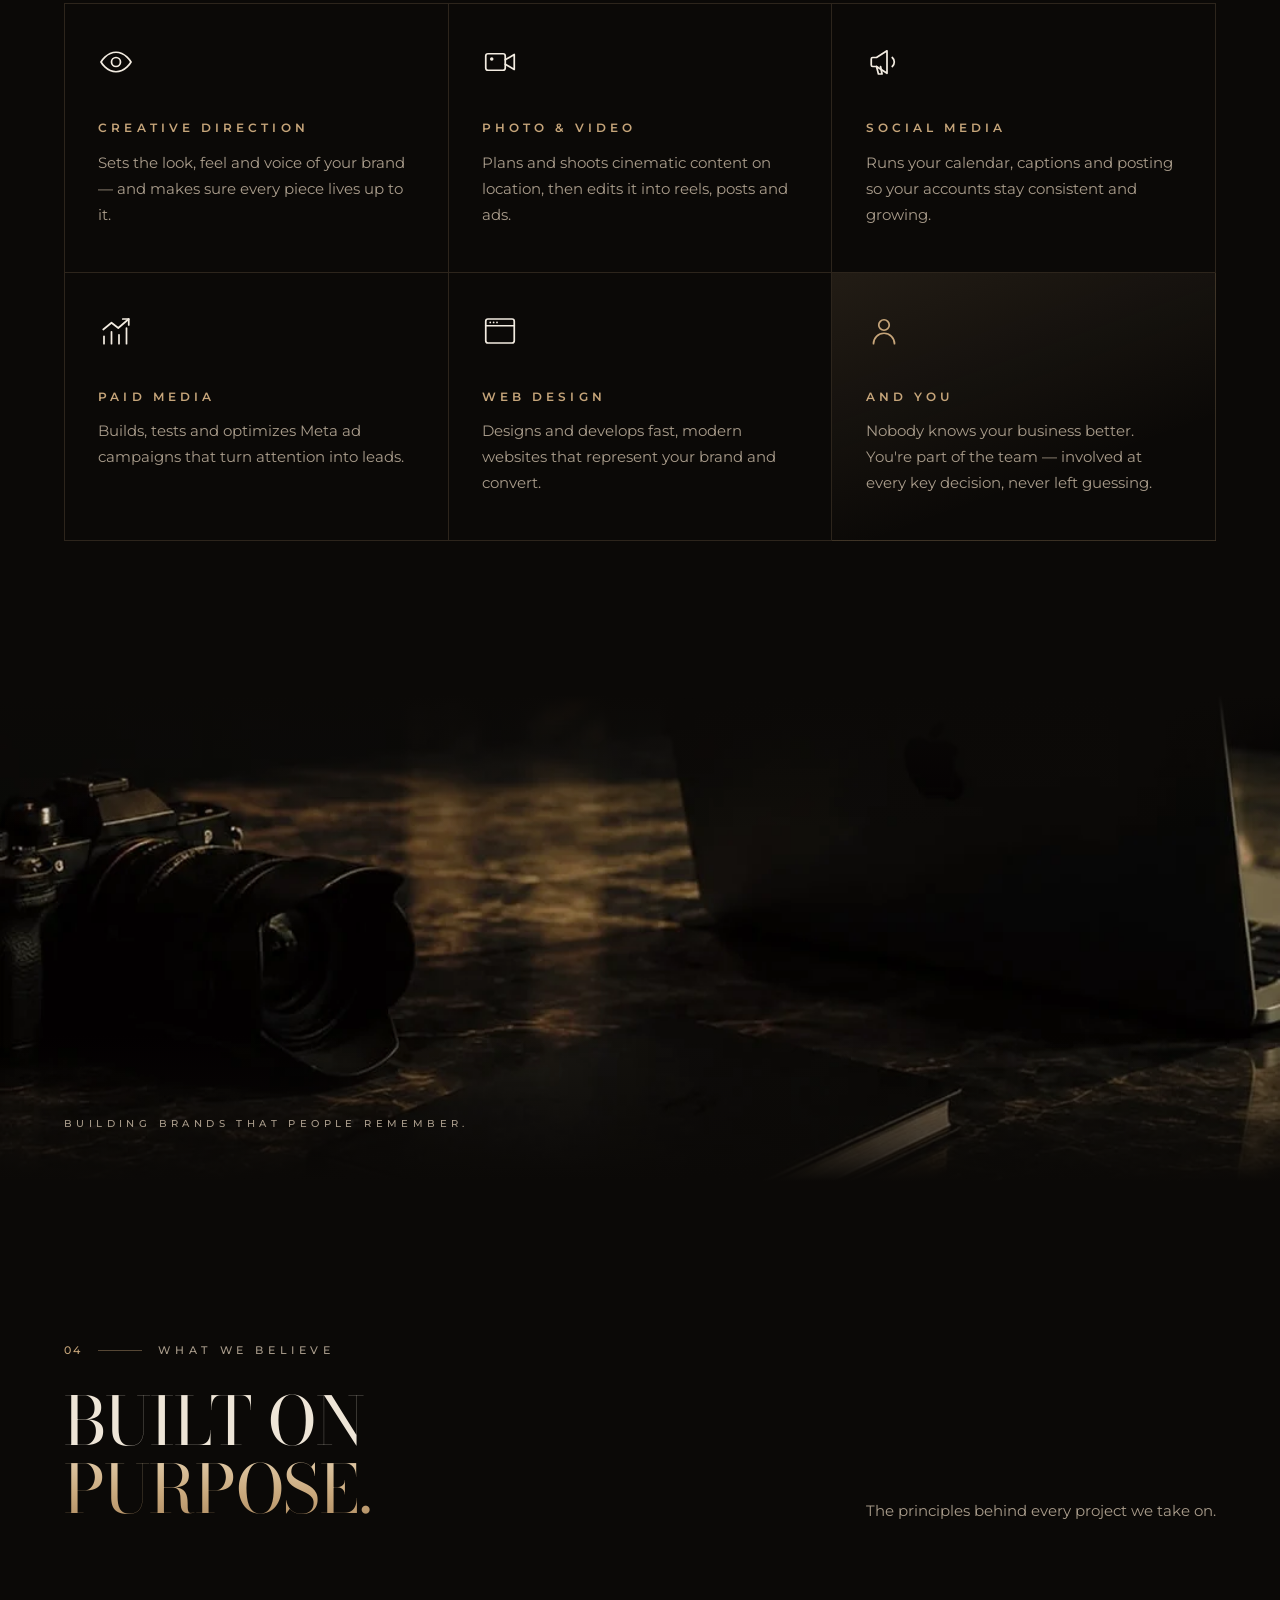
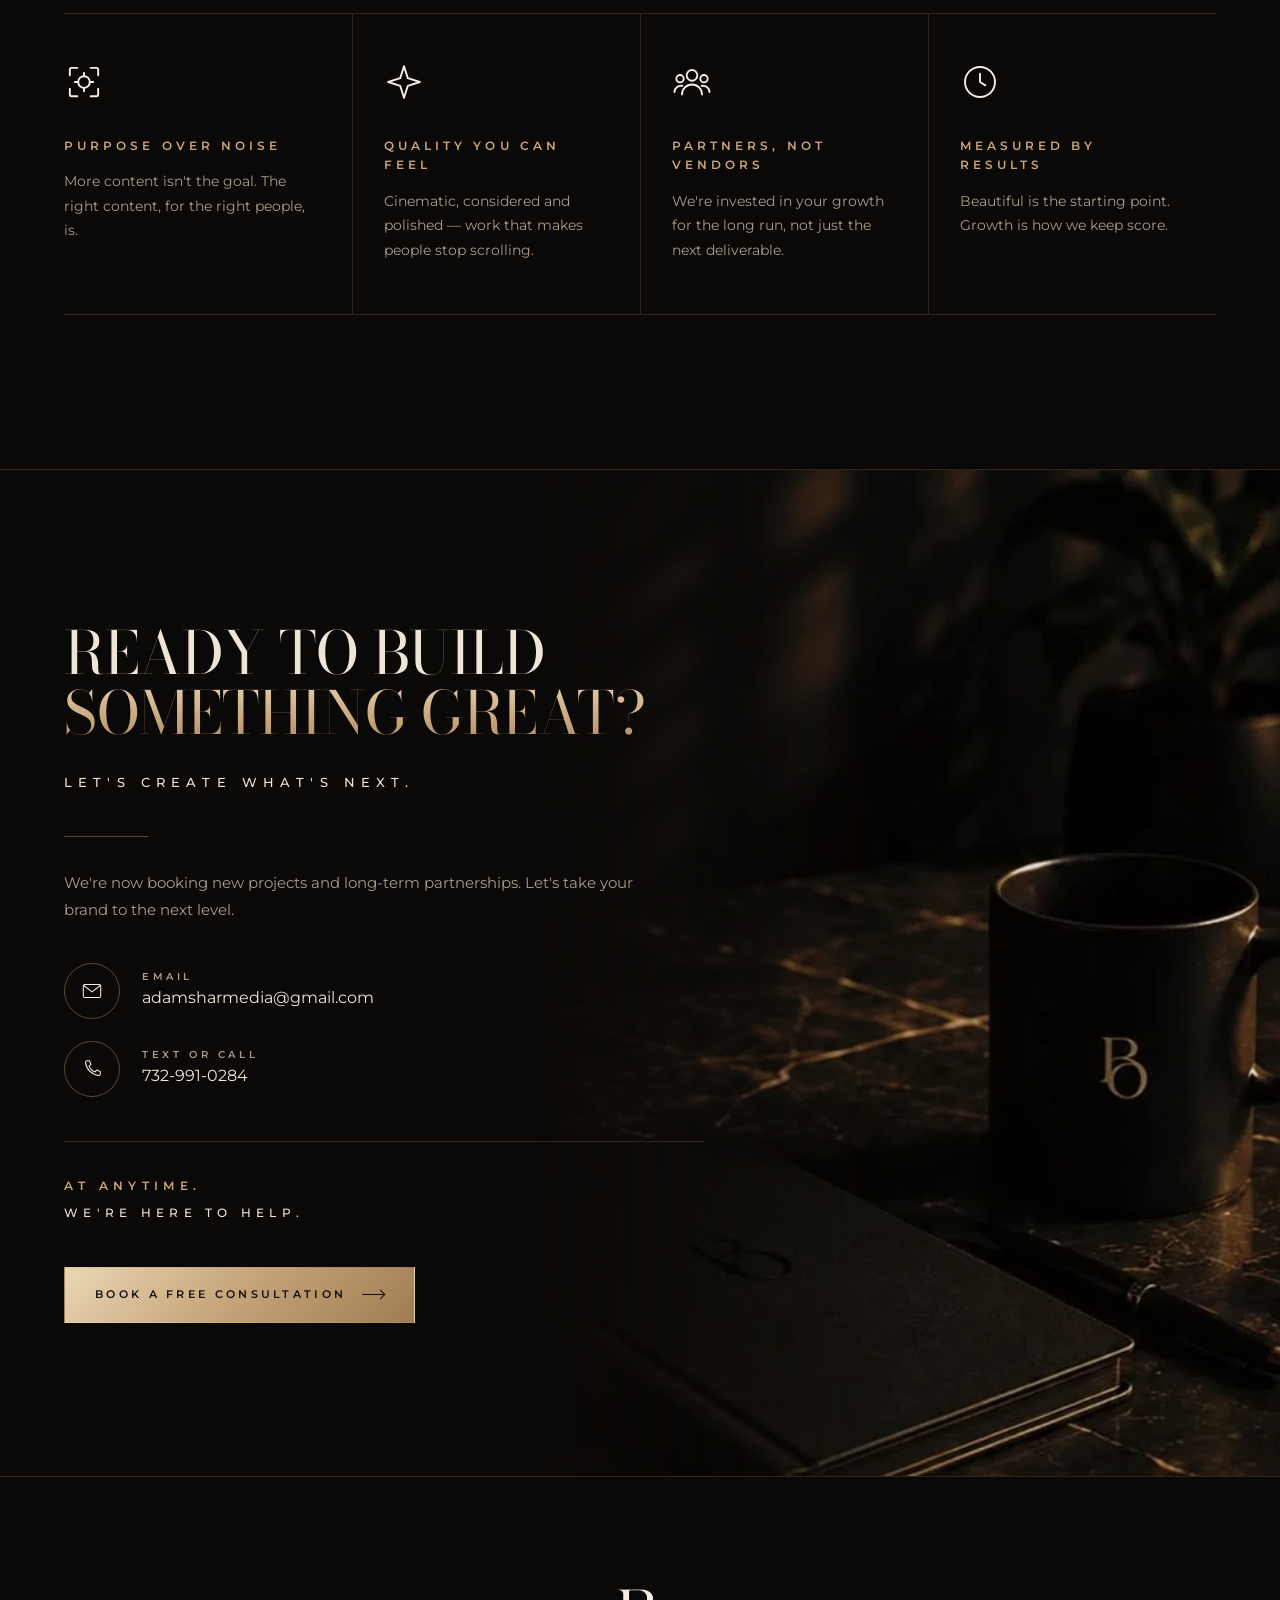
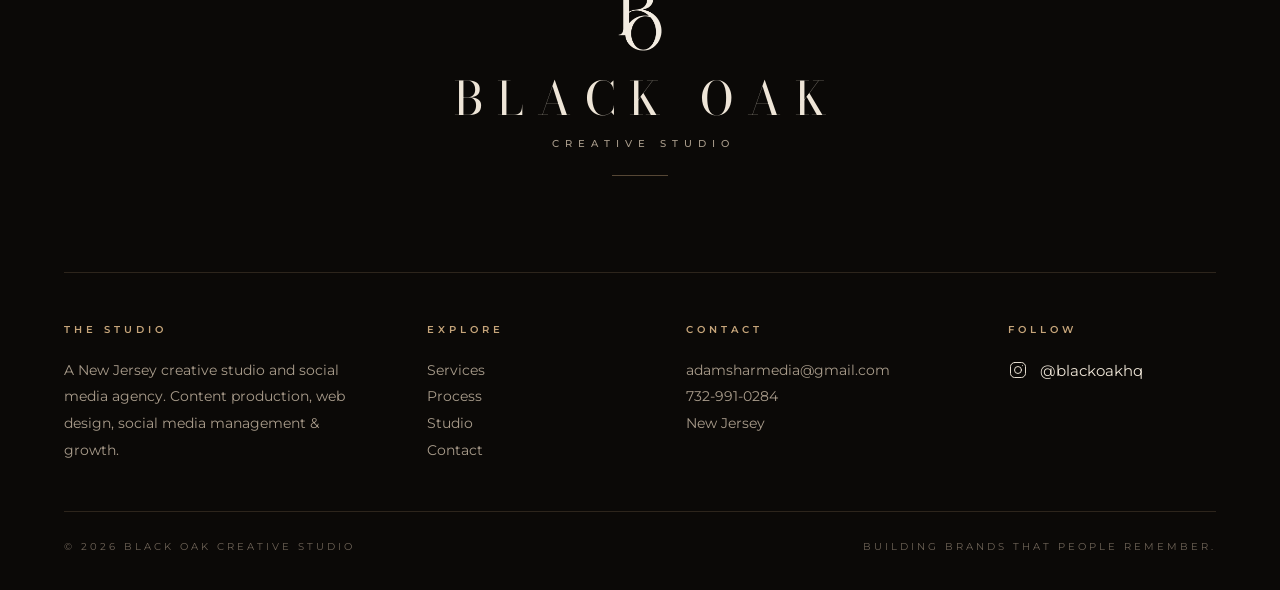
<file: studio.html>
<!doctype html>
<html lang="en">
<head>
  <meta charset="utf-8">
  <meta name="viewport" content="width=device-width, initial-scale=1">
  <title>Studio — Black Oak Creative Studio</title>
  <meta name="description" content="Meet Black Oak, a New Jersey creative studio. Who we are, who's involved in your project, and what we believe about building brands.">
  <meta name="theme-color" content="#0b0907">
  <meta property="og:title" content="The studio — Black Oak Creative Studio">
  <meta property="og:description" content="We don't just make content. We build brands that stand out.">
  <meta property="og:type" content="website">
  <link rel="icon" href="assets/img/favicon-32.png" sizes="32x32" type="image/png">
  <link rel="apple-touch-icon" href="assets/img/favicon-180.png">
  <link rel="preconnect" href="https://fonts.googleapis.com">
  <link rel="preconnect" href="https://fonts.gstatic.com" crossorigin>
  <link href="https://fonts.googleapis.com/css2?family=Bodoni+Moda:opsz,wght@6..96,400..600&family=Montserrat:wght@300;400;500;600&display=swap" rel="stylesheet">
  <link rel="stylesheet" href="assets/css/styles.css">
  <script>document.documentElement.classList.add("js")</script>
</head>
<body>
  <a class="skip" href="#main">Skip to content</a>

  <header class="site-header" data-header>
    <div class="container nav">
      <a class="brand" href="index.html" aria-label="Black Oak Creative Studio — home">
        <img class="mono" src="assets/img/logo-cream.png" alt="" width="344" height="480">
        <span class="brand__text"><span class="brand__name">BLACK OAK</span><span class="brand__sub">CREATIVE STUDIO</span></span>
      </a>
      <nav class="nav__links" aria-label="Primary">
        <ul class="nav__list">
          <li><a class="nav__link" href="index.html">Home</a></li>
          <li class="has-sub">
            <a class="nav__link" href="services.html">Services</a>
            <button class="sub-toggle" type="button" aria-expanded="false" aria-controls="subnav-services" aria-label="Show all services"><svg viewBox="0 0 10 10" aria-hidden="true"><path d="M1.5 3.5 5 7l3.5-3.5"/></svg></button>
            <div class="subnav" id="subnav-services">
              <a href="services.html#content"><span>01</span><strong>Content Creation</strong><small>Cinematic photo, video &amp; reels</small></a>
              <a href="services.html#social"><span>02</span><strong>Social Media</strong><small>Managed for you, every month</small></a>
              <a href="services.html#web"><span>03</span><strong>Website Design</strong><small>Fast, modern sites that convert</small></a>
              <a href="services.html#ads"><span>04</span><strong>Meta Ads</strong><small>Campaigns that bring in leads</small></a>
              <a href="services.html#brand"><span>05</span><strong>Brand Strategy</strong><small>Positioning built for growth</small></a>
              <a href="services.html#full"><span>06</span><strong>Full-Service</strong><small>Everything, one studio</small></a>
              <a class="subnav__all" href="services.html">View all services <i class="arrow"></i></a>
            </div>
          </li>
          <li><a class="nav__link" href="process.html">Process</a></li>
          <li><a class="nav__link" href="studio.html" aria-current="page">Studio</a></li>
          <li><a class="nav__link" href="contact.html">Contact</a></li>
        </ul>
      </nav>
      <div class="nav__end">
        <a class="nav__call" href="tel:+17329910284" aria-label="Text or call 732-991-0284" title="Text or call 732-991-0284"><svg class="ic" viewBox="0 0 24 24" aria-hidden="true"><path d="M6.6 3h2.7l1.5 4.2-2.1 1.4a11.5 11.5 0 0 0 6.7 6.7l1.4-2.1 4.2 1.5v2.7a1.7 1.7 0 0 1-1.8 1.7A16.4 16.4 0 0 1 4.9 4.8 1.7 1.7 0 0 1 6.6 3z"/></svg></a>
        <a class="btn btn--gold btn--sm nav__cta" href="contact.html">Free consultation</a>
        <button class="nav__toggle" type="button" aria-expanded="false" aria-controls="menu" aria-label="Open menu"><span></span><span></span></button>
      </div>
    </div>
  </header>

  <div class="menu" id="menu">
    <ul class="menu__links">
      <li><a href="index.html"><span>01</span>Home</a></li>
      <li><a href="services.html"><span>02</span>Services</a></li>
      <li><a href="process.html"><span>03</span>Process</a></li>
      <li><a href="studio.html" aria-current="page"><span>04</span>Studio</a></li>
      <li><a href="contact.html"><span>05</span>Contact</a></li>
    </ul>
    <div class="menu__foot">
      <a href="mailto:adamsharmedia@gmail.com">adamsharmedia@gmail.com</a>
      <a href="tel:+17329910284">732-991-0284</a>
      <a class="btn btn--gold" href="contact.html">Book a free consultation <i class="arrow"></i></a>
    </div>
  </div>

  <main id="main">
    <!-- Page hero (carousel slide 2) -->
    <section class="page-hero">
      <div class="page-hero__media" aria-hidden="true"><img src="assets/img/studio-room.webp" alt=""></div>
      <div class="container">
        <div class="page-hero__content">
          <div class="slidebar reveal">
            <img class="mono" src="assets/img/logo-cream.png" alt="" width="344" height="480">
            <span class="slidebar__rule"></span>
            <span class="slidebar__meta">Black Oak<br>Creative Studio</span>
            <span class="slidebar__count">04/05</span>
          </div>
          <h1 class="h1 reveal" style="--d:.1s">More than<br><span class="gold">content.</span></h1>
          <p class="kicker reveal" style="--d:.2s">We build brands that stand out.</p>
          <span class="rule reveal" style="--d:.25s"></span>
          <p class="lede reveal" style="--d:.3s">We create brands people recognize.</p>
          <p class="body reveal" style="--d:.35s">From cinematic visuals to strategic marketing, every project is built to help your business grow with purpose.</p>
        </div>
      </div>
    </section>

    <!-- Story -->
    <section class="section" style="padding-top:clamp(48px,6vw,96px)">
      <div class="container split" style="align-items:start">
        <div class="reveal">
          <p class="eyebrow"><span class="num">01</span><span class="dash"></span>Who we are</p>
          <p class="statement" style="margin-top:32px">We don't just<br>make content.<br><span class="gold">We build brands<br>that stand out.</span></p>
        </div>
        <div class="reveal" style="--d:.1s">
          <p class="lede">Black Oak is a creative studio and social media agency based in New Jersey.</p>
          <p class="body">We help businesses look the part and grow — with cinematic photo and video, social media that's managed for you, Meta ad campaigns that bring in leads, and websites that turn visitors into customers.</p>
          <p class="body">Whether you're launching a new business or elevating an established one, we create content and strategies that earn attention, build trust, and drive real results. And because it all comes from one studio, your brand looks and sounds the same everywhere your customers find you.</p>
          <div class="actions" style="margin-top:40px"><a class="link" href="services.html">What we do <i class="arrow"></i></a></div>
        </div>
      </div>
    </section>

    <!-- Studio facts -->
    <section class="section" style="padding-top:0">
      <div class="container">
        <dl class="facts reveal">
          <div class="fact"><dt>Based in</dt><dd>New Jersey</dd></div>
          <div class="fact"><dt>Specialty</dt><dd>Content &amp; social</dd></div>
          <div class="fact"><dt>Disciplines</dt><dd>Six, one studio</dd></div>
          <div class="fact"><dt>Availability</dt><dd>Booking now</dd></div>
        </dl>
      </div>
    </section>

    <!-- Founder -->
    <section class="section section--raised">
      <div class="container founder">
        <figure class="portrait reveal">
          <img class="mono" src="assets/img/logo-dark.png" alt="" width="344" height="480">
          <figcaption><span>Black Oak</span><span>Est. New Jersey</span></figcaption>
        </figure>
        <div class="reveal" style="--d:.1s">
          <p class="eyebrow"><span class="num">02</span><span class="dash"></span>Who's involved</p>
          <h2 class="h2">Meet<br><span class="gold">Adam.</span></h2>
          <p class="caps role">Founder &amp; Creative Director</p>
          <span class="rule"></span>
          <p class="body">Adam founded Black Oak to give businesses the kind of content and strategy usually reserved for big brands — cinematic, intentional and built to grow. He leads every project personally, from the first consultation through strategy, production and launch.</p>
          <p class="body">When you work with Black Oak, you work directly with the person building your brand — and you can reach him by text or call at anytime.</p>
          <blockquote>"Every brand has a story. Our job is to tell it the right way."</blockquote>
          <div class="actions" style="margin-top:40px">
            <a class="btn btn--gold" href="contact.html">Talk to Adam <i class="arrow"></i></a>
          </div>
        </div>
      </div>
    </section>

    <!-- Roles -->
    <section class="section">
      <div class="container">
        <div class="section-head">
          <div class="reveal">
            <p class="eyebrow"><span class="num">03</span><span class="dash"></span>Your team</p>
            <h2 class="h2">Who's behind<br><span class="gold">your brand.</span></h2>
          </div>
          <p class="body reveal" style="--d:.1s">Every project brings together the right mix of disciplines — scaled to what you need, and coordinated as one team with one point of contact.</p>
        </div>
        <div class="roles">
          <div class="role-card reveal">
            <span class="ic"><svg viewBox="0 0 24 24"><path d="M2 12s3.6-6.5 10-6.5S22 12 22 12s-3.6 6.5-10 6.5S2 12 2 12z"/><circle cx="12" cy="12" r="3"/></svg></span>
            <span class="caps">Creative Direction</span>
            <p>Sets the look, feel and voice of your brand — and makes sure every piece lives up to it.</p>
          </div>
          <div class="role-card reveal" style="--d:.06s">
            <span class="ic"><svg viewBox="0 0 24 24"><rect x="2.5" y="6.5" width="13" height="11" rx="1.5"/><path d="M15.5 10.5 21.5 7v10l-6-3.5"/><circle cx="6.5" cy="10" r=".6"/></svg></span>
            <span class="caps">Photo &amp; Video</span>
            <p>Plans and shoots cinematic content on location, then edits it into reels, posts and ads.</p>
          </div>
          <div class="role-card reveal" style="--d:.12s">
            <span class="ic"><svg viewBox="0 0 24 24"><path d="M3.5 10v4a1 1 0 0 0 1 1H7l7 4.5v-15L7 9H4.5a1 1 0 0 0-1 1z"/><path d="M7 15l1.3 5h2.4l-1-5"/><path d="M17.5 9a4 4 0 0 1 0 6"/></svg></span>
            <span class="caps">Social Media</span>
            <p>Runs your calendar, captions and posting so your accounts stay consistent and growing.</p>
          </div>
          <div class="role-card reveal">
            <span class="ic"><svg viewBox="0 0 24 24"><path d="M4 20.5v-5M9 20.5v-8M14 20.5v-6M19 20.5V10"/><path d="M3.5 11l5.5-4.5 4.5 3.5 7-6"/><path d="M16.5 4h4v4"/></svg></span>
            <span class="caps">Paid Media</span>
            <p>Builds, tests and optimizes Meta ad campaigns that turn attention into leads.</p>
          </div>
          <div class="role-card reveal" style="--d:.06s">
            <span class="ic"><svg viewBox="0 0 24 24"><rect x="2.5" y="4" width="19" height="16" rx="1.5"/><path d="M2.5 8.5h19"/><path d="M5.5 6.25h.01M7.75 6.25h.01M10 6.25h.01"/></svg></span>
            <span class="caps">Web Design</span>
            <p>Designs and develops fast, modern websites that represent your brand and convert.</p>
          </div>
          <div class="role-card role-card--you reveal" style="--d:.12s">
            <span class="ic"><svg viewBox="0 0 24 24"><circle cx="12" cy="8" r="3.5"/><path d="M5 20.5a7 7 0 0 1 14 0"/></svg></span>
            <span class="caps">And you</span>
            <p>Nobody knows your business better. You're part of the team — involved at every key decision, never left guessing.</p>
          </div>
        </div>
      </div>
    </section>

    <!-- Wide image -->
    <figure class="wide-img">
      <img src="assets/img/desk-camera.webp" alt="A cinema camera, notebook and laptop on a black marble desk" width="1062" height="409" loading="lazy">
      <figcaption>Building brands that people remember.</figcaption>
    </figure>

    <!-- Values -->
    <section class="section">
      <div class="container">
        <div class="section-head">
          <div class="reveal">
            <p class="eyebrow"><span class="num">04</span><span class="dash"></span>What we believe</p>
            <h2 class="h2">Built on<br><span class="gold">purpose.</span></h2>
          </div>
          <p class="body reveal" style="--d:.1s">The principles behind every project we take on.</p>
        </div>
        <div class="pillars">
          <div class="pillar reveal">
            <span class="ic"><svg viewBox="0 0 24 24"><path d="M3.5 8V4.5a1 1 0 0 1 1-1H8M16 3.5h3.5a1 1 0 0 1 1 1V8M20.5 16v3.5a1 1 0 0 1-1 1H16M8 20.5H4.5a1 1 0 0 1-1-1V16"/><circle cx="12" cy="12" r="3.5"/><path d="M12 6.5v2M12 15.5v2M6.5 12h2M15.5 12h2"/></svg></span>
            <h3 class="caps">Purpose over noise</h3>
            <p>More content isn't the goal. The right content, for the right people, is.</p>
          </div>
          <div class="pillar reveal" style="--d:.08s">
            <span class="ic"><svg viewBox="0 0 24 24"><path d="M12 2.5l2.3 7.2 7.2 2.3-7.2 2.3-2.3 7.2-2.3-7.2L2.5 12l7.2-2.3z"/></svg></span>
            <h3 class="caps">Quality you can feel</h3>
            <p>Cinematic, considered and polished — work that makes people stop scrolling.</p>
          </div>
          <div class="pillar reveal" style="--d:.16s">
            <span class="ic"><svg viewBox="0 0 24 24"><circle cx="12" cy="8" r="3.2"/><path d="M6 19.5a6 6 0 0 1 12 0"/><circle cx="4.8" cy="10" r="2.2"/><path d="M1.5 18a4 4 0 0 1 4.8-3.7"/><circle cx="19.2" cy="10" r="2.2"/><path d="M22.5 18a4 4 0 0 0-4.8-3.7"/></svg></span>
            <h3 class="caps">Partners, not vendors</h3>
            <p>We're invested in your growth for the long run, not just the next deliverable.</p>
          </div>
          <div class="pillar reveal" style="--d:.24s">
            <span class="ic"><svg viewBox="0 0 24 24"><circle cx="12" cy="12" r="9"/><path d="M12 7v5l3.2 2"/></svg></span>
            <h3 class="caps">Measured by results</h3>
            <p>Beautiful is the starting point. Growth is how we keep score.</p>
          </div>
        </div>
      </div>
    </section>

    <!-- CTA -->
    <section class="cta">
      <div class="cta__media" aria-hidden="true"><img src="assets/img/desk-mug.webp" alt="" loading="lazy"></div>
      <div class="container">
        <div class="cta__text reveal">
          <h2 class="h2">Ready to build<br><span class="gold">something great?</span></h2>
          <p class="kicker">Let's create what's next.</p>
          <span class="rule"></span>
          <p class="body">We're now booking new projects and long-term partnerships. Let's take your brand to the next level.</p>
          <ul class="contact-list">
            <li><a href="mailto:adamsharmedia@gmail.com"><span class="ic"><svg viewBox="0 0 24 24"><rect x="2.5" y="5" width="19" height="14" rx="1.5"/><path d="M3 6l9 7 9-7"/></svg></span><span><small>Email</small><span>adamsharmedia@gmail.com</span></span></a></li>
            <li><a href="tel:+17329910284"><span class="ic"><svg viewBox="0 0 24 24"><path d="M6.6 3h2.7l1.5 4.2-2.1 1.4a11.5 11.5 0 0 0 6.7 6.7l1.4-2.1 4.2 1.5v2.7a1.7 1.7 0 0 1-1.8 1.7A16.4 16.4 0 0 1 4.9 4.8 1.7 1.7 0 0 1 6.6 3z"/></svg></span><span><small>Text or call</small><span>732-991-0284</span></span></a></li>
          </ul>
          <p class="anytime"><b>At anytime.</b><br>We're here to help.</p>
          <div class="actions"><a class="btn btn--gold" href="contact.html">Book a free consultation <i class="arrow"></i></a></div>
        </div>
      </div>
    </section>
  </main>

  <footer class="site-footer">
    <div class="container">
      <a class="lockup" href="index.html" aria-label="Black Oak Creative Studio — home">
        <img class="mono" src="assets/img/logo-cream.png" alt="" width="344" height="480">
        <span class="lockup__name">BLACK OAK</span>
        <span class="lockup__sub">CREATIVE STUDIO</span>
        <span class="lockup__line"></span>
      </a>
      <div class="footer-grid">
        <div>
          <h2>The studio</h2>
          <p>A New Jersey creative studio and social media agency. Content production, web design, social media management &amp; growth.</p>
        </div>
        <div>
          <h2>Explore</h2>
          <ul>
            <li><a href="services.html">Services</a></li>
            <li><a href="process.html">Process</a></li>
            <li><a href="studio.html">Studio</a></li>
            <li><a href="contact.html">Contact</a></li>
          </ul>
        </div>
        <div>
          <h2>Contact</h2>
          <ul>
            <li><a href="mailto:adamsharmedia@gmail.com">adamsharmedia@gmail.com</a></li>
            <li><a href="tel:+17329910284">732-991-0284</a></li>
            <li>New Jersey</li>
          </ul>
        </div>
        <div>
          <h2>Follow</h2>
          <a class="footer-social" href="https://www.instagram.com/blackoakhq/" target="_blank" rel="noopener"><span class="ic"><svg viewBox="0 0 24 24"><rect x="3" y="3" width="18" height="18" rx="5"/><circle cx="12" cy="12" r="4.2"/><path d="M17.3 6.7h.01"/></svg></span>@blackoakhq</a>
        </div>
      </div>
      <div class="footer-bottom">
        <span>© <span data-year>2026</span> Black Oak Creative Studio</span>
        <span>Building brands that people remember.</span>
      </div>
    </div>
  </footer>

  <script src="assets/js/main.js" defer></script>
</body>
</html>
</file>
<file: assets/css/styles.css>
/* ==========================================================================
   Black Oak Creative Studio
   Palette, type and motifs taken from the @blackoakhq launch carousel:
   warm near-black rooms, window light, black marble with gold veins,
   Didone serif headlines with a gold second line, wide-tracked caps.
   ========================================================================== */

:root {
  --ink: #0b0907;
  --ink-2: #110d0a;
  --ink-3: #18130f;
  --ink-4: #221b15;

  --text: #eee5d7;
  --muted: #a99c8b;
  --dim: #6f6458;

  --gold: #c6a57a;
  --gold-light: #ead7b5;
  --gold-deep: #9a774f;
  --gold-grad: linear-gradient(180deg, #ecdcbf 0%, #c9a87c 55%, #a17d54 100%);
  --gold-fill: linear-gradient(135deg, #ead7b5 0%, #c6a57a 48%, #a07c52 100%);

  --cream: #f3ece1;
  --cream-2: #e9dfcf;
  --cream-ink: #17120f;
  --cream-muted: #6d6155;
  --taupe-grad: linear-gradient(180deg, #a69584 0%, #8a7867 100%);

  --line: rgba(198, 165, 122, 0.18);
  --line-2: rgba(198, 165, 122, 0.4);

  --serif: "Bodoni Moda", Didot, "Bodoni 72", "Libre Bodoni", Georgia, serif;
  --sans: "Montserrat", "Helvetica Neue", Arial, sans-serif;

  --gutter: clamp(20px, 5vw, 72px);
  --max: 1320px;
  --header-h: 88px;
  --ease: cubic-bezier(0.2, 0.7, 0.2, 1);
}

/* ---------- Base ---------- */
*, *::before, *::after { box-sizing: border-box; }
* { margin: 0; padding: 0; }
html { -webkit-text-size-adjust: 100%; scroll-behavior: smooth; }
body {
  background: var(--ink);
  color: var(--text);
  font-family: var(--sans);
  font-size: 15px;
  font-weight: 400;
  line-height: 1.8;
  -webkit-font-smoothing: antialiased;
  -moz-osx-font-smoothing: grayscale;
  overflow-x: hidden;
}
body.menu-open { overflow: hidden; }

/* film grain over everything, like the carousel photography */
body::before {
  content: "";
  position: fixed;
  inset: 0;
  z-index: 90;
  pointer-events: none;
  opacity: 0.05;
  background-image: url("data:image/svg+xml,%3Csvg xmlns='http://www.w3.org/2000/svg' width='200' height='200'%3E%3Cfilter id='n'%3E%3CfeTurbulence type='fractalNoise' baseFrequency='.9' numOctaves='3' stitchTiles='stitch'/%3E%3CfeColorMatrix values='0 0 0 0 1 0 0 0 0 1 0 0 0 0 1 0 0 0 .6 0'/%3E%3C/filter%3E%3Crect width='100%25' height='100%25' filter='url(%23n)'/%3E%3C/svg%3E");
}

img, svg { display: block; max-width: 100%; }
img { height: auto; }
a { color: inherit; text-decoration: none; }
button { font: inherit; color: inherit; background: none; border: 0; cursor: pointer; }
ul, ol { list-style: none; }
::selection { background: var(--gold); color: var(--ink); }
:focus-visible { outline: 1px solid var(--gold); outline-offset: 4px; }

.skip {
  position: absolute; left: 16px; top: -60px; z-index: 100;
  background: var(--gold); color: var(--ink); padding: 10px 16px;
  font-size: 12px; letter-spacing: .2em; text-transform: uppercase;
}
.skip:focus { top: 16px; }

.container { width: 100%; max-width: var(--max); margin-inline: auto; padding-inline: var(--gutter); }
.sr-only { position: absolute; width: 1px; height: 1px; overflow: hidden; clip: rect(0 0 0 0); white-space: nowrap; }

/* ---------- Icons ---------- */
.ic { display: inline-grid; place-items: center; flex-shrink: 0; }
.ic svg, svg.ic {
  width: 100%; height: 100%;
  fill: none; stroke: currentColor; stroke-width: 1.15;
  stroke-linecap: round; stroke-linejoin: round;
}

/* ---------- Monogram (logo-cream.png on dark, logo-dark.png on cream) ---------- */
.mono { display: block; height: auto; aspect-ratio: 344 / 480; flex-shrink: 0; }

/* ---------- Type ---------- */
.eyebrow {
  display: inline-flex; align-items: center; gap: 16px;
  font-size: 11px; font-weight: 500; letter-spacing: .42em; text-transform: uppercase;
  color: var(--muted); line-height: 1.6;
}
.eyebrow--gold { color: var(--gold); }
.eyebrow .num { color: var(--gold); letter-spacing: .2em; }
.eyebrow .dash { width: 44px; height: 1px; background: var(--line-2); }

.display, .h1, .h2, .h3 {
  font-family: var(--serif); font-weight: 400; text-transform: uppercase;
  letter-spacing: -.005em; line-height: 1.02;
}
.h1 { font-size: clamp(46px, 7vw, 108px); }
.h2 { font-size: clamp(38px, 5.2vw, 78px); }
.h3 { font-size: clamp(26px, 2.6vw, 38px); line-height: 1.1; }

.gold {
  background: var(--gold-grad);
  -webkit-background-clip: text; background-clip: text;
  color: transparent;
  -webkit-box-decoration-break: clone; box-decoration-break: clone;
}

.kicker {
  font-size: clamp(11px, 1vw, 13px); font-weight: 500;
  letter-spacing: .48em; text-transform: uppercase; color: var(--text);
  line-height: 1.9;
}
.caps {
  font-size: 12px; font-weight: 600; letter-spacing: .34em; text-transform: uppercase;
  color: var(--gold); line-height: 1.6;
}
.lede { font-size: clamp(16px, 1.25vw, 18.5px); line-height: 1.75; color: var(--text); max-width: 34em; }
.body { color: var(--muted); max-width: 38em; }
.body + .body, .lede + .body { margin-top: 1.1em; }
.rule { display: block; width: 84px; height: 1px; background: var(--line-2); }

.stack > * + * { margin-top: var(--gap, 28px); }

/* ---------- Buttons ---------- */
.btn {
  --h: 56px;
  display: inline-flex; align-items: center; justify-content: center; gap: 16px;
  height: var(--h); padding: 0 30px;
  font-size: 11px; font-weight: 600; letter-spacing: .3em; text-transform: uppercase;
  border: 1px solid var(--line-2); color: var(--text);
  transition: background-color .4s var(--ease), border-color .4s var(--ease), color .4s var(--ease), filter .4s;
  white-space: nowrap;
}
.btn:hover { border-color: var(--gold); color: var(--gold-light); }
.btn--gold { background: var(--gold-fill); border-color: transparent; color: #15100c; }
.btn--gold:hover { color: #15100c; filter: brightness(1.08) saturate(1.05); }
.btn--sm { --h: 44px; padding: 0 22px; font-size: 10px; }
.btn--dark { background: var(--cream-ink); color: var(--cream); border-color: var(--cream-ink); }
.btn--dark:hover { background: #2a221c; color: var(--cream); border-color: #2a221c; }
.arrow { position: relative; width: 22px; height: 1px; background: currentColor; transition: width .4s var(--ease); }
.arrow::after {
  content: ""; position: absolute; right: 0; top: -3px;
  width: 7px; height: 7px; border-top: 1px solid currentColor; border-right: 1px solid currentColor;
  transform: rotate(45deg);
}
.btn:hover .arrow, .link:hover .arrow { width: 32px; }

.link {
  display: inline-flex; align-items: center; gap: 16px;
  font-size: 11px; font-weight: 600; letter-spacing: .3em; text-transform: uppercase; color: var(--gold);
  padding-bottom: 6px; border-bottom: 1px solid var(--line-2);
  transition: color .3s, border-color .3s;
}
.link:hover { color: var(--gold-light); border-color: var(--gold); }

.actions { display: flex; flex-wrap: wrap; align-items: center; gap: 18px 28px; }

@media (max-width: 520px) {
  .btn { padding: 0 20px; gap: 12px; letter-spacing: .2em; }
  .hero__actions { align-self: stretch; flex-direction: column; align-items: stretch; gap: 12px; }
}

/* ---------- Header / navbar ---------- */
.site-header {
  position: fixed; top: 0; left: 0; right: 0; z-index: 60;
  background: var(--ink);
  border-bottom: 1px solid var(--line);
  transition: box-shadow .4s var(--ease);
}
.site-header.is-scrolled { box-shadow: 0 12px 32px rgba(0, 0, 0, .45); }
.nav {
  display: grid; grid-template-columns: auto minmax(0, 1fr) auto;
  align-items: center; gap: 24px; height: var(--header-h);
}
.nav__links { justify-self: center; }
.brand { display: flex; align-items: center; gap: 14px; justify-self: start; }
.brand .mono { width: 28px; }
.brand__name { display: block; font-family: var(--serif); font-size: 17px; letter-spacing: .3em; line-height: 1; }
.brand__sub { display: block; font-size: 7.5px; font-weight: 500; letter-spacing: .56em; color: var(--muted); line-height: 1; margin-top: 8px; }

.nav__list { display: flex; align-items: center; gap: 4px; }
.nav__list > li { position: relative; display: flex; align-items: center; }
.nav__link {
  position: relative; display: flex; align-items: center; height: 44px; padding: 0 16px;
  font-size: 11.5px; font-weight: 500; letter-spacing: .18em; text-transform: uppercase;
  color: #d6ccbc; transition: color .3s;
}
.nav__link::after {
  content: ""; position: absolute; left: 16px; right: 16px; bottom: 6px; height: 1px;
  background: var(--gold); transform: scaleX(0); transform-origin: left; transition: transform .45s var(--ease);
}
.nav__link:hover, .has-sub:hover > .nav__link { color: var(--gold-light); }
.nav__link[aria-current="page"] { color: var(--text); }
.nav__link[aria-current="page"]::after, .nav__link:hover::after { transform: scaleX(1); }
.has-sub > .nav__link { padding-right: 6px; }
.has-sub > .nav__link::after { right: 6px; }
.sub-toggle { display: grid; place-items: center; width: 26px; height: 44px; margin-right: 6px; color: var(--muted); }
.sub-toggle svg { width: 10px; height: 10px; fill: none; stroke: currentColor; stroke-width: 1.6; transition: transform .35s var(--ease); }
.has-sub:hover .sub-toggle, .has-sub.is-open .sub-toggle { color: var(--gold); }
.has-sub:hover .sub-toggle svg, .has-sub.is-open .sub-toggle svg { transform: rotate(180deg); }

.subnav {
  position: absolute; top: calc(100% + 18px); left: 50%; z-index: 5;
  width: 580px; padding: 14px;
  display: grid; grid-template-columns: 1fr 1fr; gap: 2px;
  background: var(--ink-2); border: 1px solid var(--line);
  box-shadow: 0 32px 64px rgba(0, 0, 0, .55);
  opacity: 0; visibility: hidden; transform: translate(-50%, 8px);
  transition: opacity .3s var(--ease), transform .3s var(--ease), visibility .3s;
}
.subnav::before { content: ""; position: absolute; left: 0; right: 0; top: -20px; height: 20px; }
.has-sub:hover .subnav, .has-sub.is-open .subnav { opacity: 1; visibility: visible; transform: translate(-50%, 0); }
.subnav a { display: grid; grid-template-columns: 34px minmax(0, 1fr); padding: 14px 16px; transition: background-color .25s; }
.subnav a:hover { background: rgba(198, 165, 122, .07); }
.subnav a span { grid-row: span 2; font-family: var(--serif); font-size: 15px; color: var(--gold); line-height: 1.4; }
.subnav a strong { font-size: 11px; font-weight: 600; letter-spacing: .16em; text-transform: uppercase; color: var(--text); line-height: 1.6; }
.subnav a small { font-size: 12.5px; color: var(--muted); line-height: 1.5; }
.subnav .subnav__all {
  grid-column: 1 / -1; display: flex; align-items: center; justify-content: space-between;
  margin-top: 8px; padding: 16px; border-top: 1px solid var(--line);
  font-size: 10.5px; font-weight: 600; letter-spacing: .3em; text-transform: uppercase; color: var(--gold);
}

.nav__end { display: flex; align-items: center; gap: 14px; justify-self: end; }
.nav__call {
  display: grid; place-items: center; width: 44px; height: 44px; padding: 13px;
  border: 1px solid var(--line-2); border-radius: 50%; color: var(--cream);
  transition: border-color .3s, color .3s, background-color .3s;
}
.nav__call:hover { border-color: var(--gold); color: var(--gold-light); background: rgba(198, 165, 122, .08); }

@media (max-width: 1240px) {
  .nav__link { padding: 0 11px; letter-spacing: .14em; }
  .nav__link::after { left: 11px; right: 11px; }
  .brand__text { display: none; }
}

.nav__toggle { display: none; width: 44px; height: 44px; margin-right: -10px; position: relative; }
.nav__toggle span {
  position: absolute; left: 10px; right: 10px; height: 1px; background: var(--text);
  transition: transform .45s var(--ease), top .45s var(--ease);
}
.nav__toggle span:first-child { top: 18px; }
.nav__toggle span:last-child { top: 26px; left: 18px; }
.nav__toggle[aria-expanded="true"] span:first-child { top: 22px; transform: rotate(45deg); }
.nav__toggle[aria-expanded="true"] span:last-child { top: 22px; left: 10px; transform: rotate(-45deg); }

.menu {
  position: fixed; inset: 0; z-index: 55;
  display: flex; flex-direction: column;
  padding: calc(var(--header-h) + 32px) var(--gutter) 36px;
  background: radial-gradient(80% 60% at 0% 20%, rgba(198, 165, 122, .1), transparent 60%), var(--ink);
  opacity: 0; visibility: hidden; transition: opacity .5s var(--ease), visibility .5s;
  overflow-y: auto;
}
.menu.is-open { opacity: 1; visibility: visible; }
.menu__links { margin: auto 0; }
.menu__links a {
  display: flex; align-items: baseline; gap: 20px; padding: 6px 0;
  font-family: var(--serif); font-size: clamp(34px, 9vw, 58px); text-transform: uppercase; line-height: 1.2;
  border-bottom: 1px solid var(--line);
  transform: translateY(16px); opacity: 0; transition: transform .6s var(--ease), opacity .6s var(--ease), color .3s;
}
.menu__links a span { font-family: var(--sans); font-size: 11px; letter-spacing: .3em; color: var(--gold); }
.menu__links a[aria-current="page"] { color: var(--gold-light); }
.menu.is-open .menu__links a { transform: none; opacity: 1; }
.menu.is-open .menu__links li:nth-child(2) a { transition-delay: .05s; }
.menu.is-open .menu__links li:nth-child(3) a { transition-delay: .1s; }
.menu.is-open .menu__links li:nth-child(4) a { transition-delay: .15s; }
.menu.is-open .menu__links li:nth-child(5) a { transition-delay: .2s; }
.menu__foot { margin-top: 40px; display: grid; gap: 6px; font-size: 13px; color: var(--muted); }
.menu__foot .btn { margin-top: 18px; justify-self: start; }

@media (max-width: 1100px) {
  :root { --header-h: 76px; }
  .nav { display: flex; justify-content: space-between; }
  .nav__links, .nav__cta, .nav__call { display: none; }
  .brand__text { display: block; }
  .nav__toggle { display: block; }
}

/* ---------- Sections ---------- */
.section { position: relative; padding-block: clamp(96px, 12vw, 176px); }
.section--top-line { border-top: 1px solid var(--line); }
.section--raised { background: var(--ink-2); }
.section-head { display: grid; grid-template-columns: minmax(0, 1fr) minmax(0, .8fr); gap: 32px clamp(40px, 6vw, 96px); align-items: end; margin-bottom: clamp(56px, 7vw, 96px); }
.section-head > :last-child { justify-self: end; max-width: 30em; }
.section-head .h2 { margin-top: 26px; }
.section-head .kicker { margin-top: 26px; }
@media (max-width: 860px) {
  .section-head { grid-template-columns: 1fr; }
  .section-head > :last-child { justify-self: start; }
}

/* ---------- Home hero (carousel slide 1) ---------- */
.hero {
  position: relative; isolation: isolate; overflow: hidden;
  min-height: 100vh; min-height: 100svh;
  display: grid; place-items: center; text-align: center;
  padding: calc(var(--header-h) + 48px) var(--gutter) clamp(96px, 14vh, 160px);
  background: radial-gradient(70% 60% at 50% 45%, #15100c 0%, var(--ink) 70%);
}
.hero__bg { position: absolute; inset: 0; z-index: -1; pointer-events: none; }
.hero__wall {
  position: absolute; left: 0; top: 0; height: 82%; width: auto; max-width: none;
  -webkit-mask-image: linear-gradient(90deg, #000 60%, transparent), linear-gradient(180deg, #000 72%, transparent);
  -webkit-mask-composite: source-in;
  mask-image: linear-gradient(90deg, #000 60%, transparent), linear-gradient(180deg, #000 72%, transparent);
  mask-composite: intersect;
  animation: breathe 10s ease-in-out infinite alternate;
}
.hero__spill {
  position: absolute; inset: 0;
  background:
    radial-gradient(40% 55% at 0% 30%, rgba(222, 182, 128, .18), transparent 70%),
    radial-gradient(30% 40% at 100% 20%, rgba(198, 165, 122, .06), transparent 70%);
}
.hero__marble {
  position: absolute; left: 0; right: 0; bottom: 0; width: 100%; height: 36%;
  object-fit: cover; object-position: 50% 85%;
  -webkit-mask-image: linear-gradient(180deg, transparent 0%, #000 55%);
  mask-image: linear-gradient(180deg, transparent 0%, #000 55%);
  opacity: .9;
}
.hero__inner { display: flex; flex-direction: column; align-items: center; }
.hero__mono { width: clamp(60px, 6.4vw, 92px); margin-bottom: clamp(32px, 5vh, 52px); }
.hero__title {
  font-family: var(--serif); font-weight: 400; line-height: 1;
  font-size: clamp(44px, 8.6vw, 136px); letter-spacing: .16em; margin-right: -.16em;
  color: var(--cream);
}
.hero__sub { margin-top: clamp(18px, 2.6vh, 30px); font-size: clamp(11px, 1.1vw, 15px); font-weight: 500; letter-spacing: .62em; margin-right: -.62em; }
.hero__tag { margin-top: clamp(36px, 6vh, 60px); font-size: 11px; font-weight: 500; letter-spacing: .5em; margin-right: -.5em; line-height: 2.3; color: var(--text); }
.hero__actions { margin-top: clamp(36px, 6vh, 56px); justify-content: center; }

@keyframes breathe { from { opacity: .78; } to { opacity: 1; } }

@media (max-width: 640px) {
  .hero__wall { height: 62%; opacity: .7; }
  .hero__marble { height: 30%; }
  .hero__title { letter-spacing: .1em; margin-right: -.1em; font-size: clamp(40px, 12.5vw, 64px); }
  .hero__sub { letter-spacing: .5em; margin-right: -.5em; }
  .hero__tag { letter-spacing: .36em; margin-right: -.36em; }
}

/* ---------- Inner page hero (carousel slides 2–5) ---------- */
.page-hero {
  position: relative; isolation: isolate; overflow: hidden;
  min-height: min(920px, 100svh);
  display: flex; align-items: center;
  padding: calc(var(--header-h) + 56px) 0 clamp(72px, 10vw, 120px);
}
.page-hero__media { position: absolute; top: 0; right: 0; bottom: 0; width: min(54vw, 860px); z-index: -1; }
.page-hero__media img {
  width: 100%; height: 100%; object-fit: cover; object-position: 50% 62%;
  -webkit-mask-image: linear-gradient(90deg, transparent 0%, #000 42%), linear-gradient(0deg, transparent 0%, #000 22%);
  -webkit-mask-composite: source-in;
  mask-image: linear-gradient(90deg, transparent 0%, #000 42%), linear-gradient(0deg, transparent 0%, #000 22%);
  mask-composite: intersect;
}
.page-hero__media::after { content: ""; position: absolute; inset: auto 0 0 0; height: 30%; background: linear-gradient(transparent, var(--ink)); }
.page-hero__content { max-width: 720px; }
.page-hero .h1 { font-size: clamp(46px, 6.4vw, 96px); }
.page-hero .h1 { margin-top: clamp(40px, 6vh, 64px); }
.page-hero .kicker { margin-top: 30px; }
.page-hero .rule { margin: 40px 0; }

.slidebar { display: flex; align-items: center; gap: 22px; margin-bottom: 8px; }
.slidebar .mono { width: 22px; }
.slidebar__rule { flex: 1; height: 1px; background: var(--line-2); max-width: 480px; }
.slidebar__meta { font-size: 9px; font-weight: 500; letter-spacing: .44em; line-height: 1.9; color: var(--muted); text-transform: uppercase; }
.slidebar__count { font-size: 11px; letter-spacing: .18em; color: var(--gold); padding: 6px 12px; border: 1px solid var(--line); border-radius: 99px; }

@media (max-width: 860px) {
  .page-hero { min-height: auto; padding-top: calc(var(--header-h) + 40px); }
  .page-hero__media { width: 100%; opacity: .5; }
  .page-hero__media img { -webkit-mask-image: linear-gradient(180deg, #000 0%, transparent 95%); mask-image: linear-gradient(180deg, #000 0%, transparent 95%); }
  .slidebar__meta { display: none; }
}

/* ---------- Split (text + framed image) ---------- */
.split { display: grid; grid-template-columns: minmax(0, 1fr) minmax(0, 1fr); gap: clamp(56px, 8vw, 132px); align-items: center; }
.split--flip > :first-child { order: 2; }
.split .h2 { margin-top: 28px; }
.split .rule { margin: 40px 0; }
@media (max-width: 900px) {
  .split { grid-template-columns: 1fr; }
  .split--flip > :first-child { order: 0; }
}

.frame { position: relative; isolation: isolate; }
.frame::before { content: ""; position: absolute; inset: -20px 20px 20px -20px; border: 1px solid var(--line); z-index: -1; }
.split .frame { width: 100%; max-width: 520px; justify-self: end; }
.split--flip .frame { justify-self: start; }
.frame img { width: 100%; aspect-ratio: 4 / 5; object-fit: cover; object-position: 50% 72%; }
.frame--tall img { aspect-ratio: 3 / 4.2; }
.frame__tag {
  position: absolute; right: -1px; bottom: 32px;
  background: var(--ink); padding: 16px 22px 16px 26px;
  font-size: 10px; font-weight: 500; letter-spacing: .4em; text-transform: uppercase; color: var(--muted);
  border-left: 1px solid var(--gold);
}
@media (max-width: 900px) { .frame { margin-left: 20px; } .split .frame { justify-self: start; } }

/* ---------- Services list (carousel slide 3) ---------- */
.svc-grid { display: grid; grid-template-columns: repeat(2, minmax(0, 1fr)); column-gap: clamp(40px, 6vw, 104px); }
.svc {
  display: grid; grid-template-columns: 48px 1px minmax(0, 1fr); column-gap: 28px;
  padding: 36px 0 40px; border-top: 1px solid var(--line);
}
.svc .ic { width: 44px; height: 44px; color: var(--cream); }
.svc__bar { width: 1px; background: var(--line-2); }
.svc .caps { margin-bottom: 12px; }
.svc p { color: var(--muted); font-size: 14.5px; line-height: 1.75; }
.svc-grid + .actions { margin-top: 56px; }
@media (max-width: 860px) { .svc-grid { grid-template-columns: 1fr; } }
@media (max-width: 480px) { .svc { grid-template-columns: 36px 1px minmax(0, 1fr); column-gap: 18px; } .svc .ic { width: 34px; height: 34px; } }

/* ---------- Marble band ---------- */
.band { position: relative; isolation: isolate; overflow: hidden; text-align: center; padding-block: clamp(130px, 17vw, 240px); }
.band__img { position: absolute; inset: 0; width: 100%; height: 100%; object-fit: cover; z-index: -2; opacity: .75; }
.band::before { content: ""; position: absolute; inset: 0; z-index: -1; background: linear-gradient(180deg, var(--ink) 0%, rgba(11, 9, 7, .55) 35%, rgba(11, 9, 7, .55) 65%, var(--ink) 100%); }
.band .h2 { margin-top: 28px; }
.band .kicker { margin-top: 30px; }

/* ---------- Pillars (carousel slide 4) ---------- */
.pillars { display: grid; grid-template-columns: repeat(4, minmax(0, 1fr)); border-top: 1px solid var(--line); border-bottom: 1px solid var(--line); }
.pillar { padding: 48px clamp(20px, 2.4vw, 36px) 52px; border-left: 1px solid var(--line); }
.pillar:first-child { border-left: 0; padding-left: 0; }
.pillar .ic { width: 40px; height: 40px; color: var(--cream); margin-bottom: 34px; }
.pillar .caps { margin-bottom: 14px; }
.pillar p { color: var(--muted); font-size: 14px; line-height: 1.75; }
@media (max-width: 980px) {
  .pillars { grid-template-columns: repeat(2, minmax(0, 1fr)); }
  .pillar:nth-child(odd) { border-left: 0; padding-left: 0; }
  .pillar:nth-child(n + 3) { border-top: 1px solid var(--line); }
}
@media (max-width: 560px) {
  .pillars { grid-template-columns: 1fr; }
  .pillar { border-left: 0; padding-left: 0; padding-right: 0; }
  .pillar + .pillar { border-top: 1px solid var(--line); }
}

/* ---------- Process steps (compact) ---------- */
.steps { display: grid; grid-template-columns: repeat(5, minmax(0, 1fr)); gap: 0 clamp(16px, 2vw, 32px); }
.step { position: relative; padding-top: 44px; border-top: 1px solid var(--line-2); }
.step::before { content: ""; position: absolute; top: -4px; left: 0; width: 7px; height: 7px; border-radius: 50%; background: var(--gold); box-shadow: 0 0 0 6px var(--ink), 0 0 18px rgba(198, 165, 122, .5); }
.step__num { display: block; font-family: var(--serif); font-size: clamp(44px, 4.4vw, 64px); line-height: 1; }
.step h3 { margin-top: 22px; }
.step p { margin-top: 12px; color: var(--muted); font-size: 14px; line-height: 1.75; }
.section--raised .step::before { box-shadow: 0 0 0 6px var(--ink-2), 0 0 18px rgba(198, 165, 122, .5); }
@media (max-width: 980px) {
  .steps { grid-template-columns: 1fr; gap: 0; }
  .step { display: grid; grid-template-columns: 84px minmax(0, 1fr); padding: 32px 0 36px; border-top: 1px solid var(--line); }
  .step::before { display: none; }
  .step h3 { margin-top: 4px; }
  .step__num { grid-row: span 2; }
}

/* ---------- Work (client samples) ---------- */
.work { display: grid; grid-template-columns: repeat(3, minmax(0, 1fr)); gap: clamp(14px, 1.8vw, 24px); }
.work figure { position: relative; overflow: hidden; align-self: start; }
.work img { width: 100%; aspect-ratio: 4 / 5; object-fit: cover; object-position: top; transition: transform 1.2s var(--ease); }
.work figure:hover img { transform: scale(1.035); }
.work__tag {
  position: absolute; top: 0; right: 0;
  min-width: 64px; background: var(--ink); color: var(--gold); padding: 20px 20px 20px 22px;
  font-size: 9.5px; font-weight: 600; letter-spacing: .34em; text-transform: uppercase;
}
.work figcaption { padding: 20px 4px 4px; background: var(--ink); }
.section--raised .work figcaption, .section--raised .work__tag { background: var(--ink-2); }
.work figcaption strong { display: block; font-family: var(--serif); font-weight: 400; font-size: 20px; text-transform: uppercase; letter-spacing: .02em; color: var(--text); }
.work figcaption span { display: block; font-size: 13px; color: var(--muted); margin-top: 4px; }
.work-meta { display: flex; flex-wrap: wrap; gap: 12px 40px; margin-top: 48px; padding-top: 28px; border-top: 1px solid var(--line); align-items: center; justify-content: space-between; }
.work-meta dl { display: flex; flex-wrap: wrap; gap: 12px 48px; }
.work-meta dt { font-size: 10px; letter-spacing: .38em; text-transform: uppercase; color: var(--dim); }
.work-meta dd { font-size: 14px; color: var(--text); }
@media (max-width: 760px) {
  .work { grid-template-columns: 1fr 1fr; }
  .work figure:last-child { grid-column: span 2; }
  .work figure:last-child img { aspect-ratio: 16 / 11; object-position: 50% 12%; }
  .work figure:not(:last-child) .work__tag { min-width: 0; padding: 11px 10px 11px 12px; font-size: 8px; letter-spacing: .24em; }
}

/* ---------- CTA (carousel slide 5) ---------- */
.cta { position: relative; isolation: isolate; overflow: hidden; border-top: 1px solid var(--line); padding-block: clamp(100px, 12vw, 168px); }
.cta__media { position: absolute; top: 0; right: 0; bottom: 0; width: 58%; z-index: -1; }
.cta__media img {
  width: 100%; height: 100%; object-fit: cover; object-position: 88% 55%;
  -webkit-mask-image: linear-gradient(90deg, transparent 0%, #000 45%); mask-image: linear-gradient(90deg, transparent 0%, #000 45%);
  opacity: .9;
}
.cta__text { max-width: 640px; }
.cta .h2 { font-size: clamp(38px, 4.6vw, 68px); }
.cta .kicker { margin-top: 28px; }
.cta .rule { margin: 40px 0 32px; }
.contact-list { display: grid; gap: 22px; margin-top: 40px; }
.contact-list a { display: inline-flex; align-items: center; gap: 22px; }
.contact-list .ic { width: 56px; height: 56px; padding: 16px; border-radius: 50%; border: 1px solid var(--line-2); color: var(--cream); transition: border-color .3s, background-color .3s; }
.contact-list a:hover .ic { border-color: var(--gold); background: rgba(198, 165, 122, .08); }
.contact-list small { display: block; font-size: 9.5px; font-weight: 600; letter-spacing: .38em; text-transform: uppercase; color: var(--muted); line-height: 1.6; }
.contact-list span span { font-size: 16px; color: var(--text); }
.anytime { margin-top: 44px; padding-top: 30px; border-top: 1px solid var(--line); font-size: 12px; font-weight: 500; letter-spacing: .44em; text-transform: uppercase; line-height: 2.3; }
.anytime b { font-weight: 600; color: var(--gold); }
.cta .actions { margin-top: 40px; }
@media (max-width: 900px) {
  .cta__media { width: 100%; opacity: .35; }
  .cta__media img { -webkit-mask-image: none; mask-image: none; }
}

/* ---------- Footer ---------- */
.site-footer { border-top: 1px solid var(--line); padding-top: clamp(72px, 9vw, 112px); background: var(--ink); }
.lockup { display: flex; flex-direction: column; align-items: center; text-align: center; }
.lockup .mono { width: 44px; }
.lockup__name { margin-top: 24px; font-family: var(--serif); font-size: clamp(30px, 4vw, 46px); letter-spacing: .3em; margin-right: -.3em; line-height: 1; }
.lockup__sub { margin-top: 14px; font-size: 10px; font-weight: 500; letter-spacing: .6em; margin-right: -.6em; color: var(--muted); }
.lockup__line { width: 56px; height: 1px; background: var(--line-2); margin-top: 22px; }
.footer-grid { display: grid; grid-template-columns: 1.5fr 1fr 1.3fr 1fr; gap: 40px clamp(32px, 4vw, 64px); margin-top: clamp(64px, 8vw, 96px); padding-block: 48px; border-top: 1px solid var(--line); }
.footer-grid h2 { font-size: 10px; font-weight: 600; letter-spacing: .4em; text-transform: uppercase; color: var(--gold); margin-bottom: 18px; }
.footer-grid p, .footer-grid li { font-size: 14px; color: var(--muted); line-height: 1.9; }
.footer-grid a { transition: color .3s; }
.footer-grid a:hover { color: var(--gold-light); }
.footer-social { display: inline-flex; align-items: center; gap: 12px; }
.footer-social .ic { width: 20px; height: 20px; }
.footer-bottom { display: flex; flex-wrap: wrap; justify-content: space-between; gap: 12px 32px; padding-block: 26px 34px; border-top: 1px solid var(--line); font-size: 10px; letter-spacing: .3em; text-transform: uppercase; color: var(--dim); }
@media (max-width: 900px) { .footer-grid { grid-template-columns: 1fr 1fr; } }
@media (max-width: 520px) { .footer-grid { grid-template-columns: 1fr; } }

/* ---------- Services page ---------- */
.index { display: grid; grid-template-columns: repeat(3, minmax(0, 1fr)); border-top: 1px solid var(--line); }
.index a {
  display: flex; align-items: baseline; gap: 18px; padding: 26px 24px 26px 0;
  border-bottom: 1px solid var(--line); font-size: 11px; font-weight: 600; letter-spacing: .3em; text-transform: uppercase;
  color: var(--text); transition: color .3s, padding-left .5s var(--ease);
}
.index a span { font-family: var(--serif); font-size: 15px; letter-spacing: .05em; color: var(--gold); }
.index a:hover { color: var(--gold-light); padding-left: 8px; }
@media (max-width: 860px) { .index { grid-template-columns: 1fr 1fr; } }
@media (max-width: 520px) { .index { grid-template-columns: 1fr; } }

.service-row {
  display: grid; grid-template-columns: minmax(0, 1.1fr) minmax(0, 1fr); gap: 40px clamp(48px, 7vw, 120px);
  padding-block: clamp(64px, 8vw, 104px); border-top: 1px solid var(--line);
  scroll-margin-top: calc(var(--header-h) + 8px);
}
.service-row__head { display: flex; align-items: center; gap: 22px; }
.service-row__head .ic { width: 46px; height: 46px; color: var(--cream); }
.service-row__head .num { font-family: var(--serif); font-size: 15px; color: var(--gold); letter-spacing: .1em; }
.service-row__head .bar { width: 1px; height: 46px; background: var(--line-2); }
.service-row .h3 { margin-top: 34px; }
.service-row .caps { margin-top: 18px; display: block; }
.service-row .body { margin-top: 26px; }
.incl h4 { font-size: 10px; font-weight: 600; letter-spacing: .4em; text-transform: uppercase; color: var(--muted); padding-bottom: 18px; border-bottom: 1px solid var(--line); }
.incl ul { display: grid; grid-template-columns: 1fr 1fr; gap: 0 32px; }
.incl li { position: relative; padding: 16px 0 16px 26px; border-bottom: 1px solid var(--line); font-size: 14.5px; color: var(--text); line-height: 1.6; }
.incl li::before { content: ""; position: absolute; left: 0; top: 26px; width: 12px; height: 1px; background: var(--gold); }
@media (max-width: 900px) { .service-row { grid-template-columns: 1fr; } }
@media (max-width: 520px) { .incl ul { grid-template-columns: 1fr; } }

.chips { display: flex; flex-wrap: wrap; gap: 12px; }
.chip { padding: 12px 20px; border: 1px solid var(--line-2); border-radius: 99px; font-size: 11px; font-weight: 500; letter-spacing: .24em; text-transform: uppercase; color: var(--text); }

.faq { border-top: 1px solid var(--line); }
.faq details { border-bottom: 1px solid var(--line); }
.faq summary {
  list-style: none; cursor: pointer; display: flex; justify-content: space-between; align-items: center; gap: 24px;
  padding: 28px 0; font-family: var(--serif); font-size: clamp(19px, 1.8vw, 24px); line-height: 1.35; transition: color .3s;
}
.faq summary::-webkit-details-marker { display: none; }
.faq summary:hover { color: var(--gold-light); }
.faq summary i { position: relative; width: 14px; height: 14px; flex-shrink: 0; }
.faq summary i::before, .faq summary i::after { content: ""; position: absolute; left: 0; top: 50%; width: 14px; height: 1px; background: var(--gold); transition: transform .4s var(--ease); }
.faq summary i::after { transform: rotate(90deg); }
.faq details[open] summary i::after { transform: rotate(0); }
.faq details p { padding: 0 0 30px; color: var(--muted); max-width: 46em; }

/* ---------- Process page ---------- */
.timeline { border-top: 1px solid var(--line); }
.tl {
  display: grid; grid-template-columns: minmax(150px, .5fr) 1px minmax(0, 1.4fr) minmax(0, .9fr);
  gap: 0 clamp(28px, 4vw, 64px); padding-block: clamp(52px, 6vw, 80px); border-bottom: 1px solid var(--line);
}
.tl__num { font-family: var(--serif); font-size: clamp(64px, 7vw, 108px); line-height: .9; }
.tl__phase { display: block; margin-top: 14px; font-size: 10px; font-weight: 600; letter-spacing: .4em; text-transform: uppercase; color: var(--muted); }
.tl__bar { background: linear-gradient(var(--gold), var(--line) 60%, transparent); }
.tl .h3 { margin-bottom: 20px; }
.tl__get { align-self: start; padding: 26px 28px; border: 1px solid var(--line); background: rgba(255, 255, 255, .012); }
.tl__get h4 { font-size: 10px; font-weight: 600; letter-spacing: .4em; text-transform: uppercase; color: var(--gold); margin-bottom: 14px; }
.tl__get li { font-size: 14px; color: var(--text); padding: 7px 0 7px 22px; position: relative; line-height: 1.6; }
.tl__get li::before { content: ""; position: absolute; left: 0; top: 18px; width: 10px; height: 1px; background: var(--gold); }
@media (max-width: 1000px) {
  .tl { grid-template-columns: 110px 1px minmax(0, 1fr); }
  .tl__get { grid-column: 3; margin-top: 28px; }
}
@media (max-width: 560px) {
  .tl { grid-template-columns: 1fr; }
  .tl__bar { display: none; }
  .tl__get, .tl > div:nth-child(3) { grid-column: 1; }
  .tl__head { display: flex; align-items: baseline; gap: 18px; margin-bottom: 22px; }
  .tl__phase { margin-top: 0; }
}

.wide-img { position: relative; overflow: hidden; }
.wide-img img { width: 100%; height: clamp(280px, 38vw, 560px); object-fit: cover; object-position: 50% 55%; }
.wide-img::after { content: ""; position: absolute; inset: 0; background: linear-gradient(180deg, var(--ink) 0%, transparent 28%, transparent 70%, var(--ink) 100%); }
.wide-img figcaption {
  position: absolute; left: var(--gutter); bottom: clamp(24px, 4vw, 48px); z-index: 1;
  font-size: 10px; font-weight: 500; letter-spacing: .44em; text-transform: uppercase; color: var(--muted);
}

.promises { display: grid; grid-template-columns: repeat(3, minmax(0, 1fr)); gap: clamp(20px, 2.4vw, 32px); }
.promise { padding: 40px 34px 44px; border: 1px solid var(--line); background: linear-gradient(180deg, rgba(198, 165, 122, .045), transparent 60%); }
.promise .ic { width: 36px; height: 36px; color: var(--gold); margin-bottom: 30px; }
.promise h3 { font-family: var(--serif); font-weight: 400; font-size: 24px; text-transform: uppercase; line-height: 1.15; margin-bottom: 14px; }
.promise p { color: var(--muted); font-size: 14.5px; }
@media (max-width: 900px) { .promises { grid-template-columns: 1fr; } }

/* ---------- Studio page ---------- */
.statement { font-family: var(--serif); font-size: clamp(30px, 3.6vw, 52px); line-height: 1.15; text-transform: uppercase; }
.founder { display: grid; grid-template-columns: minmax(0, .9fr) minmax(0, 1.1fr); gap: clamp(48px, 7vw, 112px); align-items: center; }
.portrait {
  position: relative; aspect-ratio: 4 / 5; display: grid; place-items: center; overflow: hidden;
  background:
    linear-gradient(120deg, transparent 30%, rgba(0, 0, 0, .06) 45%, transparent 60%),
    radial-gradient(120% 90% at 20% 0%, #fbf6ee 0%, var(--cream) 45%, var(--cream-2) 100%);
  color: var(--cream-ink);
}
.portrait .mono { width: 30%; }
.portrait figcaption {
  position: absolute; left: 0; right: 0; bottom: 0; padding: 18px 24px;
  font-size: 9.5px; font-weight: 600; letter-spacing: .4em; text-transform: uppercase; color: var(--cream-muted);
  display: flex; justify-content: space-between;
}
.founder .h2 { margin-top: 26px; }
.founder .role { margin-top: 18px; }
.founder .rule { margin: 36px 0; }
.founder blockquote { margin-top: 36px; padding-left: 24px; border-left: 1px solid var(--gold); font-family: var(--serif); font-size: 21px; line-height: 1.5; color: var(--text); }
@media (max-width: 900px) { .founder { grid-template-columns: 1fr; } .portrait { max-width: 460px; } }

.roles { display: grid; grid-template-columns: repeat(3, minmax(0, 1fr)); border-top: 1px solid var(--line); border-left: 1px solid var(--line); }
.role-card { padding: 40px clamp(24px, 2.6vw, 38px) 44px; border-right: 1px solid var(--line); border-bottom: 1px solid var(--line); transition: background-color .5s var(--ease); }
.role-card:hover { background: rgba(198, 165, 122, .035); }
.role-card .ic { width: 36px; height: 36px; color: var(--cream); }
.role-card .caps { margin-top: 30px; display: block; }
.role-card p { margin-top: 12px; color: var(--muted); font-size: 14.5px; }
.role-card--you { background: linear-gradient(160deg, rgba(198, 165, 122, .12), transparent 70%); }
.role-card--you .ic { color: var(--gold); }
@media (max-width: 900px) { .roles { grid-template-columns: 1fr 1fr; } }
@media (max-width: 560px) { .roles { grid-template-columns: 1fr; } }

.facts { display: grid; grid-template-columns: repeat(4, minmax(0, 1fr)); border-top: 1px solid var(--line); border-bottom: 1px solid var(--line); }
.fact { padding: 36px 28px 38px; border-left: 1px solid var(--line); }
.fact:first-child { border-left: 0; padding-left: 0; }
.fact dt { font-size: 10px; font-weight: 600; letter-spacing: .4em; text-transform: uppercase; color: var(--muted); }
.fact dd { margin-top: 12px; font-family: var(--serif); font-size: clamp(22px, 2vw, 28px); line-height: 1.2; text-transform: uppercase; }
@media (max-width: 900px) {
  .facts { grid-template-columns: 1fr 1fr; }
  .fact:nth-child(odd) { border-left: 0; padding-left: 0; }
  .fact:nth-child(n + 3) { border-top: 1px solid var(--line); }
}

/* ---------- Contact page (story highlight, cream paper) ---------- */
.paper {
  position: relative; isolation: isolate; overflow: hidden; text-align: center;
  color: var(--cream-ink);
  background:
    linear-gradient(115deg, transparent 0%, rgba(80, 60, 40, .07) 22%, transparent 38%, rgba(80, 60, 40, .05) 60%, transparent 75%),
    radial-gradient(90% 70% at 50% 0%, #fbf7f0 0%, var(--cream) 50%, var(--cream-2) 100%);
  padding: calc(var(--header-h) + clamp(64px, 9vw, 112px)) 0 clamp(80px, 10vw, 128px);
}
.paper .mono { width: clamp(64px, 6vw, 84px); margin: 0 auto; }
.divider { display: flex; align-items: center; justify-content: center; gap: 14px; margin: clamp(32px, 4vw, 48px) auto; }
.divider::before, .divider::after { content: ""; width: 96px; height: 1px; background: rgba(23, 18, 15, .35); }
.divider i { width: 4px; height: 4px; border-radius: 50%; background: var(--cream-ink); }
.paper .h1 { font-size: clamp(42px, 6.6vw, 100px); line-height: 1.04; }
.paper .taupe { background: var(--taupe-grad); -webkit-background-clip: text; background-clip: text; color: transparent; }
.paper .kicker { color: var(--cream-ink); margin-top: 28px; letter-spacing: .56em; margin-right: -.56em; }
.paper .eyebrow { color: var(--cream-muted); letter-spacing: .5em; margin-right: -.5em; }
.p-cards { display: grid; gap: 14px; max-width: 600px; margin: 28px auto 0; text-align: left; }
.p-card {
  display: grid; grid-template-columns: 64px 1px minmax(0, 1fr); align-items: center; gap: 0 26px;
  padding: 18px 24px; border-radius: 6px; background: rgba(60, 45, 30, .055);
  transition: background-color .4s var(--ease), transform .4s var(--ease);
}
.p-card:hover { background: rgba(60, 45, 30, .1); transform: translateY(-2px); }
.p-card .ic { width: 64px; height: 64px; padding: 19px; border-radius: 50%; background: #15100d; color: var(--cream); }
.p-card .bar { width: 1px; height: 40px; background: rgba(23, 18, 15, .2); }
.p-card small { display: block; font-size: 10px; font-weight: 600; letter-spacing: .34em; text-transform: uppercase; color: var(--cream-muted); }
.p-card strong { display: block; font-weight: 500; font-size: clamp(16px, 2vw, 21px); letter-spacing: .01em; margin-top: 2px; overflow-wrap: anywhere; }
.p-anytime { margin-top: 36px; font-size: 12px; font-weight: 600; letter-spacing: .5em; text-transform: uppercase; color: var(--cream-muted); }
.p-anytime::before, .p-anytime::after { content: "•"; margin: 0 18px; }
.strip { background: #0d0b09; text-align: center; padding: 44px var(--gutter); border-bottom: 1px solid var(--line); }
.strip p:first-child { font-family: var(--serif); font-size: clamp(20px, 2.4vw, 28px); letter-spacing: .4em; margin-right: -.4em; line-height: 1.2; }
.strip p:last-child { margin-top: 12px; font-size: 10px; font-weight: 500; letter-spacing: .6em; margin-right: -.6em; color: var(--muted); }
@media (max-width: 520px) {
  .p-card { grid-template-columns: 48px 1px minmax(0, 1fr); gap: 0 16px; padding: 14px 16px; }
  .p-card .ic { width: 48px; height: 48px; padding: 14px; }
  .p-card strong { font-size: 14.5px; }
  .divider::before, .divider::after { width: 64px; }
}

.contact-grid { display: grid; grid-template-columns: minmax(0, .85fr) minmax(0, 1.15fr); gap: clamp(56px, 8vw, 128px); align-items: start; }
.next-steps { margin-top: 44px; border-top: 1px solid var(--line); }
.next-steps li { display: grid; grid-template-columns: 56px minmax(0, 1fr); padding: 24px 0; border-bottom: 1px solid var(--line); }
.next-steps b { font-family: var(--serif); font-weight: 400; font-size: 22px; line-height: 1.2; }
.next-steps strong { display: block; font-size: 11px; font-weight: 600; letter-spacing: .32em; text-transform: uppercase; color: var(--text); }
.next-steps span { display: block; margin-top: 6px; color: var(--muted); font-size: 14px; }
@media (max-width: 960px) { .contact-grid { grid-template-columns: 1fr; } }

.form { display: grid; grid-template-columns: 1fr 1fr; gap: 34px 32px; padding: clamp(32px, 4vw, 56px); border: 1px solid var(--line); background: linear-gradient(180deg, rgba(198, 165, 122, .04), transparent 40%), var(--ink-2); }
.form__full { grid-column: 1 / -1; }
.field { display: grid; gap: 8px; }
.field label, .legend { font-size: 10px; font-weight: 600; letter-spacing: .36em; text-transform: uppercase; color: var(--muted); }
.field label em { font-style: normal; color: var(--gold); }
.field input, .field textarea, .field select {
  width: 100%; background: transparent; color: var(--text);
  border: 0; border-bottom: 1px solid var(--line-2); border-radius: 0;
  font: inherit; font-size: 16px; padding: 10px 0 12px;
  transition: border-color .3s;
  -webkit-appearance: none; appearance: none;
}
.field textarea { resize: vertical; min-height: 120px; line-height: 1.6; }
.field select { background-image: linear-gradient(45deg, transparent 50%, var(--gold) 50%), linear-gradient(135deg, var(--gold) 50%, transparent 50%); background-position: calc(100% - 10px) 52%, calc(100% - 5px) 52%; background-size: 5px 5px; background-repeat: no-repeat; padding-right: 24px; }
.field select option { background: var(--ink-2); color: var(--text); }
.field input::placeholder, .field textarea::placeholder { color: var(--dim); }
.field input:focus, .field textarea:focus, .field select:focus { outline: none; border-bottom-color: var(--gold); }
.field input:user-invalid, .field textarea:user-invalid { border-bottom-color: #c9785f; }
fieldset { border: 0; min-width: 0; }
.legend { display: block; margin-bottom: 16px; }
.pick { display: flex; flex-wrap: wrap; gap: 10px; }
.pick label { position: relative; cursor: pointer; }
.pick input { position: absolute; opacity: 0; inset: 0; cursor: pointer; }
.pick span {
  display: block; padding: 11px 18px; border: 1px solid var(--line-2); border-radius: 99px;
  font-size: 10.5px; font-weight: 500; letter-spacing: .2em; text-transform: uppercase; color: var(--muted);
  transition: all .3s var(--ease);
}
.pick label:hover span { color: var(--text); border-color: var(--gold); }
.pick input:checked + span { background: rgba(198, 165, 122, .14); border-color: var(--gold); color: var(--gold-light); }
.pick input:focus-visible + span { outline: 1px solid var(--gold); outline-offset: 3px; }
.form__foot { grid-column: 1 / -1; display: flex; flex-wrap: wrap; align-items: center; gap: 18px 28px; }
.form__note { font-size: 13px; color: var(--muted); }
.form__status { grid-column: 1 / -1; font-size: 14px; color: var(--gold-light); min-height: 1.5em; }
@media (max-width: 620px) { .form { grid-template-columns: 1fr; } }

.details { display: grid; grid-template-columns: repeat(4, minmax(0, 1fr)); border-top: 1px solid var(--line); }
.details a, .details div { display: grid; gap: 10px; padding: 34px 24px 36px 0; border-bottom: 1px solid var(--line); transition: color .3s; }
.details .ic { width: 26px; height: 26px; color: var(--gold); margin-bottom: 10px; }
.details small { font-size: 10px; font-weight: 600; letter-spacing: .38em; text-transform: uppercase; color: var(--muted); }
.details strong { font-weight: 400; font-size: 15px; overflow-wrap: anywhere; }
.details a:hover strong { color: var(--gold-light); }
@media (max-width: 900px) { .details { grid-template-columns: 1fr 1fr; } }
@media (max-width: 480px) { .details { grid-template-columns: 1fr; } }

/* ---------- Reveal on scroll ---------- */
.js .reveal { opacity: 0; transform: translateY(28px); transition: opacity 1.1s var(--ease), transform 1.1s var(--ease); transition-delay: var(--d, 0s); }
.js .reveal.is-in { opacity: 1; transform: none; }

@media (prefers-reduced-motion: reduce) {
  html { scroll-behavior: auto; }
  *, *::before, *::after { animation: none !important; transition-duration: .01ms !important; transition-delay: 0s !important; }
  .js .reveal { opacity: 1; transform: none; }
}
</file>
